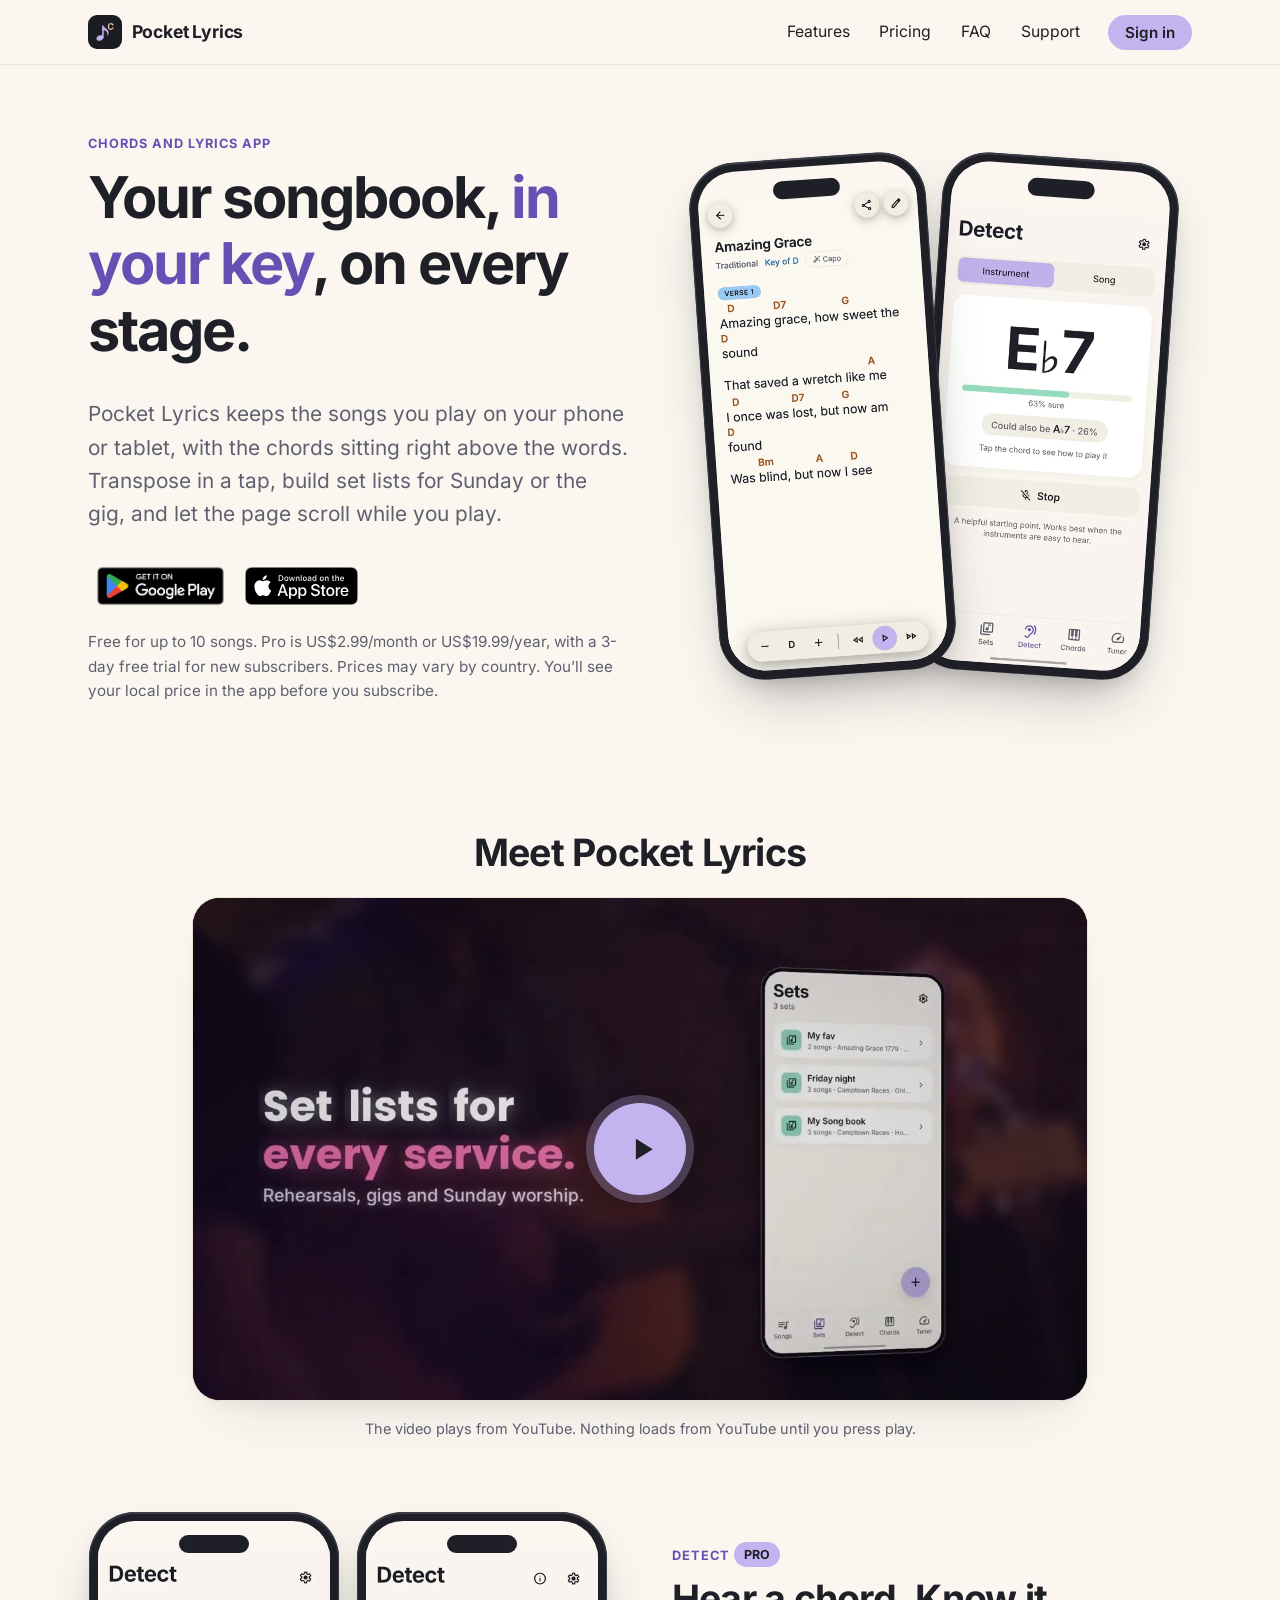
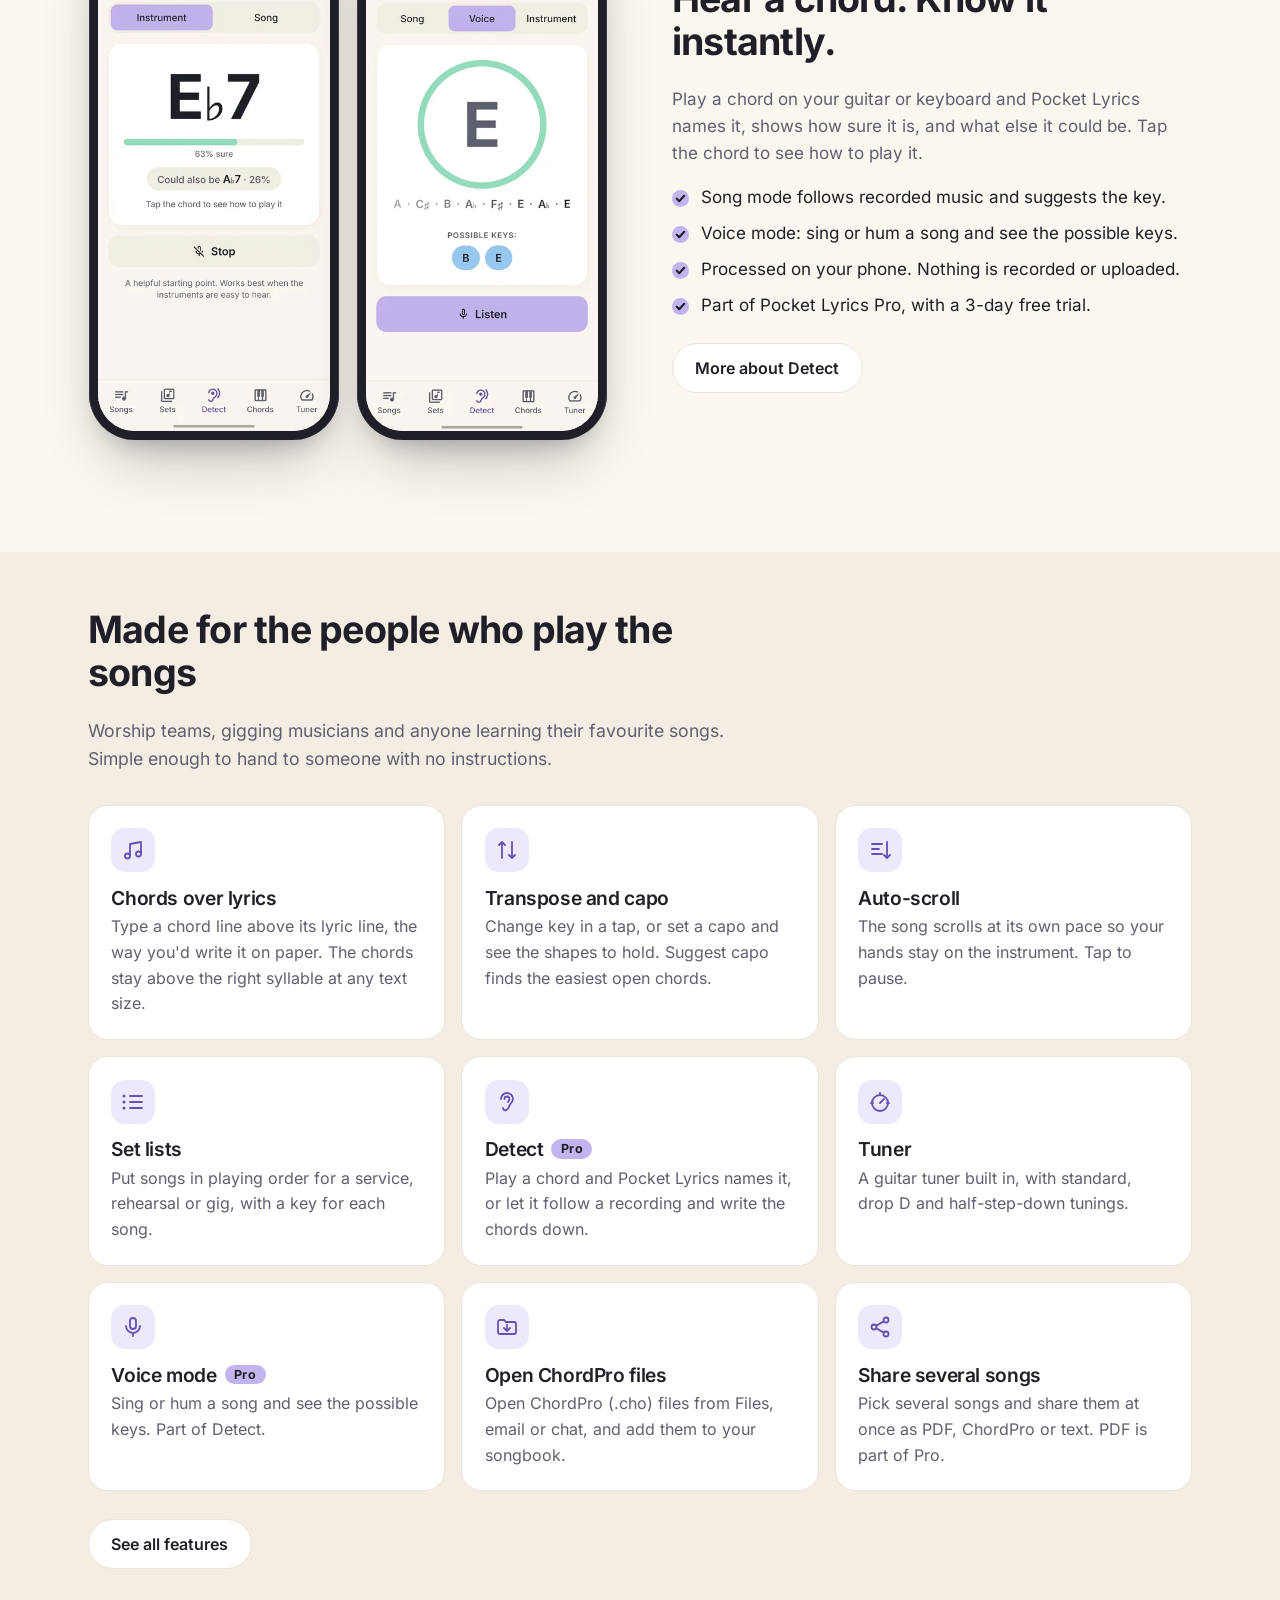
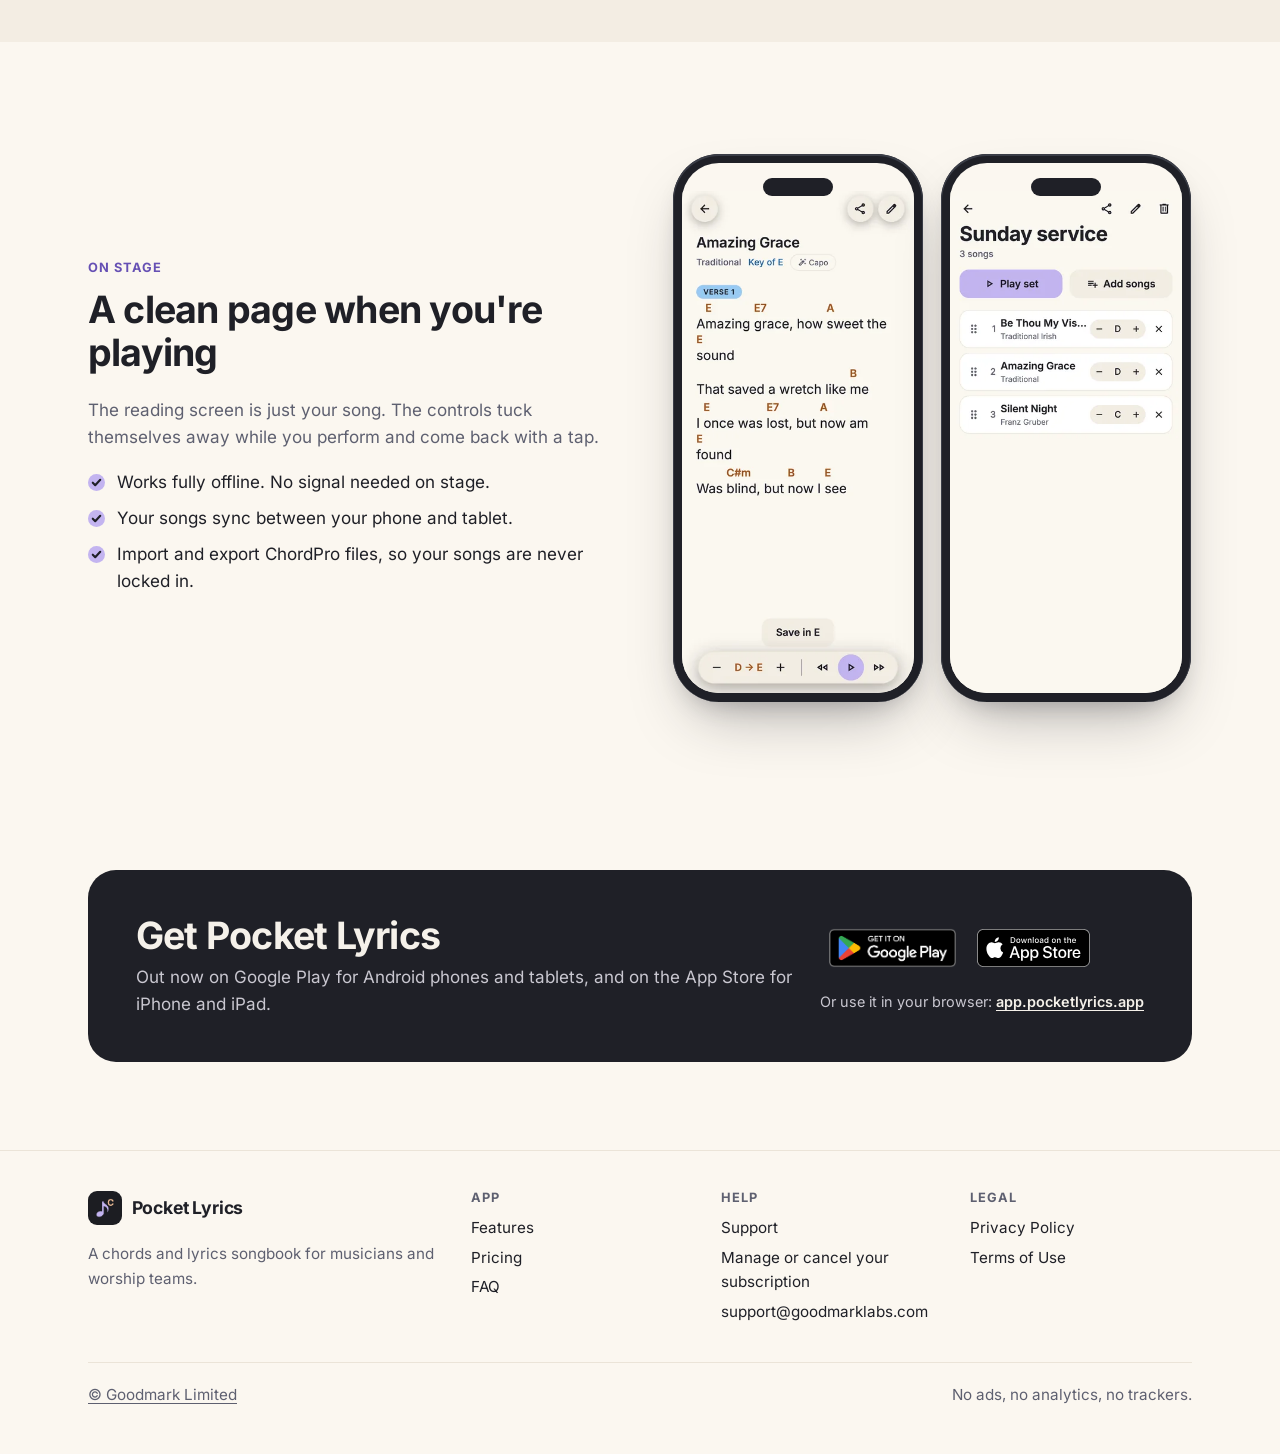
<file: index.html>
<!doctype html>
<html lang="en-NZ">
<head>
  <meta charset="utf-8">
  <meta name="viewport" content="width=device-width, initial-scale=1">
  <title>Pocket Lyrics – chords and lyrics app for musicians and worship teams</title>
  <meta name="description" content="Know the key of any song. Pocket Lyrics listens and finds the key and chords, with chords above lyrics, transpose, auto-scroll, set lists and a tuner.">
  <link rel="canonical" href="https://pocketlyrics.app/">
  <meta name="color-scheme" content="light dark">
  <meta name="theme-color" content="#FBF7F0" media="(prefers-color-scheme: light)">
  <meta name="theme-color" content="#1B1916" media="(prefers-color-scheme: dark)">
  <meta property="og:type" content="website">
  <meta property="og:site_name" content="Pocket Lyrics">
  <meta property="og:title" content="Pocket Lyrics – chords and lyrics app for musicians and worship teams">
  <meta property="og:description" content="Know the key of any song: Pocket Lyrics listens and finds the key and chords. Plus chords above lyrics, transpose, capo, auto-scroll, set lists and a tuner. Free on Google Play and the App Store.">
  <meta property="og:url" content="https://pocketlyrics.app/">
  <meta property="og:image" content="https://pocketlyrics.app/assets/og-key.png">
  <meta property="og:image:width" content="1200">
  <meta property="og:image:height" content="630">
  <meta property="og:image:alt" content="Pocket Lyrics: Know the key of any song. The Amazing Grace song screen in front of the Detect screen showing Key of E♭m.">
  <meta name="apple-itunes-app" content="app-id=6832144730">
  <meta name="twitter:card" content="summary_large_image">
  <meta name="twitter:title" content="Pocket Lyrics – chords and lyrics app for musicians and worship teams">
  <meta name="twitter:description" content="Know the key of any song: Pocket Lyrics listens and finds the key and chords. Plus chords above lyrics, transpose, capo, auto-scroll, set lists and a tuner. Free on Google Play and the App Store.">
  <meta name="twitter:image" content="https://pocketlyrics.app/assets/og-key.png">
  <meta name="twitter:image:alt" content="Pocket Lyrics: Know the key of any song. The Amazing Grace song screen in front of the Detect screen showing Key of E♭m.">
  <link rel="icon" href="/favicon.ico" sizes="48x48">
  <link rel="icon" href="/assets/icons/icon-192.png" type="image/png" sizes="192x192">
  <link rel="apple-touch-icon" href="/assets/icons/icon-180.png">
  <link rel="manifest" href="/manifest.webmanifest">
  <link rel="preload" href="/assets/fonts/Inter-400Regular.woff2" as="font" type="font/woff2" crossorigin>
  <link rel="preload" href="/assets/fonts/Inter-700Bold.woff2" as="font" type="font/woff2" crossorigin>
  <link rel="stylesheet" href="/assets/site.css?v=20261127">
  <script src="/assets/video.js?v=20261125" defer></script>
  <script type="application/ld+json">{"@context":"https://schema.org","@type":"SoftwareApplication","name":"Pocket Lyrics","url":"https://pocketlyrics.app/","description":"A chords and lyrics songbook app for musicians and worship teams: chords over lyrics, transpose, capo, auto-scroll, set lists, chord detection, a chord library and a guitar tuner.","applicationCategory":"MultimediaApplication","applicationSubCategory":"Music","operatingSystem":"iOS, Android","image":"https://pocketlyrics.app/assets/icons/icon-512.png","screenshot":["https://pocketlyrics.app/assets/img/song-780.jpg","https://pocketlyrics.app/assets/img/detect-eb7-780.jpg","https://pocketlyrics.app/assets/img/set-780.jpg"],"installUrl":["https://apps.apple.com/app/id6832144730","https://play.google.com/store/apps/details?id=com.goodmark.pocketlyrics"],"downloadUrl":["https://apps.apple.com/app/id6832144730","https://play.google.com/store/apps/details?id=com.goodmark.pocketlyrics"],"sameAs":["https://apps.apple.com/app/id6832144730","https://play.google.com/store/apps/details?id=com.goodmark.pocketlyrics"],"offers":[{"@type":"Offer","name":"Free download","price":"0","priceCurrency":"USD","description":"Free to download and use for up to 10 songs. Offers in-app purchases: Pocket Lyrics Pro subscriptions."},{"@type":"Offer","name":"Pocket Lyrics Pro (monthly, in-app purchase)","price":"2.99","priceCurrency":"USD"},{"@type":"Offer","name":"Pocket Lyrics Pro (yearly, in-app purchase)","price":"19.99","priceCurrency":"USD"}],"publisher":{"@type":"Organization","name":"Goodmark Limited","url":"https://goodmarklabs.com"}}</script>
  <script type="application/ld+json">{"@context":"https://schema.org","@type":"WebSite","name":"Pocket Lyrics","url":"https://pocketlyrics.app/"}</script>
</head>
<body>
  <a class="skip-link" href="#main">Skip to content</a>
  <header class="site-header">
    <div class="wrap">
      <a class="brand" href="/"><img src="/assets/icons/icon-192.png" alt="" width="34" height="34">Pocket Lyrics</a>
      <nav class="site-nav" aria-label="Main"><ul><li><a href="/features/">Features</a></li><li><a href="/pricing/">Pricing</a></li><li><a href="/faq/">FAQ</a></li><li><a href="/support/">Support</a></li></ul></nav>
      <a class="nav-signin" href="https://app.pocketlyrics.app">Sign in</a>
      <details class="menu"><summary aria-label="Menu">Menu</summary><nav aria-label="Main (small screens)"><ul><li><a href="/" aria-current="page">Home</a></li><li><a href="/features/">Features</a></li><li><a href="/pricing/">Pricing</a></li><li><a href="/faq/">FAQ</a></li><li><a href="/support/">Support</a></li></ul></nav></details>
    </div>
  </header>
  <main id="main">
    <section class="hero">
      <div class="wrap hero-grid">
        <div class="hero-head">
          <span class="eyebrow">Chords and lyrics app</span>
          <h1>Your songbook, <span>in your key</span>, on every stage.</h1>
        </div>
        <p class="lede">Pocket Lyrics keeps the songs you play on your phone or tablet, with the chords sitting right above the words. Transpose in a tap, build set lists for Sunday or the gig, and let the page scroll while you play.</p>
        <div class="store-row hero-badges"><a class="store-badge" href="https://play.google.com/store/apps/details?id=com.goodmark.pocketlyrics"><img src="/assets/badges/google-play.png" alt="Get it on Google Play" width="646" height="250"></a><a class="store-badge" href="https://apps.apple.com/app/id6832144730"><img class="badge-apple" src="/assets/badges/app-store.svg" alt="Download on the App Store" width="120" height="40"></a></div>
        <p class="hero-note">Free for up to 10 songs. Pro is US$2.99/month or US$19.99/year, with a 3-day free trial for new subscribers. Prices may vary by country. You’ll see your local price in the app before you subscribe.</p>
        <div class="hero-phones">
          <div class="phone"><picture><source type="image/webp" srcset="/assets/img/song-390.webp 390w, /assets/img/song-780.webp 780w" sizes="(min-width: 52rem) 250px, 270px"><img src="/assets/img/song-780.jpg" width="390" height="844" alt="Pocket Lyrics showing Amazing Grace with the chords above the lyrics" loading="eager" fetchpriority="high" decoding="async"></picture></div>
          <div class="phone"><picture><source type="image/webp" srcset="/assets/img/detect-eb7-390.webp 390w, /assets/img/detect-eb7-780.webp 780w" sizes="(min-width: 52rem) 250px, 270px"><img src="/assets/img/detect-eb7-780.jpg" width="390" height="810" alt="Detect naming the chord Eb7, 63% sure, could also be Ab7" loading="eager" fetchpriority="high" decoding="async"></picture></div>
        </div>
      </div>
    </section>

    <section class="section section-video" aria-labelledby="video-h">
      <div class="wrap">
        <h2 id="video-h">Meet Pocket Lyrics</h2>
        <div class="video">
          <a class="video-poster" href="https://www.youtube.com/watch?v=nCpOQ9txWtM" data-video-id="nCpOQ9txWtM" data-video-title="Pocket Lyrics full tour" aria-label="Play the Pocket Lyrics tour video (plays from YouTube)">
            <picture><source type="image/webp" srcset="/assets/img/video-poster-640.webp 640w, /assets/img/video-poster-1280.webp 1280w" sizes="(min-width: 60rem) 56rem, 100vw"><img src="/assets/img/video-poster-1280.jpg" width="1280" height="720" alt="" loading="lazy" decoding="async"></picture>
            <span class="video-play" aria-hidden="true"><svg viewBox="0 0 24 24"><path d="M8 5.5v13l10.5-6.5z"/></svg></span>
          </a>
        </div>
        <p class="video-note">The video plays from YouTube. Nothing loads from YouTube until you press play.</p>
      </div>
    </section>

    <section class="section section-detect" aria-labelledby="detect-h">
      <div class="wrap">
        <div class="showcase flip">
          <div class="text">
            <span class="eyebrow">Detect <span class="pill">Pro</span></span>
            <h2 id="detect-h">Hear a chord. Know it instantly.</h2>
            <p>Play a chord on your guitar or keyboard and Pocket Lyrics names it, shows how sure it is, and what else it could be. Tap the chord to see how to play it.</p>
            <ul class="ticks">
              <li>Song mode follows recorded music and suggests the key.</li>
              <li>Voice mode: sing or hum a song and see the possible keys.</li>
              <li>Processed on your phone. Nothing is recorded or uploaded.</li>
              <li>Part of Pocket Lyrics Pro, with a 3-day free trial.</li>
            </ul>
            <p style="margin-top:1.5rem"><a class="btn btn-ghost" href="/features/#detect">More about Detect</a></p>
          </div>
          <div class="shots shots-pair">
            <div class="phone"><picture><source type="image/webp" srcset="/assets/img/detect-eb7-390.webp 390w, /assets/img/detect-eb7-780.webp 780w" sizes="(min-width: 52rem) 250px, 44vw"><img src="/assets/img/detect-eb7-780.jpg" width="390" height="810" alt="Detect in instrument mode naming the chord Eb7, 63% sure" loading="lazy" decoding="async"></picture></div>
            <div class="phone"><picture><source type="image/webp" srcset="/assets/img/voice-390.webp 390w, /assets/img/voice-780.webp 780w" sizes="(min-width: 52rem) 250px, 44vw"><img src="/assets/img/voice-780.jpg" width="390" height="810" alt="Detect in Voice mode showing the sung note E and the possible keys B and E" loading="lazy" decoding="async"></picture></div>
          </div>
        </div>
      </div>
    </section>

    <section class="section section-alt" aria-labelledby="why-h">
      <div class="wrap">
        <div class="section-head">
          <h2 id="why-h">Made for the people who play the songs</h2>
          <p>Worship teams, gigging musicians and anyone learning their favourite songs. Simple enough to hand to someone with no instructions.</p>
        </div>
        <ul class="grid-cards">
          <li class="card"><span class="icon"><svg aria-hidden="true" viewBox="0 0 24 24" fill="none" stroke="currentColor" stroke-width="1.8" stroke-linecap="round" stroke-linejoin="round"><path d="M9 18V6l11-2v12"/><circle cx="6.5" cy="18" r="2.5"/><circle cx="17.5" cy="16" r="2.5"/></svg></span><h3>Chords over lyrics</h3><p>Type a chord line above its lyric line, the way you'd write it on paper. The chords stay above the right syllable at any text size.</p></li>
          <li class="card"><span class="icon"><svg aria-hidden="true" viewBox="0 0 24 24" fill="none" stroke="currentColor" stroke-width="1.8" stroke-linecap="round" stroke-linejoin="round"><path d="M7 4v16M4 7l3-3 3 3"/><path d="M17 20V4M14 17l3 3 3-3"/></svg></span><h3>Transpose and capo</h3><p>Change key in a tap, or set a capo and see the shapes to hold. Suggest capo finds the easiest open chords.</p></li>
          <li class="card"><span class="icon"><svg aria-hidden="true" viewBox="0 0 24 24" fill="none" stroke="currentColor" stroke-width="1.8" stroke-linecap="round" stroke-linejoin="round"><path d="M4 6h10M4 11h7M4 16h10"/><path d="M19 4v16M16 17l3 3 3-3"/></svg></span><h3>Auto-scroll</h3><p>The song scrolls at its own pace so your hands stay on the instrument. Tap to pause.</p></li>
          <li class="card"><span class="icon"><svg aria-hidden="true" viewBox="0 0 24 24" fill="none" stroke="currentColor" stroke-width="1.8" stroke-linecap="round" stroke-linejoin="round"><path d="M9 6h12M9 12h12M9 18h12"/><path d="M3 6h.01M3 12h.01M3 18h.01" stroke-width="3"/></svg></span><h3>Set lists</h3><p>Put songs in playing order for a service, rehearsal or gig, with a key for each song.</p></li>
          <li class="card"><span class="icon"><svg aria-hidden="true" viewBox="0 0 24 24" fill="none" stroke="currentColor" stroke-width="1.8" stroke-linecap="round" stroke-linejoin="round"><path d="M6 9a6 6 0 1 1 12 0c0 3-2 4-3 5.5S14 18 12 19.5 8 20 8 18"/><path d="M9.5 9a2.5 2.5 0 0 1 5 0c0 1.5-1.5 2-1.5 3"/></svg></span><h3>Detect <span class="pill">Pro</span></h3><p>Play a chord and Pocket Lyrics names it, or let it follow a recording and write the chords down.</p></li>
          <li class="card"><span class="icon"><svg aria-hidden="true" viewBox="0 0 24 24" fill="none" stroke="currentColor" stroke-width="1.8" stroke-linecap="round" stroke-linejoin="round"><circle cx="12" cy="13" r="8"/><path d="M12 13l4-4"/><path d="M12 3v2M3 13h2M19 13h2"/></svg></span><h3>Tuner</h3><p>A guitar tuner built in, with standard, drop D and half-step-down tunings.</p></li>
          <li class="card"><span class="icon"><svg aria-hidden="true" viewBox="0 0 24 24" fill="none" stroke="currentColor" stroke-width="1.8" stroke-linecap="round" stroke-linejoin="round"><rect x="9" y="3" width="6" height="11" rx="3"/><path d="M5 11a7 7 0 0 0 14 0M12 18v3"/></svg></span><h3>Voice mode <span class="pill">Pro</span></h3><p>Sing or hum a song and see the possible keys. Part of Detect.</p></li>
          <li class="card"><span class="icon"><svg aria-hidden="true" viewBox="0 0 24 24" fill="none" stroke="currentColor" stroke-width="1.8" stroke-linecap="round" stroke-linejoin="round"><path d="M3 7a2 2 0 0 1 2-2h4l2 2h8a2 2 0 0 1 2 2v8a2 2 0 0 1-2 2H5a2 2 0 0 1-2-2z"/><path d="M12 10v6M9 13l3 3 3-3"/></svg></span><h3>Open ChordPro files</h3><p>Open ChordPro (.cho) files from Files, email or chat, and add them to your songbook.</p></li>
          <li class="card"><span class="icon"><svg aria-hidden="true" viewBox="0 0 24 24" fill="none" stroke="currentColor" stroke-width="1.8" stroke-linecap="round" stroke-linejoin="round"><circle cx="18" cy="5" r="2.5"/><circle cx="6" cy="12" r="2.5"/><circle cx="18" cy="19" r="2.5"/><path d="M8.2 10.8l7.6-4.4M8.2 13.2l7.6 4.4"/></svg></span><h3>Share several songs</h3><p>Pick several songs and share them at once as PDF, ChordPro or text. PDF is part of Pro.</p></li>
        </ul>
        <p style="margin-top:1.75rem"><a class="btn btn-ghost" href="/features/">See all features</a></p>
      </div>
    </section>

    <section class="section" aria-labelledby="stage-h">
      <div class="wrap">
        <div class="showcase">
          <div class="text">
            <span class="eyebrow">On stage</span>
            <h2 id="stage-h">A clean page when you're playing</h2>
            <p>The reading screen is just your song. The controls tuck themselves away while you perform and come back with a tap.</p>
            <ul class="ticks">
              <li>Works fully offline. No signal needed on stage.</li>
              <li>Your songs sync between your phone and tablet.</li>
              <li>Import and export ChordPro files, so your songs are never locked in.</li>
            </ul>
          </div>
          <div class="shots">
            <div class="phone"><picture><source type="image/webp" srcset="/assets/img/transpose-390.webp 390w, /assets/img/transpose-780.webp 780w" sizes="(min-width: 52rem) 250px, 270px"><img src="/assets/img/transpose-780.jpg" width="390" height="844" alt="Amazing Grace transposed from D to E, with the Save in E button" loading="lazy" decoding="async"></picture></div>
            <div class="phone"><picture><source type="image/webp" srcset="/assets/img/set-390.webp 390w, /assets/img/set-780.webp 780w" sizes="(min-width: 52rem) 250px, 270px"><img src="/assets/img/set-780.jpg" width="390" height="844" alt="A set list called Sunday service with three songs and a key for each" loading="lazy" decoding="async"></picture></div>
          </div>
        </div>
      </div>
    </section>

    <section class="section" aria-labelledby="get-h">
      <div class="wrap">
        <div class="cta">
          <div>
            <h2 id="get-h">Get Pocket Lyrics</h2>
            <p>Out now on Google Play for Android phones and tablets, and on the App Store for iPhone and iPad.</p>
          </div>
          <div class="get-links"><div class="store-row "><a class="store-badge" href="https://play.google.com/store/apps/details?id=com.goodmark.pocketlyrics"><img src="/assets/badges/google-play.png" alt="Get it on Google Play" width="646" height="250"></a><a class="store-badge" href="https://apps.apple.com/app/id6832144730"><img class="badge-apple" src="/assets/badges/app-store.svg" alt="Download on the App Store" width="120" height="40"></a></div><p class="web-app">Or use it in your browser: <a href="https://app.pocketlyrics.app">app.pocketlyrics.app</a></p></div>
        </div>
      </div>
    </section>
  </main>
  <footer class="site-footer">
    <div class="wrap">
      <div class="footer-grid">
        <div class="footer-brand">
          <a class="brand" href="/"><img src="/assets/icons/icon-192.png" alt="" width="34" height="34">Pocket Lyrics</a>
          <p>A chords and lyrics songbook for musicians and worship teams.</p>
        </div>
        <div>
          <h2>App</h2>
          <ul>
            <li><a href="/features/">Features</a></li>
            <li><a href="/pricing/">Pricing</a></li>
            <li><a href="/faq/">FAQ</a></li>
          </ul>
        </div>
        <div>
          <h2>Help</h2>
          <ul>
            <li><a href="/support/">Support</a></li>
            <li><a href="/manage-subscription/">Manage or cancel your subscription</a></li>
            <li><a href="mailto:support@goodmarklabs.com">support@goodmarklabs.com</a></li>
          </ul>
        </div>
        <div>
          <h2>Legal</h2>
          <ul>
            <li><a href="/privacy/">Privacy Policy</a></li>
            <li><a href="/terms/">Terms of Use</a></li>
          </ul>
        </div>
      </div>
      <div class="footer-bottom">
        <p><a href="https://goodmarklabs.com">&copy; Goodmark Limited</a></p>
        <p>No ads, no analytics, no trackers.</p>
      </div>
    </div>
  </footer>
</body>
</html>
</file>
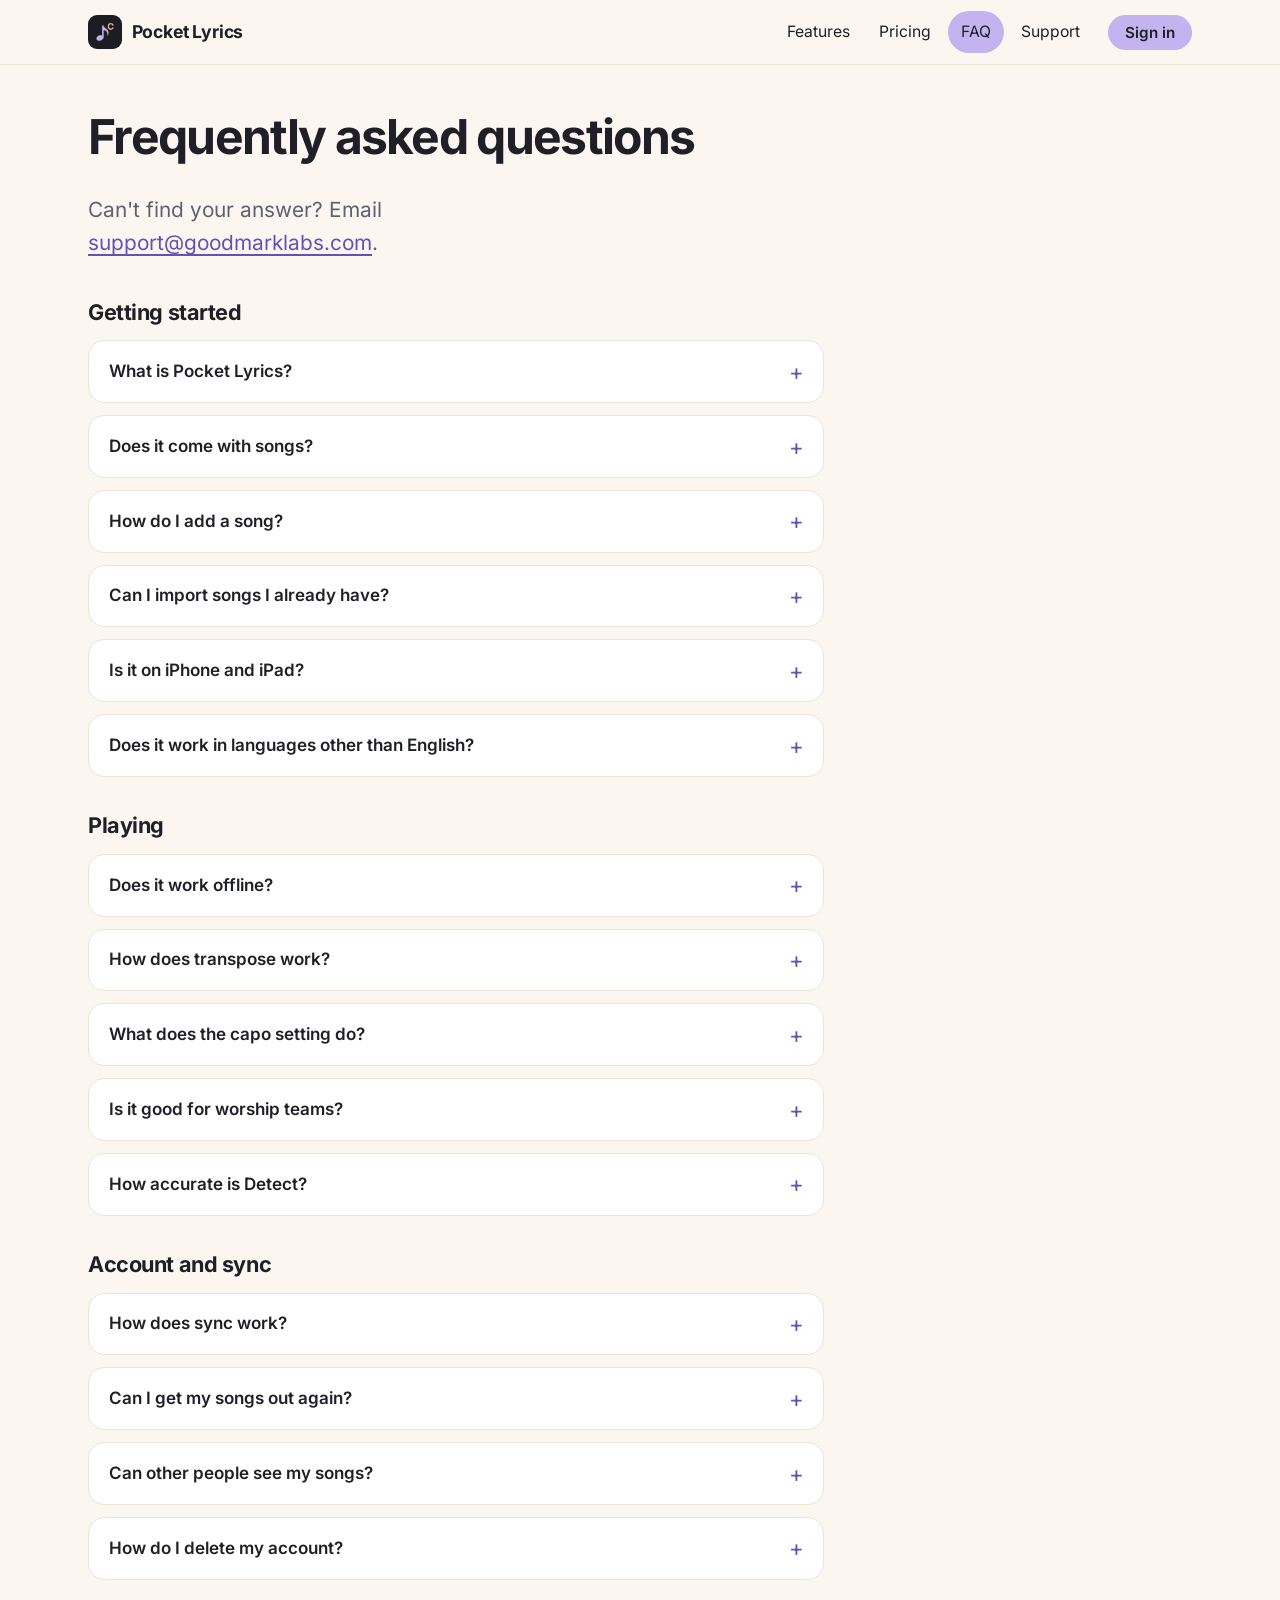
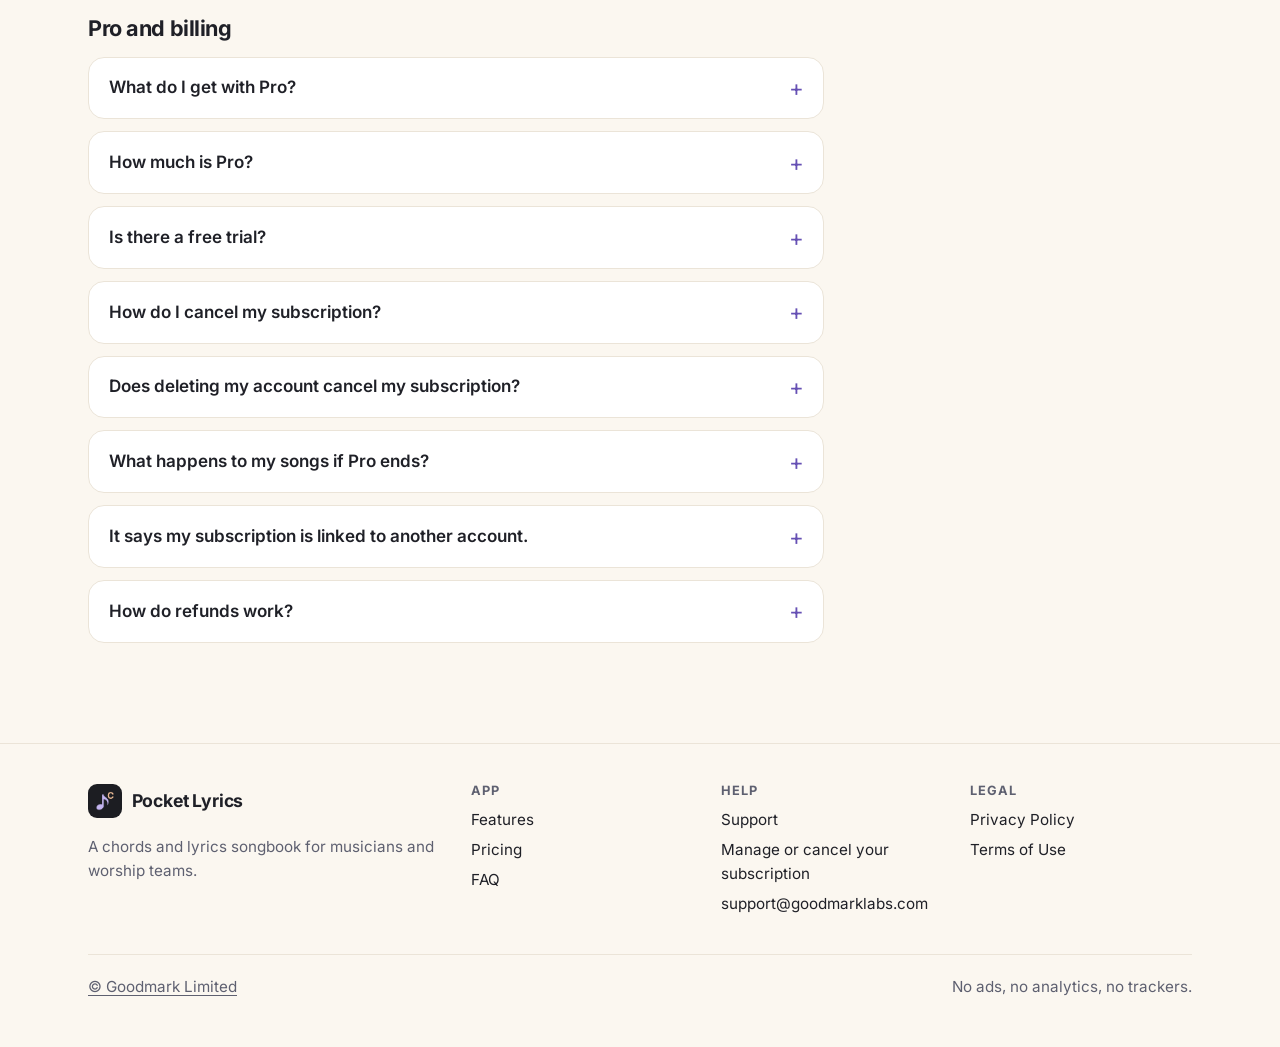
<file: faq/index.html>
<!doctype html>
<html lang="en-NZ">
<head>
  <meta charset="utf-8">
  <meta name="viewport" content="width=device-width, initial-scale=1">
  <title>FAQ – chords and lyrics app questions | Pocket Lyrics</title>
  <meta name="description" content="Answers about Pocket Lyrics: adding and importing songs, transpose chords and capo, set lists for worship teams, offline use, sync, Pro pricing, the free trial and cancelling.">
  <link rel="canonical" href="https://pocketlyrics.app/faq/">
  <meta name="color-scheme" content="light dark">
  <meta name="theme-color" content="#FBF7F0" media="(prefers-color-scheme: light)">
  <meta name="theme-color" content="#1B1916" media="(prefers-color-scheme: dark)">
  <meta property="og:type" content="website">
  <meta property="og:site_name" content="Pocket Lyrics">
  <meta property="og:title" content="FAQ – chords and lyrics app questions | Pocket Lyrics">
  <meta property="og:description" content="Answers about Pocket Lyrics: adding and importing songs, transpose chords and capo, set lists for worship teams, offline use, sync, Pro pricing, the free trial and cancelling.">
  <meta property="og:url" content="https://pocketlyrics.app/faq/">
  <meta property="og:image" content="https://pocketlyrics.app/assets/og-key.png">
  <meta property="og:image:width" content="1200">
  <meta property="og:image:height" content="630">
  <meta property="og:image:alt" content="Pocket Lyrics: Know the key of any song. The Amazing Grace song screen in front of the Detect screen showing Key of E♭m.">
  <meta name="apple-itunes-app" content="app-id=6832144730">
  <meta name="twitter:card" content="summary_large_image">
  <meta name="twitter:title" content="FAQ – chords and lyrics app questions | Pocket Lyrics">
  <meta name="twitter:description" content="Answers about Pocket Lyrics: adding and importing songs, transpose chords and capo, set lists for worship teams, offline use, sync, Pro pricing, the free trial and cancelling.">
  <meta name="twitter:image" content="https://pocketlyrics.app/assets/og-key.png">
  <meta name="twitter:image:alt" content="Pocket Lyrics: Know the key of any song. The Amazing Grace song screen in front of the Detect screen showing Key of E♭m.">
  <link rel="icon" href="/favicon.ico" sizes="48x48">
  <link rel="icon" href="/assets/icons/icon-192.png" type="image/png" sizes="192x192">
  <link rel="apple-touch-icon" href="/assets/icons/icon-180.png">
  <link rel="manifest" href="/manifest.webmanifest">
  <link rel="preload" href="/assets/fonts/Inter-400Regular.woff2" as="font" type="font/woff2" crossorigin>
  <link rel="preload" href="/assets/fonts/Inter-700Bold.woff2" as="font" type="font/woff2" crossorigin>
  <link rel="stylesheet" href="/assets/site.css?v=20261127">
  <script type="application/ld+json">{"@context":"https://schema.org","@type":"FAQPage","mainEntity":[{"@type":"Question","name":"What is Pocket Lyrics?","acceptedAnswer":{"@type":"Answer","text":"A chords and lyrics songbook for your phone and tablet. You add the songs you play, with the chords above the words, and read them on stage. It also has set lists, transpose and capo, auto-scroll, chord detection, a chords library and a tuner."}},{"@type":"Question","name":"Does it come with songs?","acceptedAnswer":{"@type":"Answer","text":"No. Pocket Lyrics never downloads lyrics or chords from the internet. You type or paste in your own songs, or import files you already have."}},{"@type":"Question","name":"How do I add a song?","acceptedAnswer":{"@type":"Answer","text":"Tap + on the Songs tab, then type or paste your song with each chord line directly above its lyric line, like a chord sheet. Pocket Lyrics keeps the chords lined up with the words."}},{"@type":"Question","name":"Can I import songs I already have?","acceptedAnswer":{"@type":"Answer","text":"Yes. Pocket Lyrics imports ChordPro (.cho) files and plain text files with chords written above the lyrics. Go to Settings > Import & export."}},{"@type":"Question","name":"Is it on iPhone and iPad?","acceptedAnswer":{"@type":"Answer","text":"Yes. Pocket Lyrics is on the App Store for iPhone and iPad, and on Google Play for Android."}},{"@type":"Question","name":"Does it work in languages other than English?","acceptedAnswer":{"@type":"Answer","text":"Yes. Songs can be in any language and script, and chords are placed so they never split a character."}},{"@type":"Question","name":"Does it work offline?","acceptedAnswer":{"@type":"Answer","text":"Yes. Each device keeps a copy of your songbook, so you can open songs, read charts and edit with no connection. Anything you change is synced when you are back online. The tuner and chord detection also run entirely on the device."}},{"@type":"Question","name":"How does transpose work?","acceptedAnswer":{"@type":"Answer","text":"Use − and + on the reading screen to move the song to a new key. Pocket Lyrics remembers the new key for that song, so it opens in that key next time. It only changes what you see, so your saved chords stay as they are."}},{"@type":"Question","name":"What does the capo setting do?","acceptedAnswer":{"@type":"Answer","text":"Set a capo and the chords show the shapes to hold, while the song still sounds in its key. Suggest capo finds the easiest open-chord shapes for the song."}},{"@type":"Question","name":"Is it good for worship teams?","acceptedAnswer":{"@type":"Answer","text":"Yes. Build a set list for each service in playing order, choose a key for each song without changing the song itself, and share the set as a PDF (Pro) or ChordPro file with the band."}},{"@type":"Question","name":"How accurate is Detect?","acceptedAnswer":{"@type":"Answer","text":"Detect is a helpful starting point, not a replacement for your ears. It works best when the instruments are easy to hear and can be wrong with busy music or in a noisy room. Sound is processed on your phone and never recorded or uploaded."}},{"@type":"Question","name":"How does sync work?","acceptedAnswer":{"@type":"Answer","text":"Your songs and sets are saved to your account, so signing in on another phone or tablet brings them across. Changes you make on one device appear on the others when they next connect."}},{"@type":"Question","name":"Can I get my songs out again?","acceptedAnswer":{"@type":"Answer","text":"At any time. Settings > Import & export > Export all songs gives you a ChordPro file containing your whole library, which you can open in any text editor or import into another app."}},{"@type":"Question","name":"Can other people see my songs?","acceptedAnswer":{"@type":"Answer","text":"No. Your songs and sets are private to your account. There are no ads, analytics or trackers. The Privacy Policy has the full picture."}},{"@type":"Question","name":"How do I delete my account?","acceptedAnswer":{"@type":"Answer","text":"In the app: Settings > Delete account. This permanently removes your account, songs and sets. If you cannot open the app, email support@goodmarklabs.com from your account’s email address. Full instructions are on the delete account page."}},{"@type":"Question","name":"What do I get with Pro?","acceptedAnswer":{"@type":"Answer","text":"Unlimited songs, Detect (including Voice mode), chord charts (the Chords library and chord diagrams in your songs) and PDF export. Everything else, including set lists, transpose, capo, auto-scroll and the tuner, is free. See Pricing."}},{"@type":"Question","name":"How much is Pro?","acceptedAnswer":{"@type":"Answer","text":"US$2.99 a month or US$19.99 a year, with a 3-day free trial for new subscribers. Prices may vary by country. You’ll see your local price in the app before you subscribe."}},{"@type":"Question","name":"Is there a free trial?","acceptedAnswer":{"@type":"Answer","text":"Yes. New subscribers get a 3-day free trial. If you don’t cancel before it ends, the subscription starts and the store charges you. The store decides who qualifies, normally once per store account."}},{"@type":"Question","name":"How do I cancel my subscription?","acceptedAnswer":{"@type":"Answer","text":"In Google Play or your Apple ID settings, or from the app at Settings > Manage subscription. Cancelling stops future charges, and Pro stays until the end of the period you’ve paid for. Step-by-step: Manage or cancel your subscription."}},{"@type":"Question","name":"Does deleting my account cancel my subscription?","acceptedAnswer":{"@type":"Answer","text":"No. The subscription belongs to your App Store or Google Play account, so cancel it there first, or you will keep being charged."}},{"@type":"Question","name":"What happens to my songs if Pro ends?","acceptedAnswer":{"@type":"Answer","text":"Nothing is deleted or hidden. You can still read, play and export every song. While you have more than 10 songs you can’t add new ones, and the Pro tools lock until you subscribe again."}},{"@type":"Question","name":"It says my subscription is linked to another account.","acceptedAnswer":{"@type":"Answer","text":"Pro stays with the Pocket Lyrics account you subscribed on. Sign in with that account, or email support@goodmarklabs.com from the account you are using now and we will move it for you."}},{"@type":"Question","name":"How do refunds work?","acceptedAnswer":{"@type":"Answer","text":"Payments go through Google Play or the App Store, so refunds are handled by them under their own policies."}}]}</script>
</head>
<body>
  <a class="skip-link" href="#main">Skip to content</a>
  <header class="site-header">
    <div class="wrap">
      <a class="brand" href="/"><img src="/assets/icons/icon-192.png" alt="" width="34" height="34">Pocket Lyrics</a>
      <nav class="site-nav" aria-label="Main"><ul><li><a href="/features/">Features</a></li><li><a href="/pricing/">Pricing</a></li><li><a href="/faq/" aria-current="page">FAQ</a></li><li><a href="/support/">Support</a></li></ul></nav>
      <a class="nav-signin" href="https://app.pocketlyrics.app">Sign in</a>
      <details class="menu"><summary aria-label="Menu">Menu</summary><nav aria-label="Main (small screens)"><ul><li><a href="/">Home</a></li><li><a href="/features/">Features</a></li><li><a href="/pricing/">Pricing</a></li><li><a href="/faq/" aria-current="page">FAQ</a></li><li><a href="/support/">Support</a></li></ul></nav></details>
    </div>
  </header>
  <main id="main">
    <div class="page-head">
      <div class="wrap">
        <h1>Frequently asked questions</h1>
        <p class="lede">Can't find your answer? Email <a href="mailto:support@goodmarklabs.com">support@goodmarklabs.com</a>.</p>
      </div>
    </div>
    <section class="section" style="padding-top:1rem" aria-label="Questions">
      <div class="wrap">
        <div class="faq">
          <h2>Getting started</h2>
          <details><summary>What is Pocket Lyrics?</summary><div><p>A chords and lyrics songbook for your phone and tablet. You add the songs you play, with the chords above the words, and read them on stage. It also has set lists, transpose and capo, auto-scroll, chord detection, a chords library and a tuner.</p></div></details>
          <details><summary>Does it come with songs?</summary><div><p>No. Pocket Lyrics never downloads lyrics or chords from the internet. You type or paste in your own songs, or import files you already have.</p></div></details>
          <details><summary>How do I add a song?</summary><div><p>Tap + on the Songs tab, then type or paste your song with each chord line directly above its lyric line, like a chord sheet. Pocket Lyrics keeps the chords lined up with the words.</p></div></details>
          <details><summary>Can I import songs I already have?</summary><div><p>Yes. Pocket Lyrics imports ChordPro (.cho) files and plain text files with chords written above the lyrics. Go to Settings &gt; Import &amp; export.</p></div></details>
          <details><summary>Is it on iPhone and iPad?</summary><div><p>Yes. Pocket Lyrics is on the <a href="https://apps.apple.com/app/id6832144730">App Store</a> for iPhone and iPad, and on <a href="https://play.google.com/store/apps/details?id=com.goodmark.pocketlyrics">Google Play</a> for Android.</p></div></details>
          <details><summary>Does it work in languages other than English?</summary><div><p>Yes. Songs can be in any language and script, and chords are placed so they never split a character.</p></div></details>
          <h2>Playing</h2>
          <details><summary>Does it work offline?</summary><div><p>Yes. Each device keeps a copy of your songbook, so you can open songs, read charts and edit with no connection. Anything you change is synced when you are back online. The tuner and chord detection also run entirely on the device.</p></div></details>
          <details><summary>How does transpose work?</summary><div><p>Use − and + on the reading screen to move the song to a new key. Pocket Lyrics remembers the new key for that song, so it opens in that key next time. It only changes what you see, so your saved chords stay as they are.</p></div></details>
          <details><summary>What does the capo setting do?</summary><div><p>Set a capo and the chords show the shapes to hold, while the song still sounds in its key. <em>Suggest capo</em> finds the easiest open-chord shapes for the song.</p></div></details>
          <details><summary>Is it good for worship teams?</summary><div><p>Yes. Build a set list for each service in playing order, choose a key for each song without changing the song itself, and share the set as a PDF (Pro) or ChordPro file with the band.</p></div></details>
          <details><summary>How accurate is Detect?</summary><div><p>Detect is a helpful starting point, not a replacement for your ears. It works best when the instruments are easy to hear and can be wrong with busy music or in a noisy room. Sound is processed on your phone and never recorded or uploaded.</p></div></details>
          <h2>Account and sync</h2>
          <details><summary>How does sync work?</summary><div><p>Your songs and sets are saved to your account, so signing in on another phone or tablet brings them across. Changes you make on one device appear on the others when they next connect.</p></div></details>
          <details><summary>Can I get my songs out again?</summary><div><p>At any time. Settings &gt; Import &amp; export &gt; Export all songs gives you a ChordPro file containing your whole library, which you can open in any text editor or import into another app.</p></div></details>
          <details><summary>Can other people see my songs?</summary><div><p>No. Your songs and sets are private to your account. There are no ads, analytics or trackers. The <a href="/privacy/">Privacy Policy</a> has the full picture.</p></div></details>
          <details><summary>How do I delete my account?</summary><div><p>In the app: Settings &gt; Delete account. This permanently removes your account, songs and sets. If you cannot open the app, email <a href="mailto:support@goodmarklabs.com">support@goodmarklabs.com</a> from your account’s email address. Full instructions are on the <a href="https://goodmarklabs.com/pocket-lyrics/delete-account/">delete account page</a>.</p></div></details>
          <h2>Pro and billing</h2>
          <details><summary>What do I get with Pro?</summary><div><p>Unlimited songs, Detect (including Voice mode), chord charts (the Chords library and chord diagrams in your songs) and PDF export. Everything else, including set lists, transpose, capo, auto-scroll and the tuner, is free. See <a href="/pricing/">Pricing</a>.</p></div></details>
          <details><summary>How much is Pro?</summary><div><p>US$2.99 a month or US$19.99 a year, with a 3-day free trial for new subscribers. Prices may vary by country. You’ll see your local price in the app before you subscribe.</p></div></details>
          <details><summary>Is there a free trial?</summary><div><p>Yes. New subscribers get a 3-day free trial. If you don’t cancel before it ends, the subscription starts and the store charges you. The store decides who qualifies, normally once per store account.</p></div></details>
          <details><summary>How do I cancel my subscription?</summary><div><p>In Google Play or your Apple ID settings, or from the app at Settings &gt; Manage subscription. Cancelling stops future charges, and Pro stays until the end of the period you’ve paid for. Step-by-step: <a href="/manage-subscription/">Manage or cancel your subscription</a>.</p></div></details>
          <details><summary>Does deleting my account cancel my subscription?</summary><div><p>No. The subscription belongs to your App Store or Google Play account, so cancel it there first, or you will keep being charged.</p></div></details>
          <details><summary>What happens to my songs if Pro ends?</summary><div><p>Nothing is deleted or hidden. You can still read, play and export every song. While you have more than 10 songs you can’t add new ones, and the Pro tools lock until you subscribe again.</p></div></details>
          <details><summary>It says my subscription is linked to another account.</summary><div><p>Pro stays with the Pocket Lyrics account you subscribed on. Sign in with that account, or email <a href="mailto:support@goodmarklabs.com?subject=Pro%20linked%20to%20another%20account">support@goodmarklabs.com</a> from the account you are using now and we will move it for you.</p></div></details>
          <details><summary>How do refunds work?</summary><div><p>Payments go through Google Play or the App Store, so refunds are handled by them under their own policies.</p></div></details>
        </div>
      </div>
    </section>
  </main>
  <footer class="site-footer">
    <div class="wrap">
      <div class="footer-grid">
        <div class="footer-brand">
          <a class="brand" href="/"><img src="/assets/icons/icon-192.png" alt="" width="34" height="34">Pocket Lyrics</a>
          <p>A chords and lyrics songbook for musicians and worship teams.</p>
        </div>
        <div>
          <h2>App</h2>
          <ul>
            <li><a href="/features/">Features</a></li>
            <li><a href="/pricing/">Pricing</a></li>
            <li><a href="/faq/">FAQ</a></li>
          </ul>
        </div>
        <div>
          <h2>Help</h2>
          <ul>
            <li><a href="/support/">Support</a></li>
            <li><a href="/manage-subscription/">Manage or cancel your subscription</a></li>
            <li><a href="mailto:support@goodmarklabs.com">support@goodmarklabs.com</a></li>
          </ul>
        </div>
        <div>
          <h2>Legal</h2>
          <ul>
            <li><a href="/privacy/">Privacy Policy</a></li>
            <li><a href="/terms/">Terms of Use</a></li>
          </ul>
        </div>
      </div>
      <div class="footer-bottom">
        <p><a href="https://goodmarklabs.com">&copy; Goodmark Limited</a></p>
        <p>No ads, no analytics, no trackers.</p>
      </div>
    </div>
  </footer>
</body>
</html>
</file>
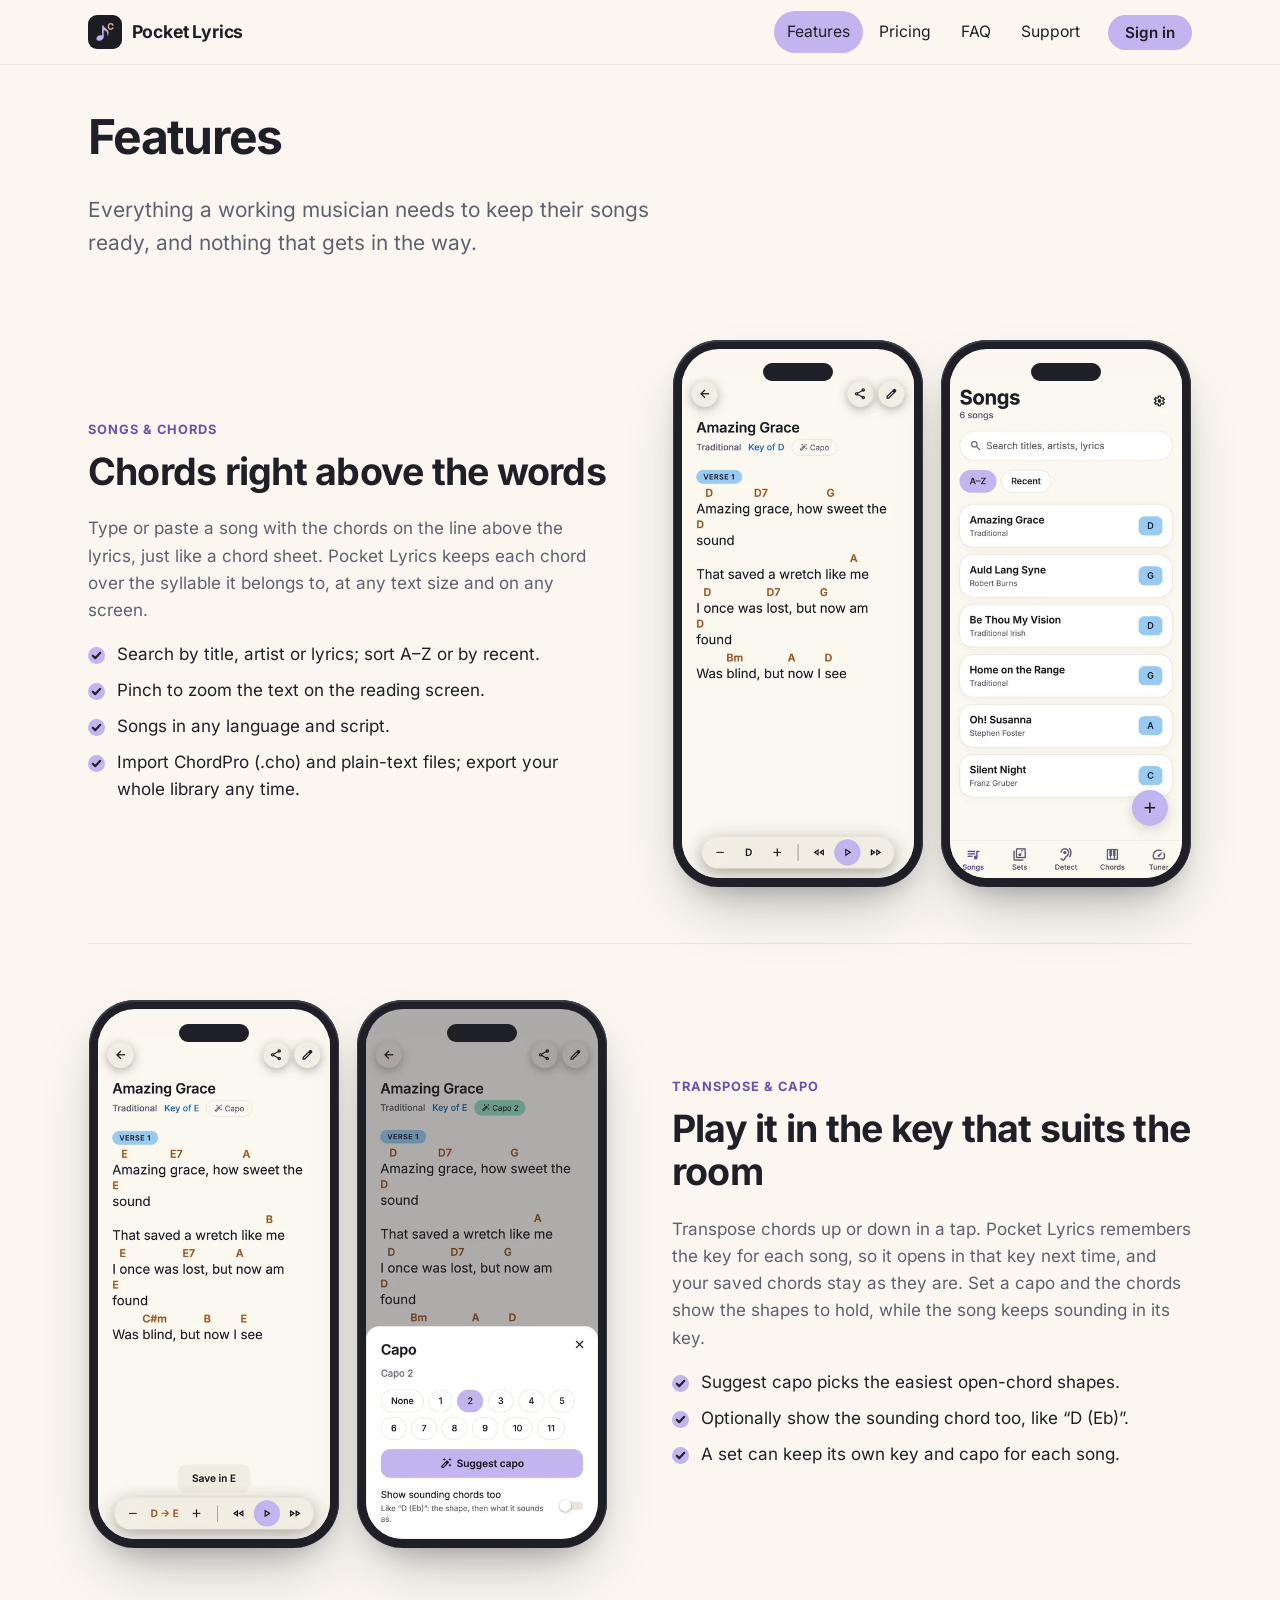
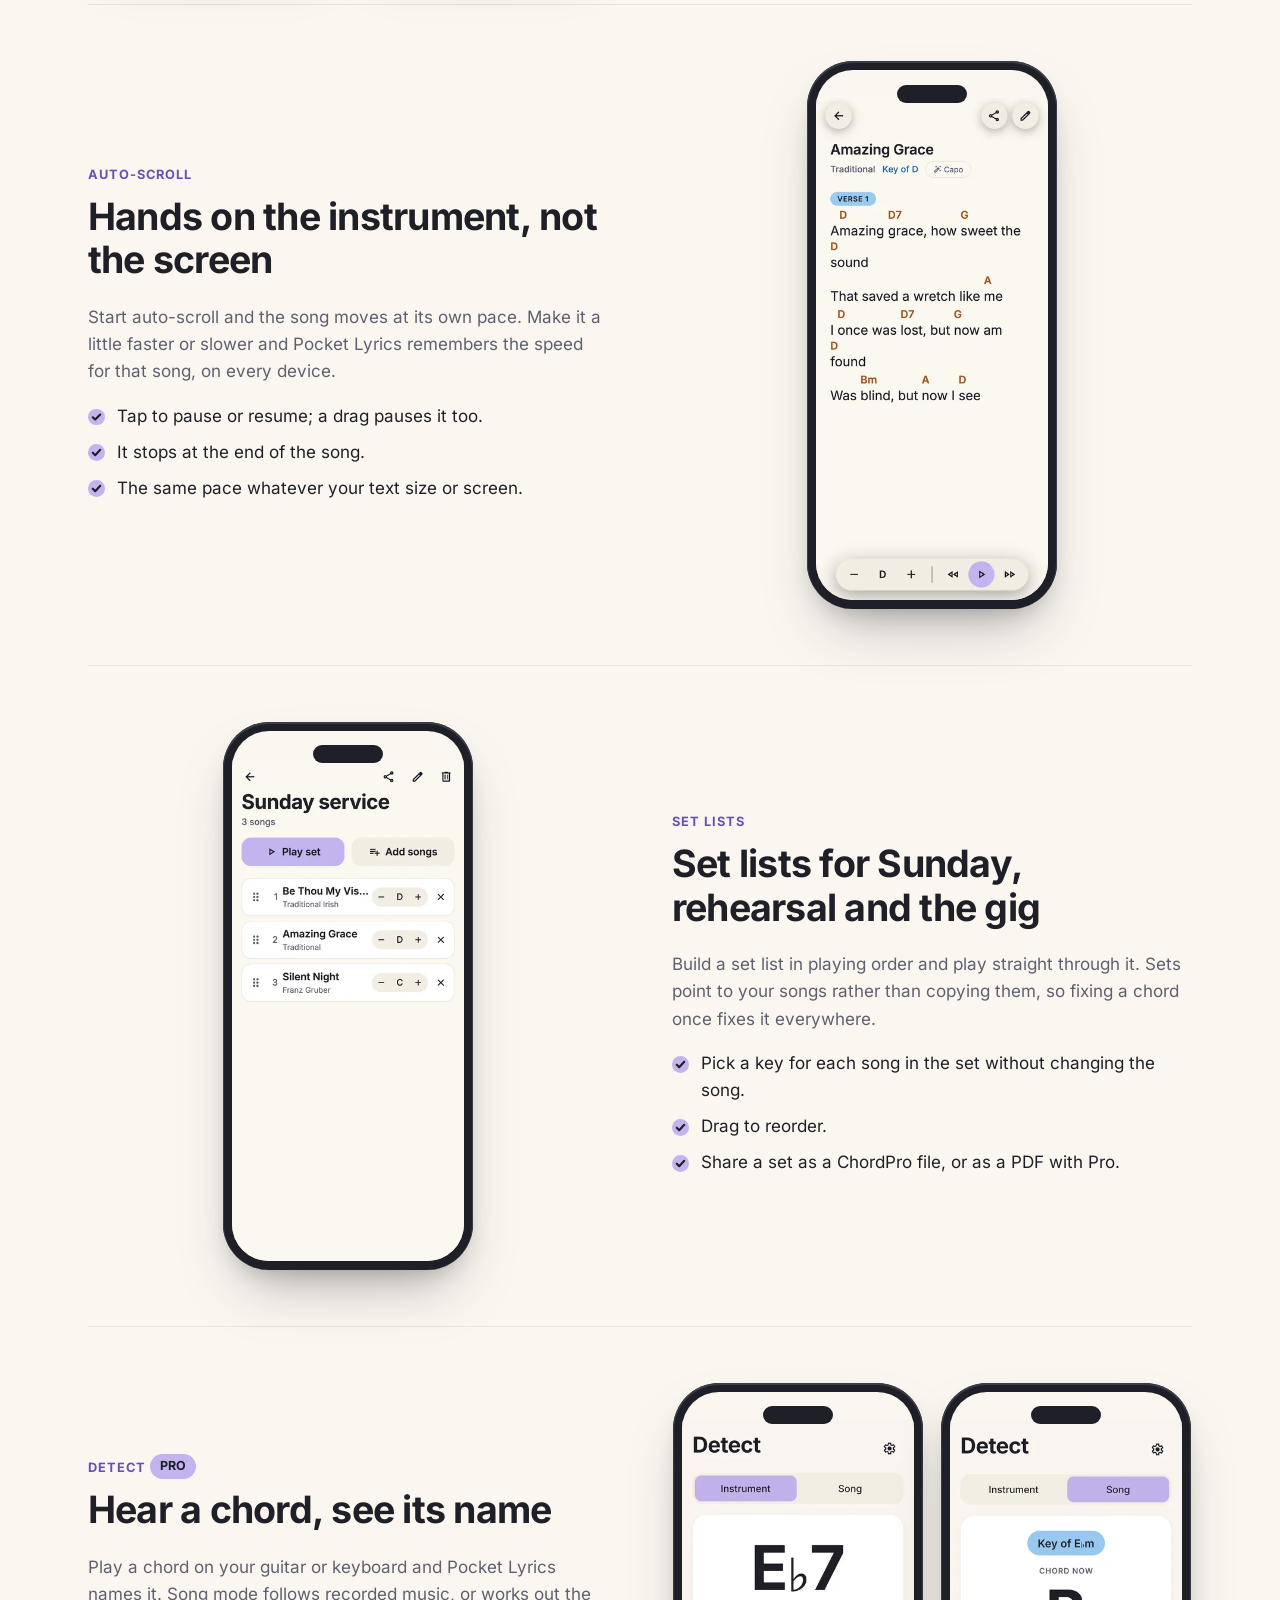
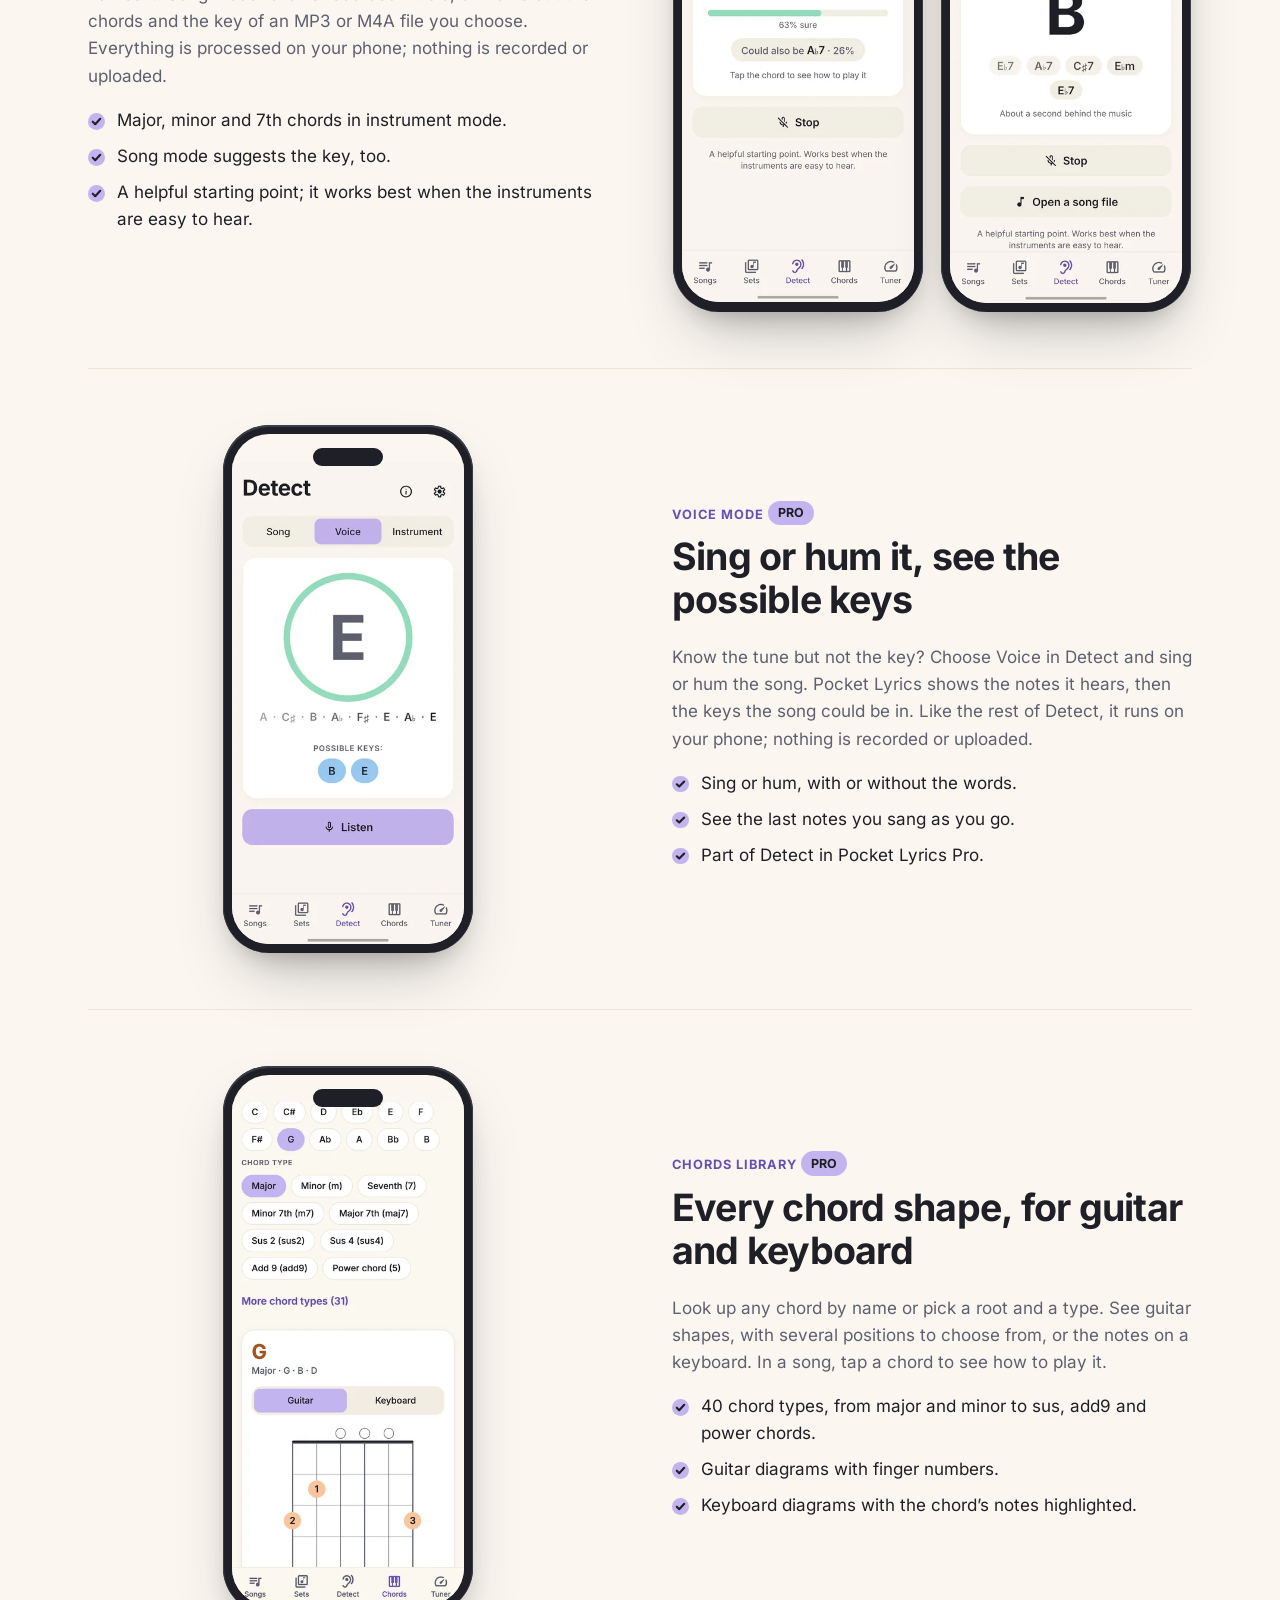
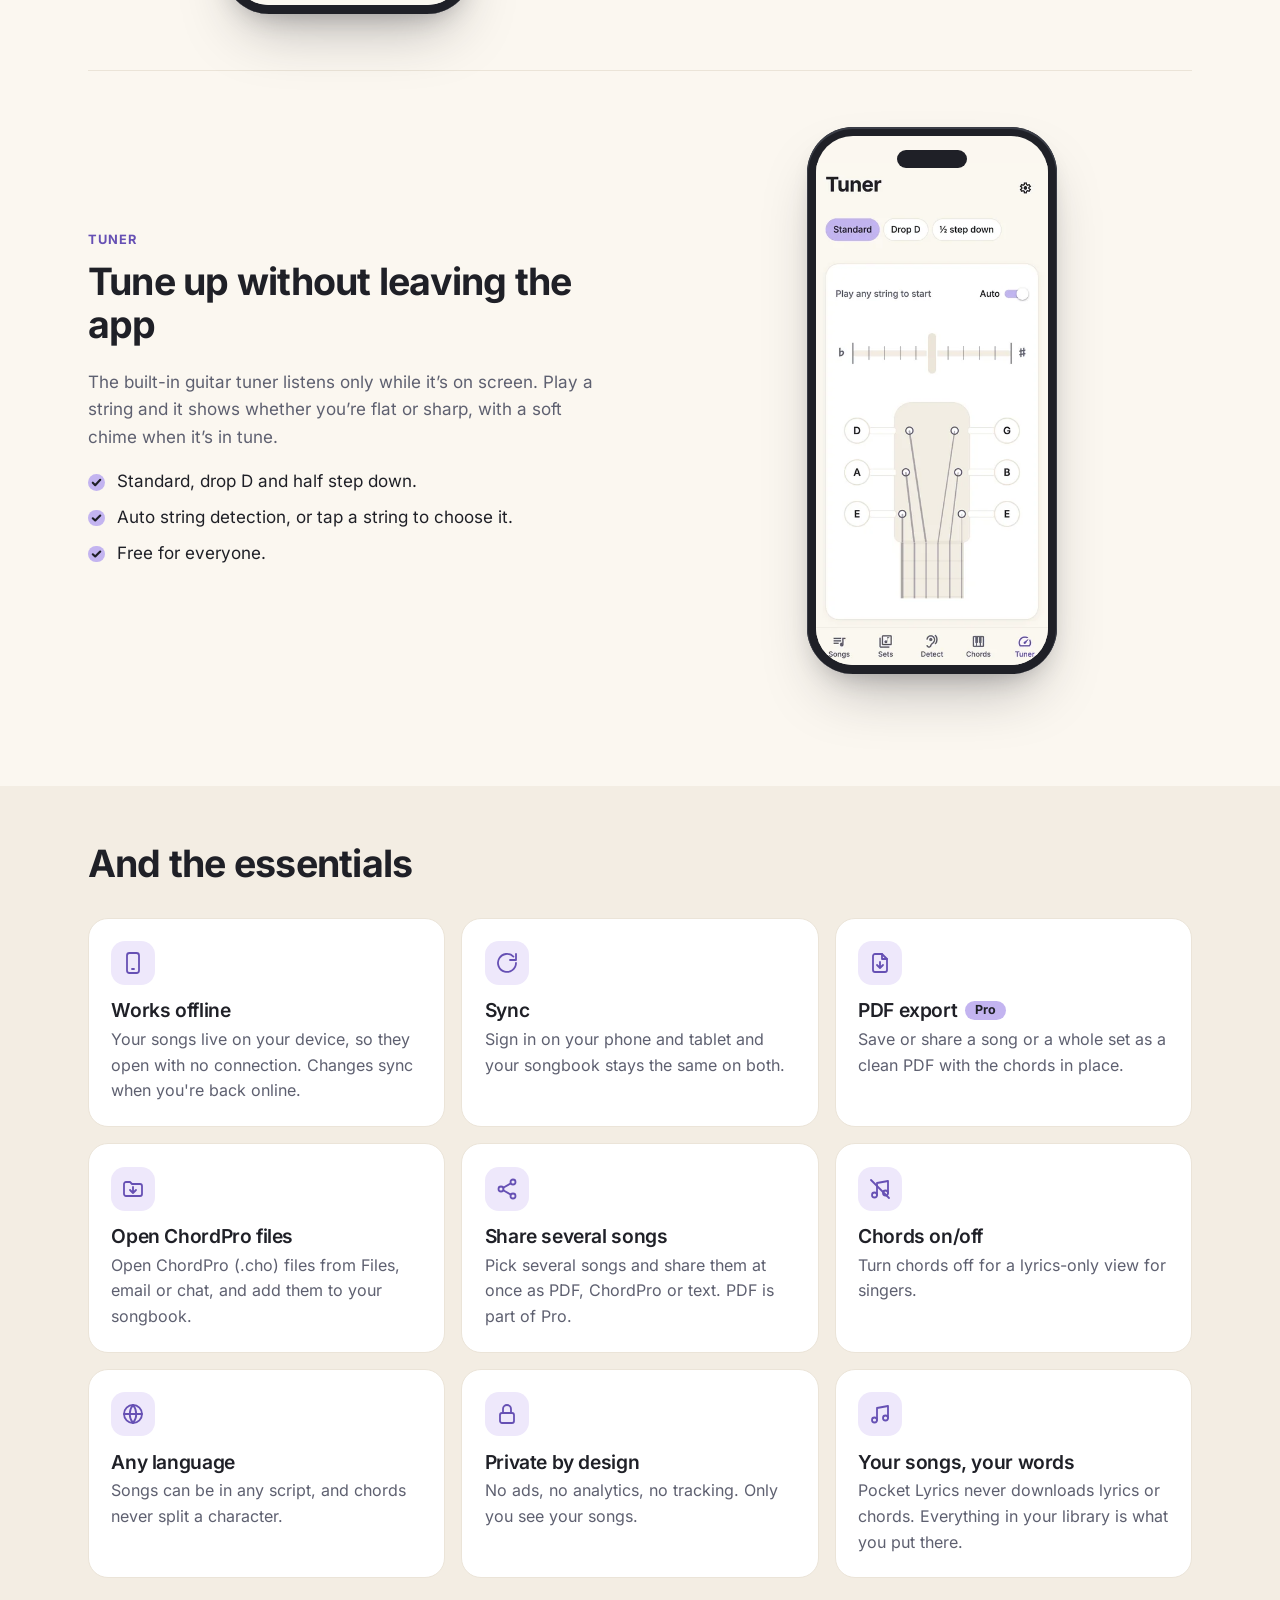
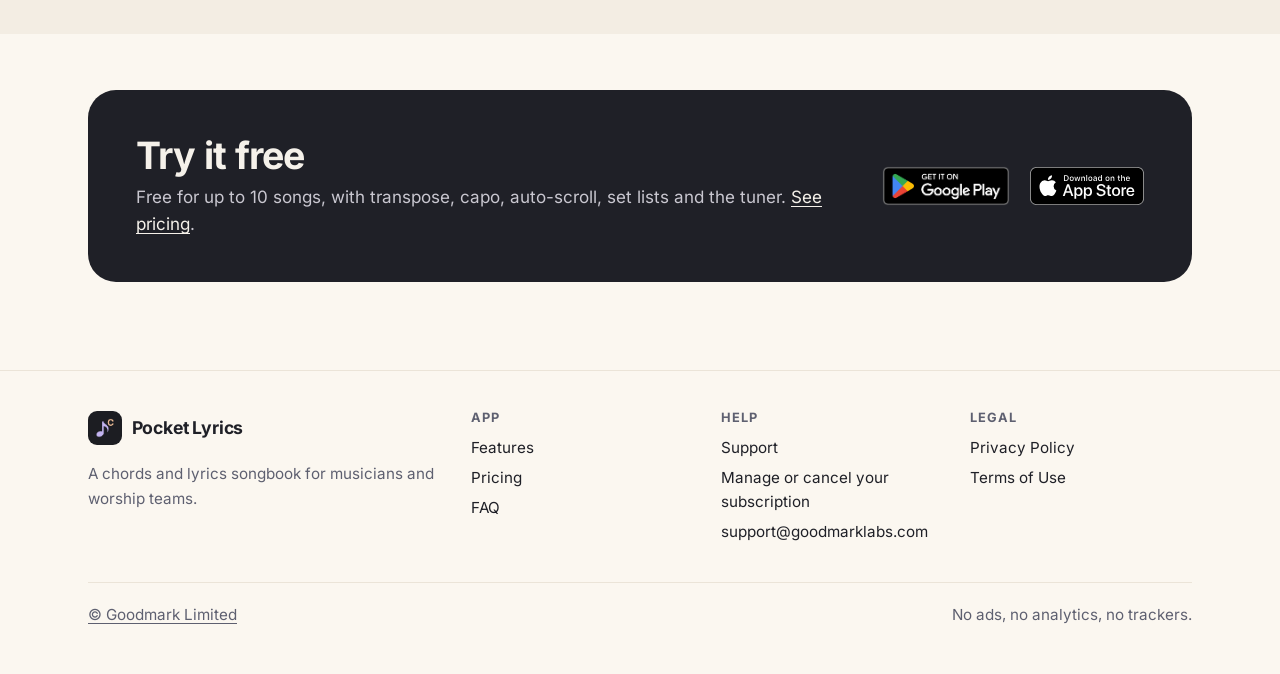
<file: features/index.html>
<!doctype html>
<html lang="en-NZ">
<head>
  <meta charset="utf-8">
  <meta name="viewport" content="width=device-width, initial-scale=1">
  <title>Features – transpose chords, set lists, auto-scroll and tuner | Pocket Lyrics</title>
  <meta name="description" content="Chords over lyrics, transpose chords and capo, auto-scroll, set lists for worship teams and gigs, chord detection, a chords library for guitar and keyboard, and a built-in tuner.">
  <link rel="canonical" href="https://pocketlyrics.app/features/">
  <meta name="color-scheme" content="light dark">
  <meta name="theme-color" content="#FBF7F0" media="(prefers-color-scheme: light)">
  <meta name="theme-color" content="#1B1916" media="(prefers-color-scheme: dark)">
  <meta property="og:type" content="website">
  <meta property="og:site_name" content="Pocket Lyrics">
  <meta property="og:title" content="Features – transpose chords, set lists, auto-scroll and tuner | Pocket Lyrics">
  <meta property="og:description" content="Chords over lyrics, transpose chords and capo, auto-scroll, set lists for worship teams and gigs, chord detection, a chords library for guitar and keyboard, and a built-in tuner.">
  <meta property="og:url" content="https://pocketlyrics.app/features/">
  <meta property="og:image" content="https://pocketlyrics.app/assets/og-key.png">
  <meta property="og:image:width" content="1200">
  <meta property="og:image:height" content="630">
  <meta property="og:image:alt" content="Pocket Lyrics: Know the key of any song. The Amazing Grace song screen in front of the Detect screen showing Key of E♭m.">
  <meta name="apple-itunes-app" content="app-id=6832144730">
  <meta name="twitter:card" content="summary_large_image">
  <meta name="twitter:title" content="Features – transpose chords, set lists, auto-scroll and tuner | Pocket Lyrics">
  <meta name="twitter:description" content="Chords over lyrics, transpose chords and capo, auto-scroll, set lists for worship teams and gigs, chord detection, a chords library for guitar and keyboard, and a built-in tuner.">
  <meta name="twitter:image" content="https://pocketlyrics.app/assets/og-key.png">
  <meta name="twitter:image:alt" content="Pocket Lyrics: Know the key of any song. The Amazing Grace song screen in front of the Detect screen showing Key of E♭m.">
  <link rel="icon" href="/favicon.ico" sizes="48x48">
  <link rel="icon" href="/assets/icons/icon-192.png" type="image/png" sizes="192x192">
  <link rel="apple-touch-icon" href="/assets/icons/icon-180.png">
  <link rel="manifest" href="/manifest.webmanifest">
  <link rel="preload" href="/assets/fonts/Inter-400Regular.woff2" as="font" type="font/woff2" crossorigin>
  <link rel="preload" href="/assets/fonts/Inter-700Bold.woff2" as="font" type="font/woff2" crossorigin>
  <link rel="stylesheet" href="/assets/site.css?v=20261127">
  <script type="application/ld+json">{"@context":"https://schema.org","@type":"SoftwareApplication","name":"Pocket Lyrics","url":"https://pocketlyrics.app/","description":"A chords and lyrics songbook app for musicians and worship teams: chords over lyrics, transpose, capo, auto-scroll, set lists, chord detection, a chord library and a guitar tuner.","applicationCategory":"MultimediaApplication","applicationSubCategory":"Music","operatingSystem":"iOS, Android","image":"https://pocketlyrics.app/assets/icons/icon-512.png","screenshot":["https://pocketlyrics.app/assets/img/song-780.jpg","https://pocketlyrics.app/assets/img/detect-eb7-780.jpg","https://pocketlyrics.app/assets/img/set-780.jpg"],"installUrl":["https://apps.apple.com/app/id6832144730","https://play.google.com/store/apps/details?id=com.goodmark.pocketlyrics"],"downloadUrl":["https://apps.apple.com/app/id6832144730","https://play.google.com/store/apps/details?id=com.goodmark.pocketlyrics"],"sameAs":["https://apps.apple.com/app/id6832144730","https://play.google.com/store/apps/details?id=com.goodmark.pocketlyrics"],"offers":[{"@type":"Offer","name":"Free download","price":"0","priceCurrency":"USD","description":"Free to download and use for up to 10 songs. Offers in-app purchases: Pocket Lyrics Pro subscriptions."},{"@type":"Offer","name":"Pocket Lyrics Pro (monthly, in-app purchase)","price":"2.99","priceCurrency":"USD"},{"@type":"Offer","name":"Pocket Lyrics Pro (yearly, in-app purchase)","price":"19.99","priceCurrency":"USD"}],"publisher":{"@type":"Organization","name":"Goodmark Limited","url":"https://goodmarklabs.com"}}</script>
</head>
<body>
  <a class="skip-link" href="#main">Skip to content</a>
  <header class="site-header">
    <div class="wrap">
      <a class="brand" href="/"><img src="/assets/icons/icon-192.png" alt="" width="34" height="34">Pocket Lyrics</a>
      <nav class="site-nav" aria-label="Main"><ul><li><a href="/features/" aria-current="page">Features</a></li><li><a href="/pricing/">Pricing</a></li><li><a href="/faq/">FAQ</a></li><li><a href="/support/">Support</a></li></ul></nav>
      <a class="nav-signin" href="https://app.pocketlyrics.app">Sign in</a>
      <details class="menu"><summary aria-label="Menu">Menu</summary><nav aria-label="Main (small screens)"><ul><li><a href="/">Home</a></li><li><a href="/features/" aria-current="page">Features</a></li><li><a href="/pricing/">Pricing</a></li><li><a href="/faq/">FAQ</a></li><li><a href="/support/">Support</a></li></ul></nav></details>
    </div>
  </header>
  <main id="main">
    <div class="page-head">
      <div class="wrap">
        <h1>Features</h1>
        <p class="lede">Everything a working musician needs to keep their songs ready, and nothing that gets in the way.</p>
      </div>
    </div>
    <section class="section" style="padding-top:0" aria-label="Features">
      <div class="wrap">
        <div class="showcase" id="songs">
          <div class="text">
            <span class="eyebrow">Songs &amp; chords</span>
            <h2>Chords right above the words</h2>
            <p>Type or paste a song with the chords on the line above the lyrics, just like a chord sheet. Pocket Lyrics keeps each chord over the syllable it belongs to, at any text size and on any screen.</p>
            <ul class="ticks"><li>Search by title, artist or lyrics; sort A–Z or by recent.</li><li>Pinch to zoom the text on the reading screen.</li><li>Songs in any language and script.</li><li>Import ChordPro (.cho) and plain-text files; export your whole library any time.</li></ul>
          </div>
          <div class="shots"><div class="phone"><picture><source type="image/webp" srcset="/assets/img/song-390.webp 390w, /assets/img/song-780.webp 780w" sizes="(min-width: 52rem) 250px, 270px"><img src="/assets/img/song-780.jpg" width="390" height="844" alt="Amazing Grace in Pocket Lyrics with chords above the lyrics" loading="lazy" decoding="async"></picture></div><div class="phone"><picture><source type="image/webp" srcset="/assets/img/songs-390.webp 390w, /assets/img/songs-780.webp 780w" sizes="(min-width: 52rem) 250px, 270px"><img src="/assets/img/songs-780.jpg" width="390" height="844" alt="The Pocket Lyrics song list with search and each song’s key" loading="lazy" decoding="async"></picture></div></div>
        </div>
        <div class="showcase flip" id="transpose">
          <div class="text">
            <span class="eyebrow">Transpose &amp; capo</span>
            <h2>Play it in the key that suits the room</h2>
            <p>Transpose chords up or down in a tap. Pocket Lyrics remembers the key for each song, so it opens in that key next time, and your saved chords stay as they are. Set a capo and the chords show the shapes to hold, while the song keeps sounding in its key.</p>
            <ul class="ticks"><li>Suggest capo picks the easiest open-chord shapes.</li><li>Optionally show the sounding chord too, like “D (Eb)”.</li><li>A set can keep its own key and capo for each song.</li></ul>
          </div>
          <div class="shots"><div class="phone"><picture><source type="image/webp" srcset="/assets/img/transpose-390.webp 390w, /assets/img/transpose-780.webp 780w" sizes="(min-width: 52rem) 250px, 270px"><img src="/assets/img/transpose-780.jpg" width="390" height="844" alt="Amazing Grace transposed from D to E" loading="lazy" decoding="async"></picture></div><div class="phone phone-dimmed"><picture><source type="image/webp" srcset="/assets/img/capo-390.webp 390w, /assets/img/capo-780.webp 780w" sizes="(min-width: 52rem) 250px, 270px"><img src="/assets/img/capo-780.jpg" width="390" height="844" alt="The capo sheet with capo 2 chosen and the Suggest capo button" loading="lazy" decoding="async"></picture></div></div>
        </div>
        <div class="showcase" id="auto-scroll">
          <div class="text">
            <span class="eyebrow">Auto-scroll</span>
            <h2>Hands on the instrument, not the screen</h2>
            <p>Start auto-scroll and the song moves at its own pace. Make it a little faster or slower and Pocket Lyrics remembers the speed for that song, on every device.</p>
            <ul class="ticks"><li>Tap to pause or resume; a drag pauses it too.</li><li>It stops at the end of the song.</li><li>The same pace whatever your text size or screen.</li></ul>
          </div>
          <div class="shots"><div class="phone"><picture><source type="image/webp" srcset="/assets/img/song-390.webp 390w, /assets/img/song-780.webp 780w" sizes="(min-width: 52rem) 250px, 270px"><img src="/assets/img/song-780.jpg" width="390" height="844" alt="The reading screen with the auto-scroll controls at the bottom" loading="lazy" decoding="async"></picture></div></div>
        </div>
        <div class="showcase flip" id="sets">
          <div class="text">
            <span class="eyebrow">Set lists</span>
            <h2>Set lists for Sunday, rehearsal and the gig</h2>
            <p>Build a set list in playing order and play straight through it. Sets point to your songs rather than copying them, so fixing a chord once fixes it everywhere.</p>
            <ul class="ticks"><li>Pick a key for each song in the set without changing the song.</li><li>Drag to reorder.</li><li>Share a set as a ChordPro file, or as a PDF with Pro.</li></ul>
          </div>
          <div class="shots"><div class="phone"><picture><source type="image/webp" srcset="/assets/img/set-390.webp 390w, /assets/img/set-780.webp 780w" sizes="(min-width: 52rem) 250px, 270px"><img src="/assets/img/set-780.jpg" width="390" height="844" alt="A set called Sunday service with three songs and their keys" loading="lazy" decoding="async"></picture></div></div>
        </div>
        <div class="showcase" id="detect">
          <div class="text">
            <span class="eyebrow">Detect <span class="pill">Pro</span></span>
            <h2>Hear a chord, see its name</h2>
            <p>Play a chord on your guitar or keyboard and Pocket Lyrics names it. Song mode follows recorded music, or works out the chords and the key of an MP3 or M4A file you choose. Everything is processed on your phone; nothing is recorded or uploaded.</p>
            <ul class="ticks"><li>Major, minor and 7th chords in instrument mode.</li><li>Song mode suggests the key, too.</li><li>A helpful starting point; it works best when the instruments are easy to hear.</li></ul>
          </div>
          <div class="shots"><div class="phone"><picture><source type="image/webp" srcset="/assets/img/detect-eb7-390.webp 390w, /assets/img/detect-eb7-780.webp 780w" sizes="(min-width: 52rem) 250px, 270px"><img src="/assets/img/detect-eb7-780.jpg" width="390" height="810" alt="Detect in instrument mode naming the chord Eb7, 63% sure, could also be Ab7" loading="lazy" decoding="async"></picture></div><div class="phone"><picture><source type="image/webp" srcset="/assets/img/detect-song-390.webp 390w, /assets/img/detect-song-780.webp 780w" sizes="(min-width: 52rem) 250px, 270px"><img src="/assets/img/detect-song-780.jpg" width="390" height="812" alt="Detect in song mode: Key of Ebm, chord now B, with the chords heard before it" loading="lazy" decoding="async"></picture></div></div>
        </div>
        <div class="showcase flip" id="voice">
          <div class="text">
            <span class="eyebrow">Voice mode <span class="pill">Pro</span></span>
            <h2>Sing or hum it, see the possible keys</h2>
            <p>Know the tune but not the key? Choose Voice in Detect and sing or hum the song. Pocket Lyrics shows the notes it hears, then the keys the song could be in. Like the rest of Detect, it runs on your phone; nothing is recorded or uploaded.</p>
            <ul class="ticks"><li>Sing or hum, with or without the words.</li><li>See the last notes you sang as you go.</li><li>Part of Detect in Pocket Lyrics Pro.</li></ul>
          </div>
          <div class="shots"><div class="phone"><picture><source type="image/webp" srcset="/assets/img/voice-390.webp 390w, /assets/img/voice-780.webp 780w" sizes="(min-width: 52rem) 250px, 270px"><img src="/assets/img/voice-780.jpg" width="390" height="810" alt="Detect in Voice mode showing the sung note E and the possible keys B and E" loading="lazy" decoding="async"></picture></div></div>
        </div>
        <div class="showcase flip" id="chords">
          <div class="text">
            <span class="eyebrow">Chords library <span class="pill">Pro</span></span>
            <h2>Every chord shape, for guitar and keyboard</h2>
            <p>Look up any chord by name or pick a root and a type. See guitar shapes, with several positions to choose from, or the notes on a keyboard. In a song, tap a chord to see how to play it.</p>
            <ul class="ticks"><li>40 chord types, from major and minor to sus, add9 and power chords.</li><li>Guitar diagrams with finger numbers.</li><li>Keyboard diagrams with the chord’s notes highlighted.</li></ul>
          </div>
          <div class="shots"><div class="phone"><picture><source type="image/webp" srcset="/assets/img/chords-390.webp 390w, /assets/img/chords-780.webp 780w" sizes="(min-width: 52rem) 250px, 270px"><img src="/assets/img/chords-780.jpg" width="390" height="844" alt="The Chords tab showing a G major guitar diagram" loading="lazy" decoding="async"></picture></div></div>
        </div>
        <div class="showcase" id="tuner">
          <div class="text">
            <span class="eyebrow">Tuner</span>
            <h2>Tune up without leaving the app</h2>
            <p>The built-in guitar tuner listens only while it’s on screen. Play a string and it shows whether you’re flat or sharp, with a soft chime when it’s in tune.</p>
            <ul class="ticks"><li>Standard, drop D and half step down.</li><li>Auto string detection, or tap a string to choose it.</li><li>Free for everyone.</li></ul>
          </div>
          <div class="shots"><div class="phone"><picture><source type="image/webp" srcset="/assets/img/tuner-390.webp 390w, /assets/img/tuner-780.webp 780w" sizes="(min-width: 52rem) 250px, 270px"><img src="/assets/img/tuner-780.jpg" width="390" height="844" alt="The Tuner tab with the guitar headstock and the flat-to-sharp gauge" loading="lazy" decoding="async"></picture></div></div>
        </div>
      </div>
    </section>
    <section class="section section-alt" aria-labelledby="more-h">
      <div class="wrap">
        <div class="section-head"><h2 id="more-h">And the essentials</h2></div>
        <ul class="grid-cards">
          <li class="card"><span class="icon"><svg aria-hidden="true" viewBox="0 0 24 24" fill="none" stroke="currentColor" stroke-width="1.8" stroke-linecap="round" stroke-linejoin="round"><rect x="6" y="2" width="12" height="20" rx="2.5"/><path d="M11 18h2"/></svg></span><h3>Works offline</h3><p>Your songs live on your device, so they open with no connection. Changes sync when you're back online.</p></li>
          <li class="card"><span class="icon"><svg aria-hidden="true" viewBox="0 0 24 24" fill="none" stroke="currentColor" stroke-width="1.8" stroke-linecap="round" stroke-linejoin="round"><path d="M21 12a9 9 0 1 1-2.6-6.4"/><path d="M21 3v6h-6"/></svg></span><h3>Sync</h3><p>Sign in on your phone and tablet and your songbook stays the same on both.</p></li>
          <li class="card"><span class="icon"><svg aria-hidden="true" viewBox="0 0 24 24" fill="none" stroke="currentColor" stroke-width="1.8" stroke-linecap="round" stroke-linejoin="round"><path d="M14 3H7a2 2 0 0 0-2 2v14a2 2 0 0 0 2 2h10a2 2 0 0 0 2-2V8z"/><path d="M14 3v5h5"/><path d="M12 11v6M9 14l3 3 3-3"/></svg></span><h3>PDF export <span class="pill">Pro</span></h3><p>Save or share a song or a whole set as a clean PDF with the chords in place.</p></li>
          <li class="card"><span class="icon"><svg aria-hidden="true" viewBox="0 0 24 24" fill="none" stroke="currentColor" stroke-width="1.8" stroke-linecap="round" stroke-linejoin="round"><path d="M3 7a2 2 0 0 1 2-2h4l2 2h8a2 2 0 0 1 2 2v8a2 2 0 0 1-2 2H5a2 2 0 0 1-2-2z"/><path d="M12 10v6M9 13l3 3 3-3"/></svg></span><h3>Open ChordPro files</h3><p>Open ChordPro (.cho) files from Files, email or chat, and add them to your songbook.</p></li>
          <li class="card"><span class="icon"><svg aria-hidden="true" viewBox="0 0 24 24" fill="none" stroke="currentColor" stroke-width="1.8" stroke-linecap="round" stroke-linejoin="round"><circle cx="18" cy="5" r="2.5"/><circle cx="6" cy="12" r="2.5"/><circle cx="18" cy="19" r="2.5"/><path d="M8.2 10.8l7.6-4.4M8.2 13.2l7.6 4.4"/></svg></span><h3>Share several songs</h3><p>Pick several songs and share them at once as PDF, ChordPro or text. PDF is part of Pro.</p></li>
          <li class="card"><span class="icon"><svg aria-hidden="true" viewBox="0 0 24 24" fill="none" stroke="currentColor" stroke-width="1.8" stroke-linecap="round" stroke-linejoin="round"><path d="M9 18V6l11-2v12"/><circle cx="6.5" cy="18" r="2.5"/><circle cx="17.5" cy="16" r="2.5"/><path d="M3 3l18 18"/></svg></span><h3>Chords on/off</h3><p>Turn chords off for a lyrics-only view for singers.</p></li>
          <li class="card"><span class="icon"><svg aria-hidden="true" viewBox="0 0 24 24" fill="none" stroke="currentColor" stroke-width="1.8" stroke-linecap="round" stroke-linejoin="round"><circle cx="12" cy="12" r="9"/><path d="M3 12h18M12 3a14 14 0 0 1 0 18M12 3a14 14 0 0 0 0 18"/></svg></span><h3>Any language</h3><p>Songs can be in any script, and chords never split a character.</p></li>
          <li class="card"><span class="icon"><svg aria-hidden="true" viewBox="0 0 24 24" fill="none" stroke="currentColor" stroke-width="1.8" stroke-linecap="round" stroke-linejoin="round"><rect x="5" y="11" width="14" height="10" rx="2"/><path d="M8 11V7a4 4 0 0 1 8 0v4"/></svg></span><h3>Private by design</h3><p>No ads, no analytics, no tracking. Only you see your songs.</p></li>
          <li class="card"><span class="icon"><svg aria-hidden="true" viewBox="0 0 24 24" fill="none" stroke="currentColor" stroke-width="1.8" stroke-linecap="round" stroke-linejoin="round"><path d="M9 18V6l11-2v12"/><circle cx="6.5" cy="18" r="2.5"/><circle cx="17.5" cy="16" r="2.5"/></svg></span><h3>Your songs, your words</h3><p>Pocket Lyrics never downloads lyrics or chords. Everything in your library is what you put there.</p></li>
        </ul>
      </div>
    </section>
    <section class="section" aria-labelledby="get-h">
      <div class="wrap">
        <div class="cta">
          <div><h2 id="get-h">Try it free</h2><p>Free for up to 10 songs, with transpose, capo, auto-scroll, set lists and the tuner. <a href="/pricing/" style="color:var(--cta-text)">See pricing</a>.</p></div>
          <div class="store-row "><a class="store-badge" href="https://play.google.com/store/apps/details?id=com.goodmark.pocketlyrics"><img src="/assets/badges/google-play.png" alt="Get it on Google Play" width="646" height="250"></a><a class="store-badge" href="https://apps.apple.com/app/id6832144730"><img class="badge-apple" src="/assets/badges/app-store.svg" alt="Download on the App Store" width="120" height="40"></a></div>
        </div>
      </div>
    </section>
  </main>
  <footer class="site-footer">
    <div class="wrap">
      <div class="footer-grid">
        <div class="footer-brand">
          <a class="brand" href="/"><img src="/assets/icons/icon-192.png" alt="" width="34" height="34">Pocket Lyrics</a>
          <p>A chords and lyrics songbook for musicians and worship teams.</p>
        </div>
        <div>
          <h2>App</h2>
          <ul>
            <li><a href="/features/">Features</a></li>
            <li><a href="/pricing/">Pricing</a></li>
            <li><a href="/faq/">FAQ</a></li>
          </ul>
        </div>
        <div>
          <h2>Help</h2>
          <ul>
            <li><a href="/support/">Support</a></li>
            <li><a href="/manage-subscription/">Manage or cancel your subscription</a></li>
            <li><a href="mailto:support@goodmarklabs.com">support@goodmarklabs.com</a></li>
          </ul>
        </div>
        <div>
          <h2>Legal</h2>
          <ul>
            <li><a href="/privacy/">Privacy Policy</a></li>
            <li><a href="/terms/">Terms of Use</a></li>
          </ul>
        </div>
      </div>
      <div class="footer-bottom">
        <p><a href="https://goodmarklabs.com">&copy; Goodmark Limited</a></p>
        <p>No ads, no analytics, no trackers.</p>
      </div>
    </div>
  </footer>
</body>
</html>
</file>
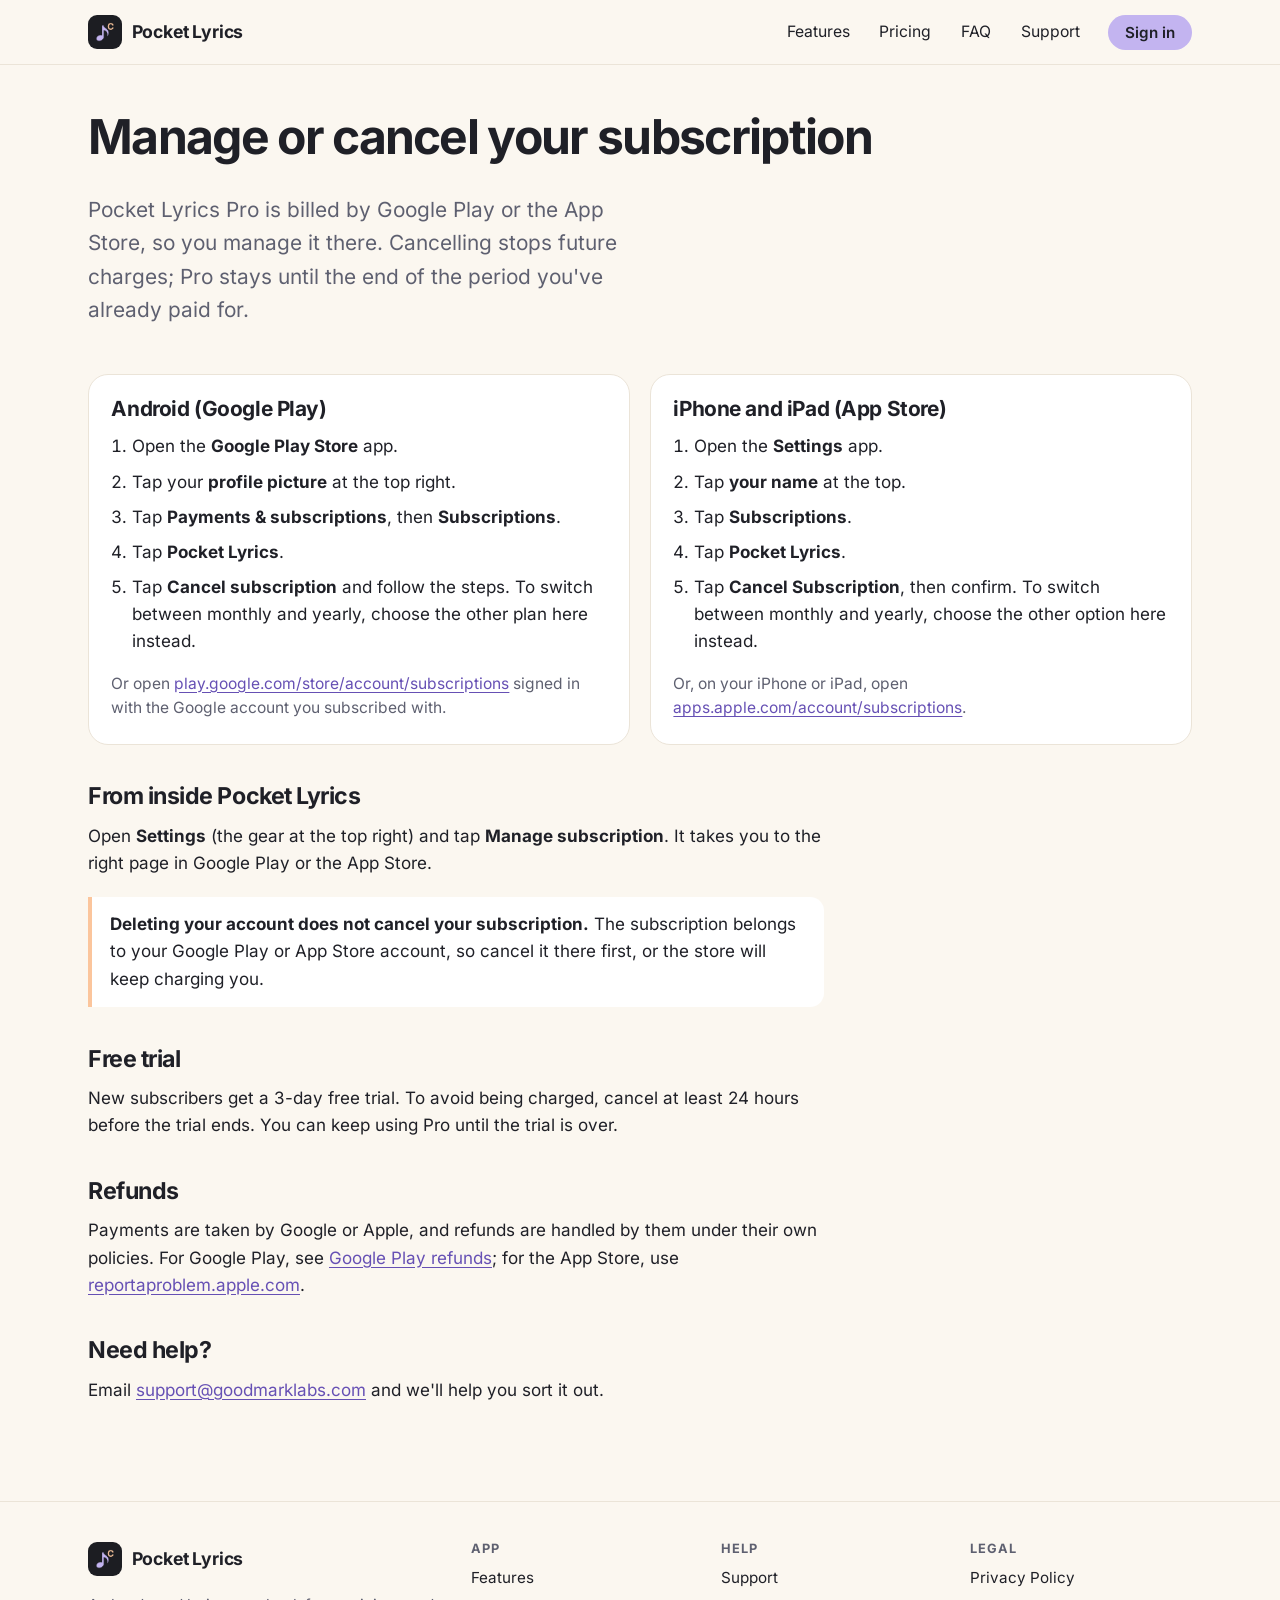
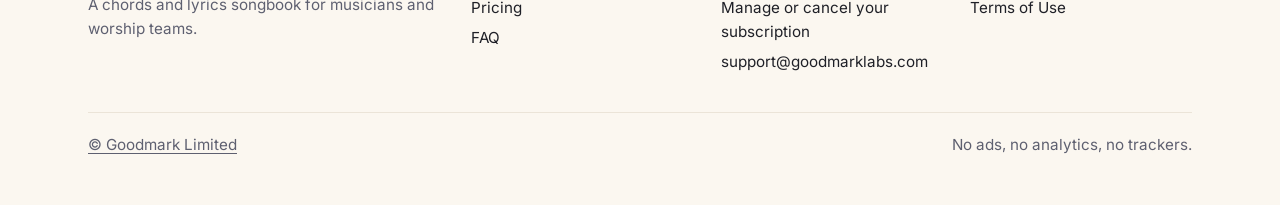
<file: manage-subscription/index.html>
<!doctype html>
<html lang="en-NZ">
<head>
  <meta charset="utf-8">
  <meta name="viewport" content="width=device-width, initial-scale=1">
  <title>Manage or cancel your subscription | Pocket Lyrics</title>
  <meta name="description" content="How to manage or cancel your Pocket Lyrics Pro subscription on Android (Google Play) and on iPhone or iPad (App Store), step by step.">
  <link rel="canonical" href="https://pocketlyrics.app/manage-subscription/">
  <meta name="color-scheme" content="light dark">
  <meta name="theme-color" content="#FBF7F0" media="(prefers-color-scheme: light)">
  <meta name="theme-color" content="#1B1916" media="(prefers-color-scheme: dark)">
  <meta property="og:type" content="website">
  <meta property="og:site_name" content="Pocket Lyrics">
  <meta property="og:title" content="Manage or cancel your subscription | Pocket Lyrics">
  <meta property="og:description" content="How to manage or cancel your Pocket Lyrics Pro subscription on Android (Google Play) and on iPhone or iPad (App Store), step by step.">
  <meta property="og:url" content="https://pocketlyrics.app/manage-subscription/">
  <meta property="og:image" content="https://pocketlyrics.app/assets/og-key.png">
  <meta property="og:image:width" content="1200">
  <meta property="og:image:height" content="630">
  <meta property="og:image:alt" content="Pocket Lyrics: Know the key of any song. The Amazing Grace song screen in front of the Detect screen showing Key of E♭m.">
  <meta name="apple-itunes-app" content="app-id=6832144730">
  <meta name="twitter:card" content="summary_large_image">
  <meta name="twitter:title" content="Manage or cancel your subscription | Pocket Lyrics">
  <meta name="twitter:description" content="How to manage or cancel your Pocket Lyrics Pro subscription on Android (Google Play) and on iPhone or iPad (App Store), step by step.">
  <meta name="twitter:image" content="https://pocketlyrics.app/assets/og-key.png">
  <meta name="twitter:image:alt" content="Pocket Lyrics: Know the key of any song. The Amazing Grace song screen in front of the Detect screen showing Key of E♭m.">
  <link rel="icon" href="/favicon.ico" sizes="48x48">
  <link rel="icon" href="/assets/icons/icon-192.png" type="image/png" sizes="192x192">
  <link rel="apple-touch-icon" href="/assets/icons/icon-180.png">
  <link rel="manifest" href="/manifest.webmanifest">
  <link rel="preload" href="/assets/fonts/Inter-400Regular.woff2" as="font" type="font/woff2" crossorigin>
  <link rel="preload" href="/assets/fonts/Inter-700Bold.woff2" as="font" type="font/woff2" crossorigin>
  <link rel="stylesheet" href="/assets/site.css?v=20261127">
</head>
<body>
  <a class="skip-link" href="#main">Skip to content</a>
  <header class="site-header">
    <div class="wrap">
      <a class="brand" href="/"><img src="/assets/icons/icon-192.png" alt="" width="34" height="34">Pocket Lyrics</a>
      <nav class="site-nav" aria-label="Main"><ul><li><a href="/features/">Features</a></li><li><a href="/pricing/">Pricing</a></li><li><a href="/faq/">FAQ</a></li><li><a href="/support/">Support</a></li></ul></nav>
      <a class="nav-signin" href="https://app.pocketlyrics.app">Sign in</a>
      <details class="menu"><summary aria-label="Menu">Menu</summary><nav aria-label="Main (small screens)"><ul><li><a href="/">Home</a></li><li><a href="/features/">Features</a></li><li><a href="/pricing/">Pricing</a></li><li><a href="/faq/">FAQ</a></li><li><a href="/support/">Support</a></li></ul></nav></details>
    </div>
  </header>
  <main id="main">
    <div class="page-head">
      <div class="wrap">
        <h1>Manage or cancel your subscription</h1>
        <p class="lede">Pocket Lyrics Pro is billed by Google Play or the App Store, so you manage it there. Cancelling stops future charges; Pro stays until the end of the period you've already paid for.</p>
      </div>
    </div>
    <div class="wrap" style="padding-bottom:3rem">
      <div class="steps">
        <section class="card" aria-labelledby="android-h">
          <h2 id="android-h">Android (Google Play)</h2>
          <ol>
            <li>Open the <strong>Google Play Store</strong> app.</li>
            <li>Tap your <strong>profile picture</strong> at the top right.</li>
            <li>Tap <strong>Payments &amp; subscriptions</strong>, then <strong>Subscriptions</strong>.</li>
            <li>Tap <strong>Pocket Lyrics</strong>.</li>
            <li>Tap <strong>Cancel subscription</strong> and follow the steps. To switch between monthly and yearly, choose the other plan here instead.</li>
          </ol>
          <p>Or open <a href="https://play.google.com/store/account/subscriptions">play.google.com/store/account/subscriptions</a> signed in with the Google account you subscribed with.</p>
        </section>
        <section class="card" aria-labelledby="ios-h">
          <h2 id="ios-h">iPhone and iPad (App Store)</h2>
          <ol>
            <li>Open the <strong>Settings</strong> app.</li>
            <li>Tap <strong>your name</strong> at the top.</li>
            <li>Tap <strong>Subscriptions</strong>.</li>
            <li>Tap <strong>Pocket Lyrics</strong>.</li>
            <li>Tap <strong>Cancel Subscription</strong>, then confirm. To switch between monthly and yearly, choose the other option here instead.</li>
          </ol>
          <p>Or, on your iPhone or iPad, open <a href="https://apps.apple.com/account/subscriptions">apps.apple.com/account/subscriptions</a>.</p>
        </section>
      </div>
      <div class="doc">
        <h2>From inside Pocket Lyrics</h2>
        <p>Open <strong>Settings</strong> (the gear at the top right) and tap <strong>Manage subscription</strong>. It takes you to the right page in Google Play or the App Store.</p>
        <div class="note"><p><strong>Deleting your account does not cancel your subscription.</strong> The subscription belongs to your Google Play or App Store account, so cancel it there first, or the store will keep charging you.</p></div>
        <h2>Free trial</h2>
        <p>New subscribers get a 3-day free trial. To avoid being charged, cancel at least 24 hours before the trial ends. You can keep using Pro until the trial is over.</p>
        <h2>Refunds</h2>
        <p>Payments are taken by Google or Apple, and refunds are handled by them under their own policies. For Google Play, see <a href="https://support.google.com/googleplay/answer/2479637">Google Play refunds</a>; for the App Store, use <a href="https://reportaproblem.apple.com">reportaproblem.apple.com</a>.</p>
        <h2>Need help?</h2>
        <p>Email <a href="mailto:support@goodmarklabs.com">support@goodmarklabs.com</a> and we'll help you sort it out.</p>
      </div>
    </div>
  </main>
  <footer class="site-footer">
    <div class="wrap">
      <div class="footer-grid">
        <div class="footer-brand">
          <a class="brand" href="/"><img src="/assets/icons/icon-192.png" alt="" width="34" height="34">Pocket Lyrics</a>
          <p>A chords and lyrics songbook for musicians and worship teams.</p>
        </div>
        <div>
          <h2>App</h2>
          <ul>
            <li><a href="/features/">Features</a></li>
            <li><a href="/pricing/">Pricing</a></li>
            <li><a href="/faq/">FAQ</a></li>
          </ul>
        </div>
        <div>
          <h2>Help</h2>
          <ul>
            <li><a href="/support/">Support</a></li>
            <li><a href="/manage-subscription/">Manage or cancel your subscription</a></li>
            <li><a href="mailto:support@goodmarklabs.com">support@goodmarklabs.com</a></li>
          </ul>
        </div>
        <div>
          <h2>Legal</h2>
          <ul>
            <li><a href="/privacy/">Privacy Policy</a></li>
            <li><a href="/terms/">Terms of Use</a></li>
          </ul>
        </div>
      </div>
      <div class="footer-bottom">
        <p><a href="https://goodmarklabs.com">&copy; Goodmark Limited</a></p>
        <p>No ads, no analytics, no trackers.</p>
      </div>
    </div>
  </footer>
</body>
</html>
</file>
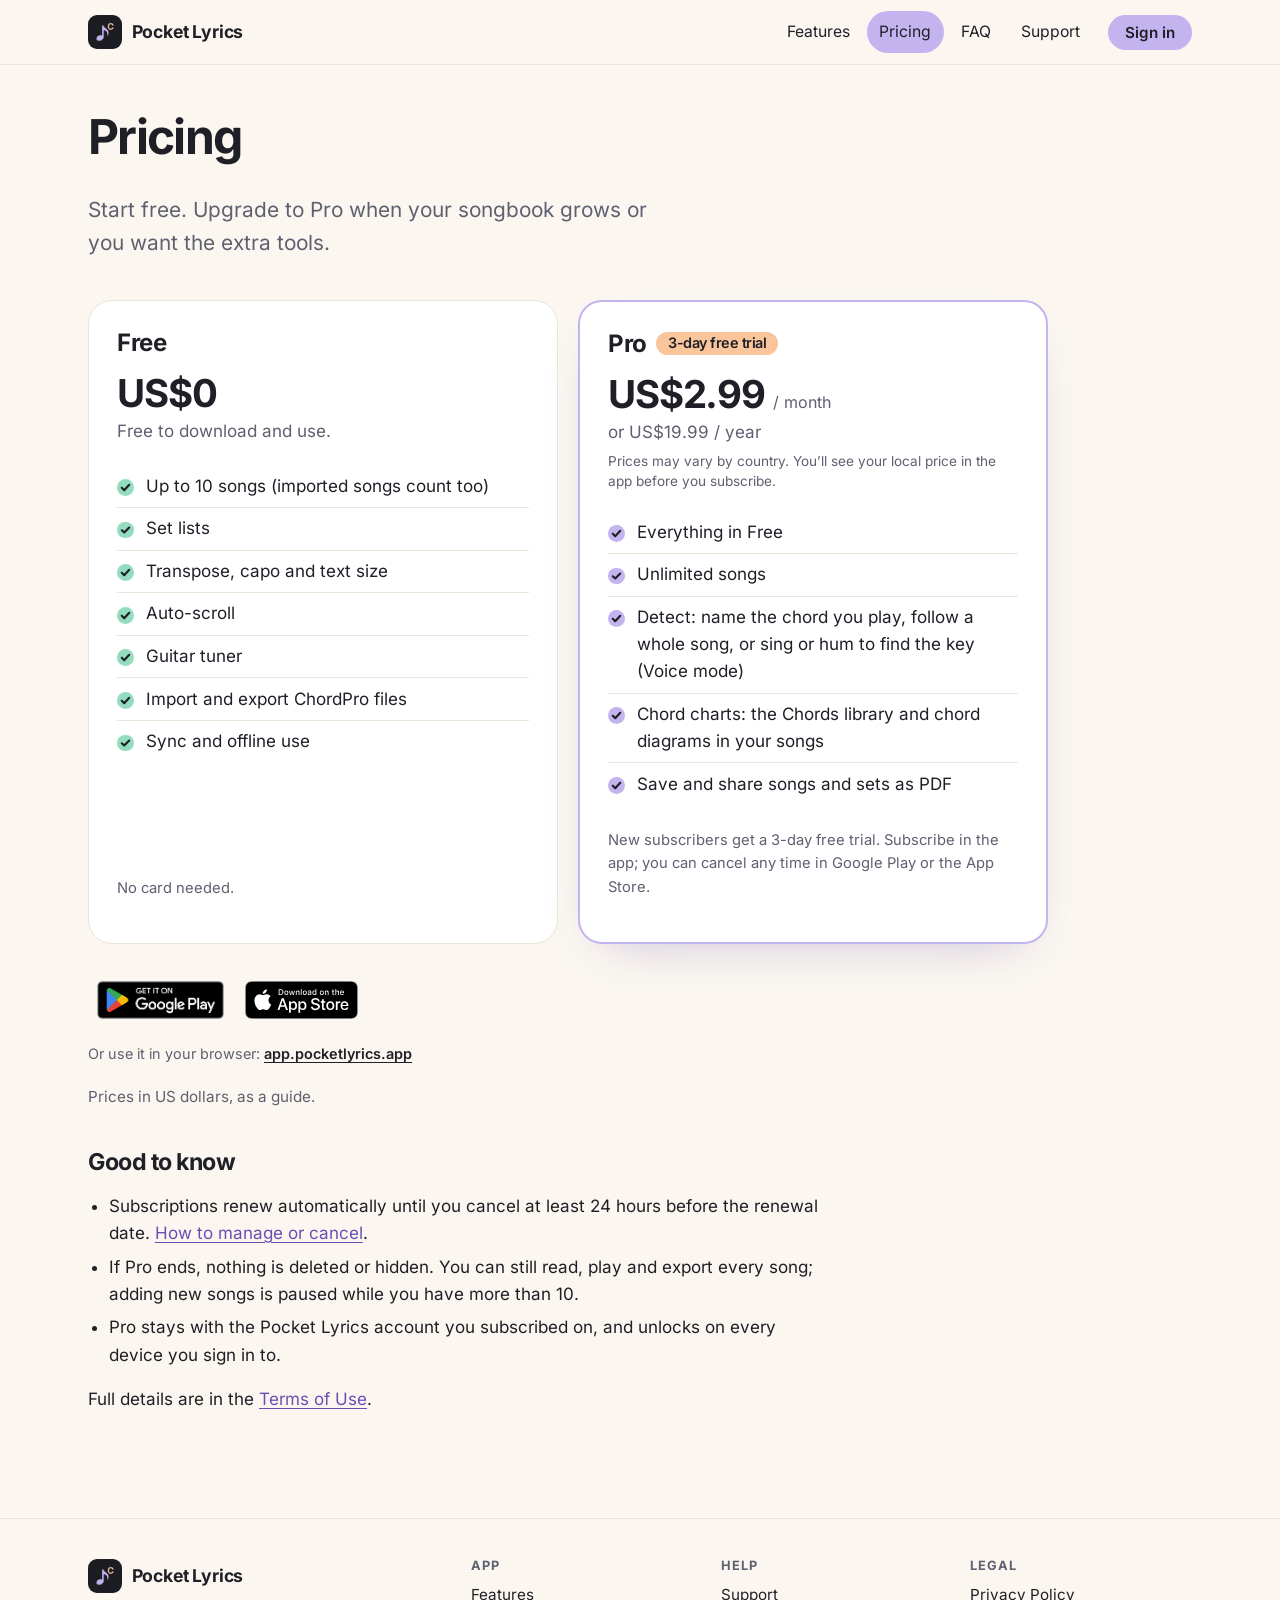
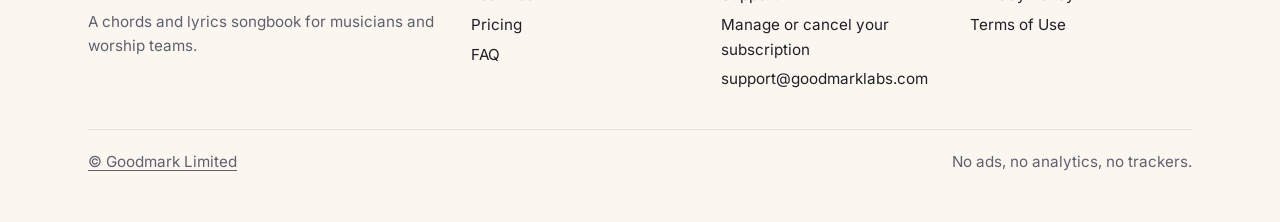
<file: pricing/index.html>
<!doctype html>
<html lang="en-NZ">
<head>
  <meta charset="utf-8">
  <meta name="viewport" content="width=device-width, initial-scale=1">
  <title>Pricing – free chords and lyrics app, Pro from US$2.99 | Pocket Lyrics</title>
  <meta name="description" content="Pocket Lyrics is free for up to 10 songs. Pro is US$2.99 a month or US$19.99 a year with a 3-day free trial for new subscribers: unlimited songs, chord detection, chord charts and PDF export.">
  <link rel="canonical" href="https://pocketlyrics.app/pricing/">
  <meta name="color-scheme" content="light dark">
  <meta name="theme-color" content="#FBF7F0" media="(prefers-color-scheme: light)">
  <meta name="theme-color" content="#1B1916" media="(prefers-color-scheme: dark)">
  <meta property="og:type" content="website">
  <meta property="og:site_name" content="Pocket Lyrics">
  <meta property="og:title" content="Pricing – free chords and lyrics app, Pro from US$2.99 | Pocket Lyrics">
  <meta property="og:description" content="Pocket Lyrics is free for up to 10 songs. Pro is US$2.99 a month or US$19.99 a year with a 3-day free trial for new subscribers: unlimited songs, chord detection, chord charts and PDF export.">
  <meta property="og:url" content="https://pocketlyrics.app/pricing/">
  <meta property="og:image" content="https://pocketlyrics.app/assets/og-key.png">
  <meta property="og:image:width" content="1200">
  <meta property="og:image:height" content="630">
  <meta property="og:image:alt" content="Pocket Lyrics: Know the key of any song. The Amazing Grace song screen in front of the Detect screen showing Key of E♭m.">
  <meta name="apple-itunes-app" content="app-id=6832144730">
  <meta name="twitter:card" content="summary_large_image">
  <meta name="twitter:title" content="Pricing – free chords and lyrics app, Pro from US$2.99 | Pocket Lyrics">
  <meta name="twitter:description" content="Pocket Lyrics is free for up to 10 songs. Pro is US$2.99 a month or US$19.99 a year with a 3-day free trial for new subscribers: unlimited songs, chord detection, chord charts and PDF export.">
  <meta name="twitter:image" content="https://pocketlyrics.app/assets/og-key.png">
  <meta name="twitter:image:alt" content="Pocket Lyrics: Know the key of any song. The Amazing Grace song screen in front of the Detect screen showing Key of E♭m.">
  <link rel="icon" href="/favicon.ico" sizes="48x48">
  <link rel="icon" href="/assets/icons/icon-192.png" type="image/png" sizes="192x192">
  <link rel="apple-touch-icon" href="/assets/icons/icon-180.png">
  <link rel="manifest" href="/manifest.webmanifest">
  <link rel="preload" href="/assets/fonts/Inter-400Regular.woff2" as="font" type="font/woff2" crossorigin>
  <link rel="preload" href="/assets/fonts/Inter-700Bold.woff2" as="font" type="font/woff2" crossorigin>
  <link rel="stylesheet" href="/assets/site.css?v=20261127">
  <script type="application/ld+json">{"@context":"https://schema.org","@type":"SoftwareApplication","name":"Pocket Lyrics","url":"https://pocketlyrics.app/","description":"A chords and lyrics songbook app for musicians and worship teams: chords over lyrics, transpose, capo, auto-scroll, set lists, chord detection, a chord library and a guitar tuner.","applicationCategory":"MultimediaApplication","applicationSubCategory":"Music","operatingSystem":"iOS, Android","image":"https://pocketlyrics.app/assets/icons/icon-512.png","screenshot":["https://pocketlyrics.app/assets/img/song-780.jpg","https://pocketlyrics.app/assets/img/detect-eb7-780.jpg","https://pocketlyrics.app/assets/img/set-780.jpg"],"installUrl":["https://apps.apple.com/app/id6832144730","https://play.google.com/store/apps/details?id=com.goodmark.pocketlyrics"],"downloadUrl":["https://apps.apple.com/app/id6832144730","https://play.google.com/store/apps/details?id=com.goodmark.pocketlyrics"],"sameAs":["https://apps.apple.com/app/id6832144730","https://play.google.com/store/apps/details?id=com.goodmark.pocketlyrics"],"offers":[{"@type":"Offer","name":"Free download","price":"0","priceCurrency":"USD","description":"Free to download and use for up to 10 songs. Offers in-app purchases: Pocket Lyrics Pro subscriptions."},{"@type":"Offer","name":"Pocket Lyrics Pro (monthly, in-app purchase)","price":"2.99","priceCurrency":"USD"},{"@type":"Offer","name":"Pocket Lyrics Pro (yearly, in-app purchase)","price":"19.99","priceCurrency":"USD"}],"publisher":{"@type":"Organization","name":"Goodmark Limited","url":"https://goodmarklabs.com"}}</script>
</head>
<body>
  <a class="skip-link" href="#main">Skip to content</a>
  <header class="site-header">
    <div class="wrap">
      <a class="brand" href="/"><img src="/assets/icons/icon-192.png" alt="" width="34" height="34">Pocket Lyrics</a>
      <nav class="site-nav" aria-label="Main"><ul><li><a href="/features/">Features</a></li><li><a href="/pricing/" aria-current="page">Pricing</a></li><li><a href="/faq/">FAQ</a></li><li><a href="/support/">Support</a></li></ul></nav>
      <a class="nav-signin" href="https://app.pocketlyrics.app">Sign in</a>
      <details class="menu"><summary aria-label="Menu">Menu</summary><nav aria-label="Main (small screens)"><ul><li><a href="/">Home</a></li><li><a href="/features/">Features</a></li><li><a href="/pricing/" aria-current="page">Pricing</a></li><li><a href="/faq/">FAQ</a></li><li><a href="/support/">Support</a></li></ul></nav></details>
    </div>
  </header>
  <main id="main">
    <div class="page-head">
      <div class="wrap">
        <h1>Pricing</h1>
        <p class="lede">Start free. Upgrade to Pro when your songbook grows or you want the extra tools.</p>
      </div>
    </div>
    <section class="section" style="padding-top:1rem" aria-label="Plans">
      <div class="wrap">
        <div class="plans">
          <div class="plan">
            <h2>Free</h2>
            <p class="price">US$0</p>
            <p class="price-alt">Free to download and use.</p>
            <ul>
              <li>Up to 10 songs (imported songs count too)</li>
              <li>Set lists</li>
              <li>Transpose, capo and text size</li>
              <li>Auto-scroll</li>
              <li>Guitar tuner</li>
              <li>Import and export ChordPro files</li>
              <li>Sync and offline use</li>
            </ul>
            <p class="fine">No card needed.</p>
          </div>
          <div class="plan plan-pro">
            <h2>Pro <span class="trial">3-day free trial</span></h2>
            <p class="price">US$2.99 <small>/ month</small></p>
            <p class="price-alt">or US$19.99 / year</p>
            <p class="price-local">Prices may vary by country. You’ll see your local price in the app before you subscribe.</p>
            <ul>
              <li>Everything in Free</li>
              <li>Unlimited songs</li>
              <li>Detect: name the chord you play, follow a whole song, or sing or hum to find the key (Voice mode)</li>
              <li>Chord charts: the Chords library and chord diagrams in your songs</li>
              <li>Save and share songs and sets as PDF</li>
            </ul>
            <p class="fine">New subscribers get a 3-day free trial. Subscribe in the app; you can cancel any time in Google Play or the App Store.</p>
          </div>
        </div>
        <div class="get-links" style="margin-top:1.75rem"><div class="store-row"><a class="store-badge" href="https://play.google.com/store/apps/details?id=com.goodmark.pocketlyrics"><img src="/assets/badges/google-play.png" alt="Get it on Google Play" width="646" height="250"></a><a class="store-badge" href="https://apps.apple.com/app/id6832144730"><img class="badge-apple" src="/assets/badges/app-store.svg" alt="Download on the App Store" width="120" height="40"></a></div><p class="web-app">Or use it in your browser: <a href="https://app.pocketlyrics.app">app.pocketlyrics.app</a></p></div>
        <p class="price-note">Prices in US dollars, as a guide.</p>
        <div class="doc" style="margin-top:2.5rem">
          <h2>Good to know</h2>
          <ul>
            <li>Subscriptions renew automatically until you cancel at least 24 hours before the renewal date. <a href="/manage-subscription/">How to manage or cancel</a>.</li>
            <li>If Pro ends, nothing is deleted or hidden. You can still read, play and export every song; adding new songs is paused while you have more than 10.</li>
            <li>Pro stays with the Pocket Lyrics account you subscribed on, and unlocks on every device you sign in to.</li>
          </ul>
          <p>Full details are in the <a href="/terms/#paid">Terms of Use</a>.</p>
        </div>
      </div>
    </section>
  </main>
  <footer class="site-footer">
    <div class="wrap">
      <div class="footer-grid">
        <div class="footer-brand">
          <a class="brand" href="/"><img src="/assets/icons/icon-192.png" alt="" width="34" height="34">Pocket Lyrics</a>
          <p>A chords and lyrics songbook for musicians and worship teams.</p>
        </div>
        <div>
          <h2>App</h2>
          <ul>
            <li><a href="/features/">Features</a></li>
            <li><a href="/pricing/">Pricing</a></li>
            <li><a href="/faq/">FAQ</a></li>
          </ul>
        </div>
        <div>
          <h2>Help</h2>
          <ul>
            <li><a href="/support/">Support</a></li>
            <li><a href="/manage-subscription/">Manage or cancel your subscription</a></li>
            <li><a href="mailto:support@goodmarklabs.com">support@goodmarklabs.com</a></li>
          </ul>
        </div>
        <div>
          <h2>Legal</h2>
          <ul>
            <li><a href="/privacy/">Privacy Policy</a></li>
            <li><a href="/terms/">Terms of Use</a></li>
          </ul>
        </div>
      </div>
      <div class="footer-bottom">
        <p><a href="https://goodmarklabs.com">&copy; Goodmark Limited</a></p>
        <p>No ads, no analytics, no trackers.</p>
      </div>
    </div>
  </footer>
</body>
</html>
</file>
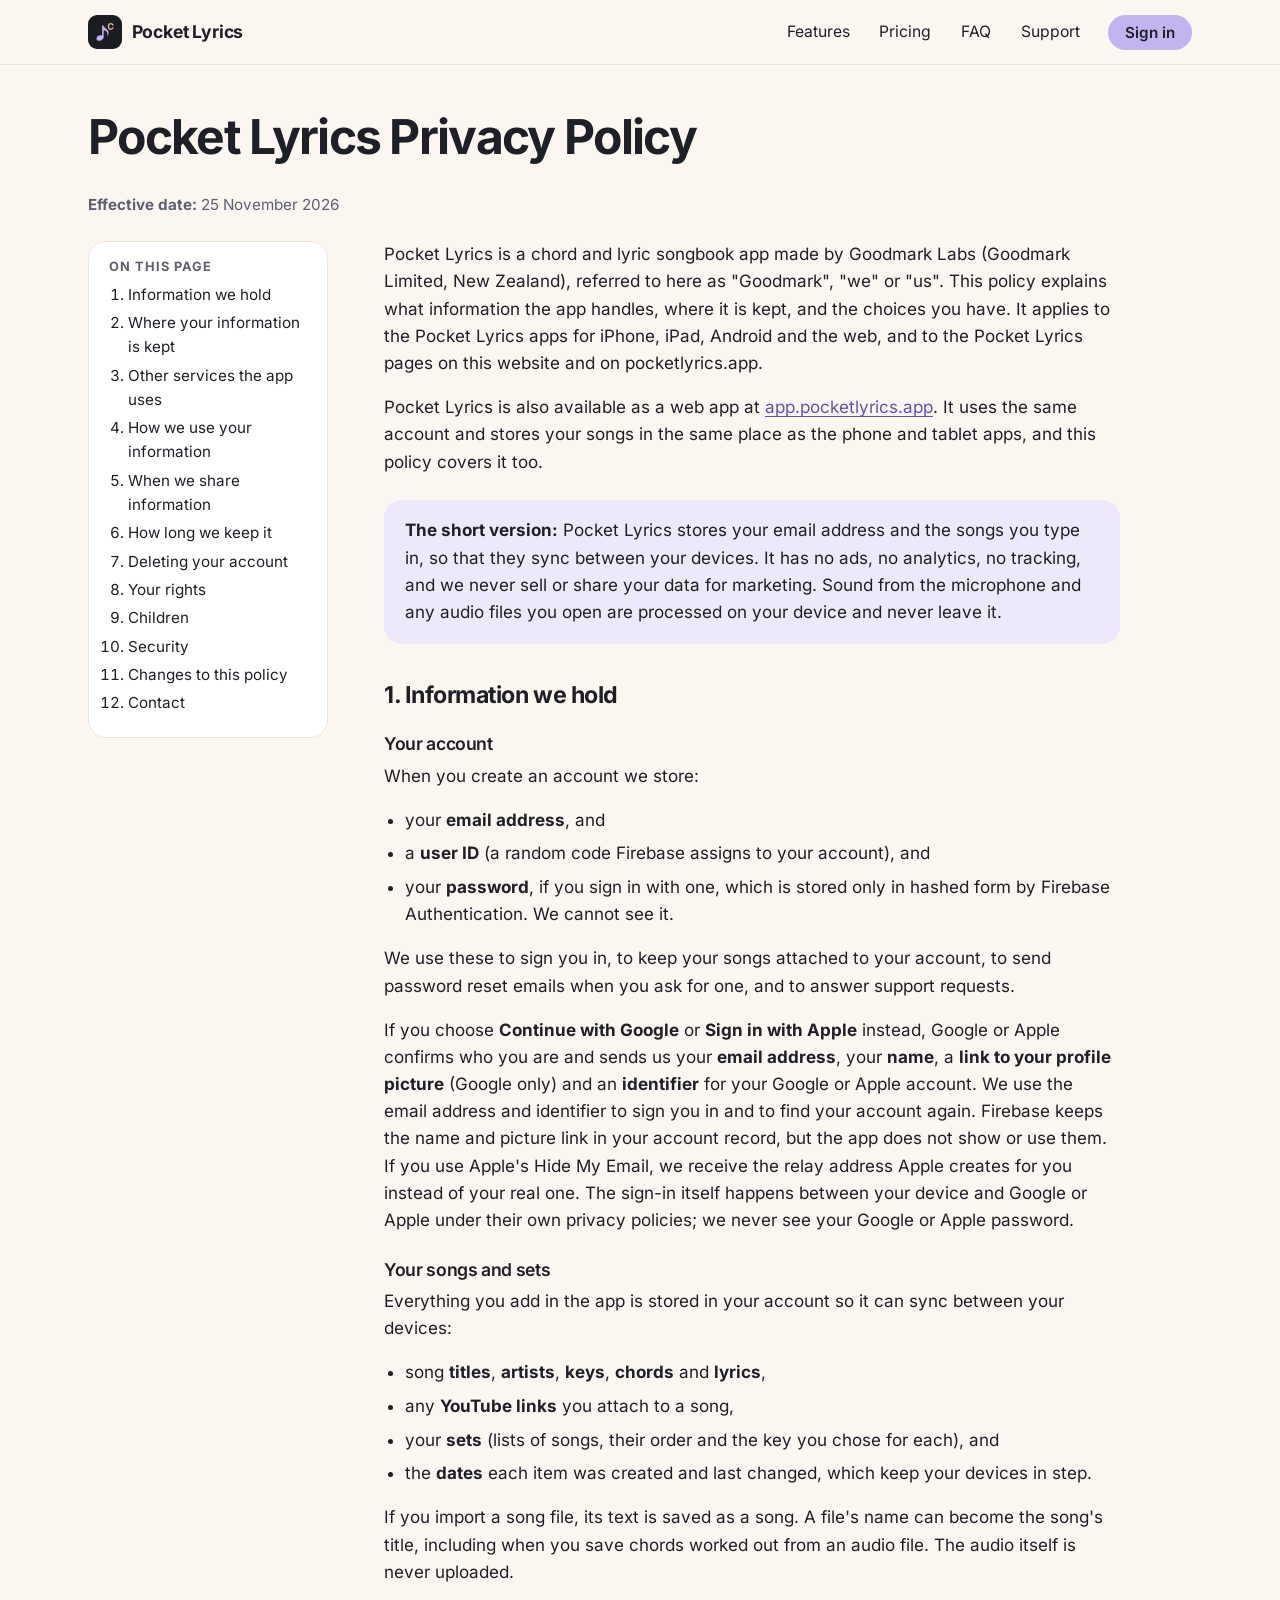
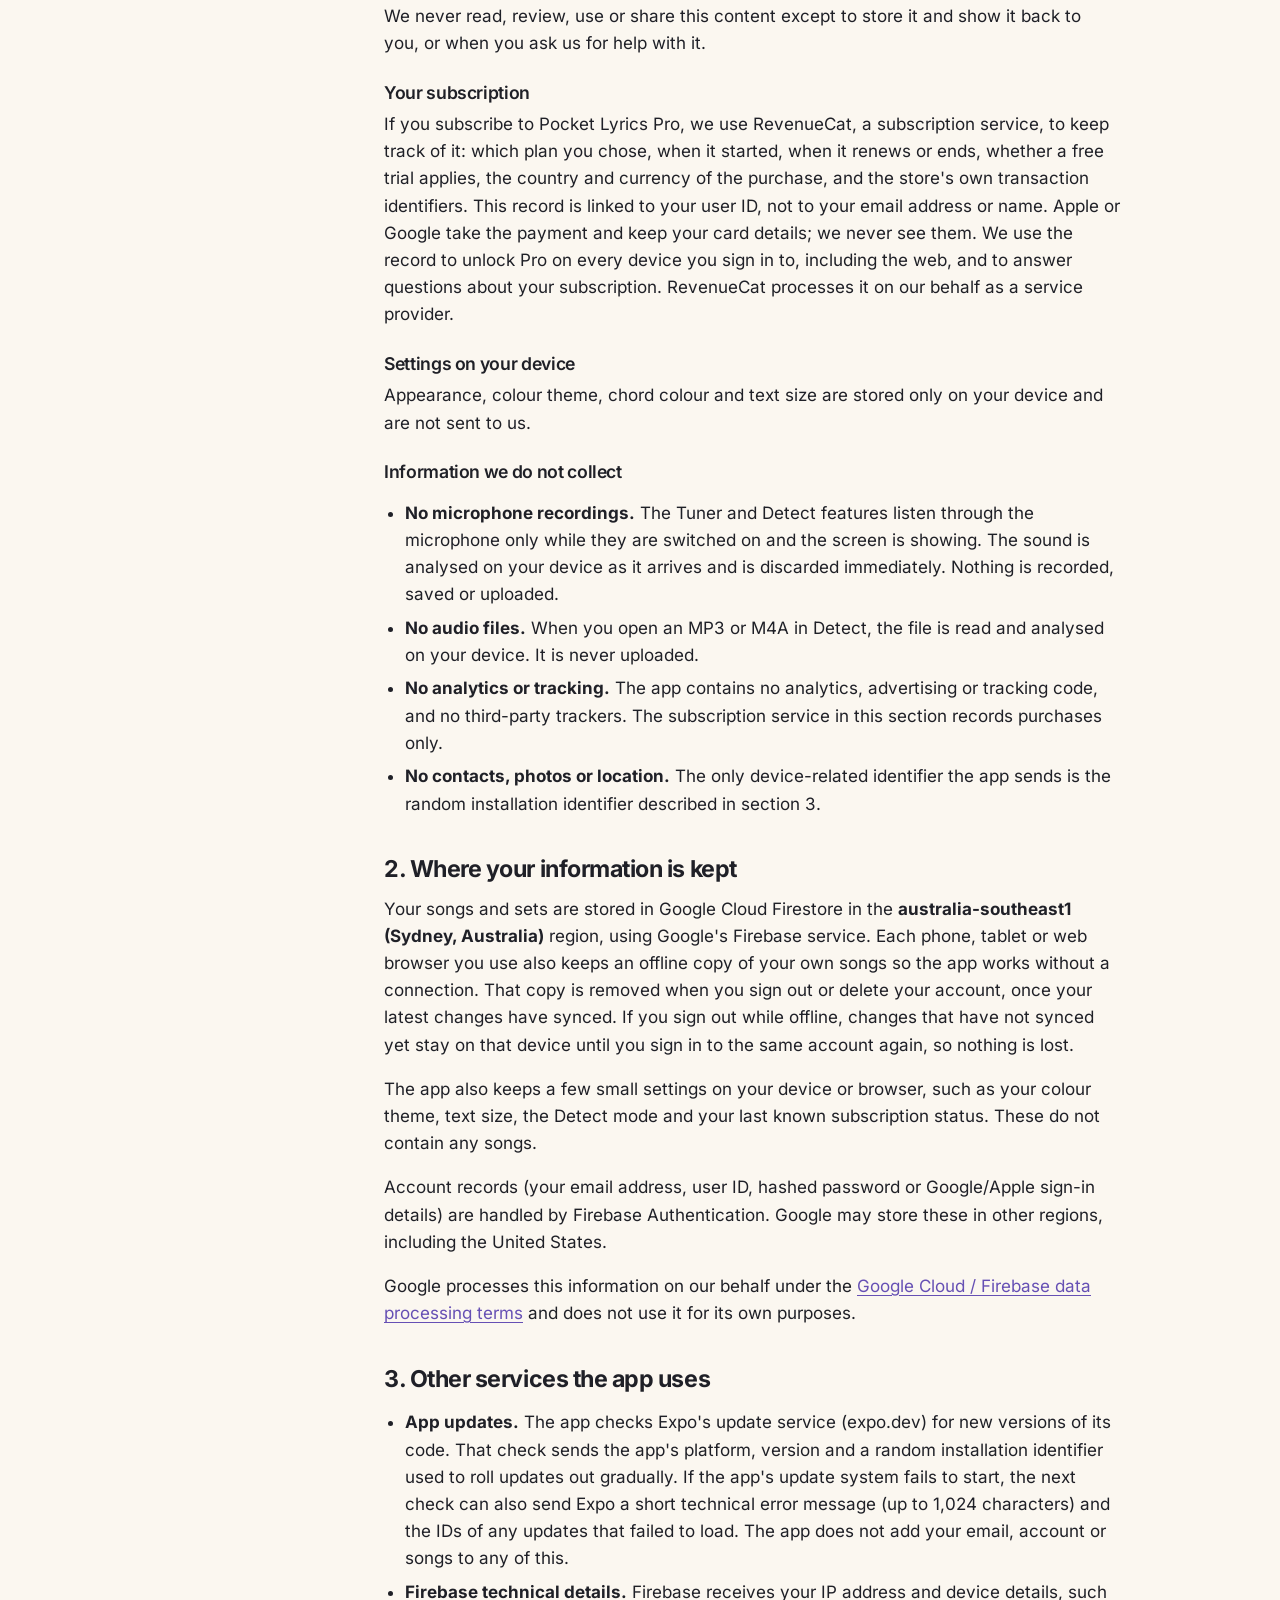
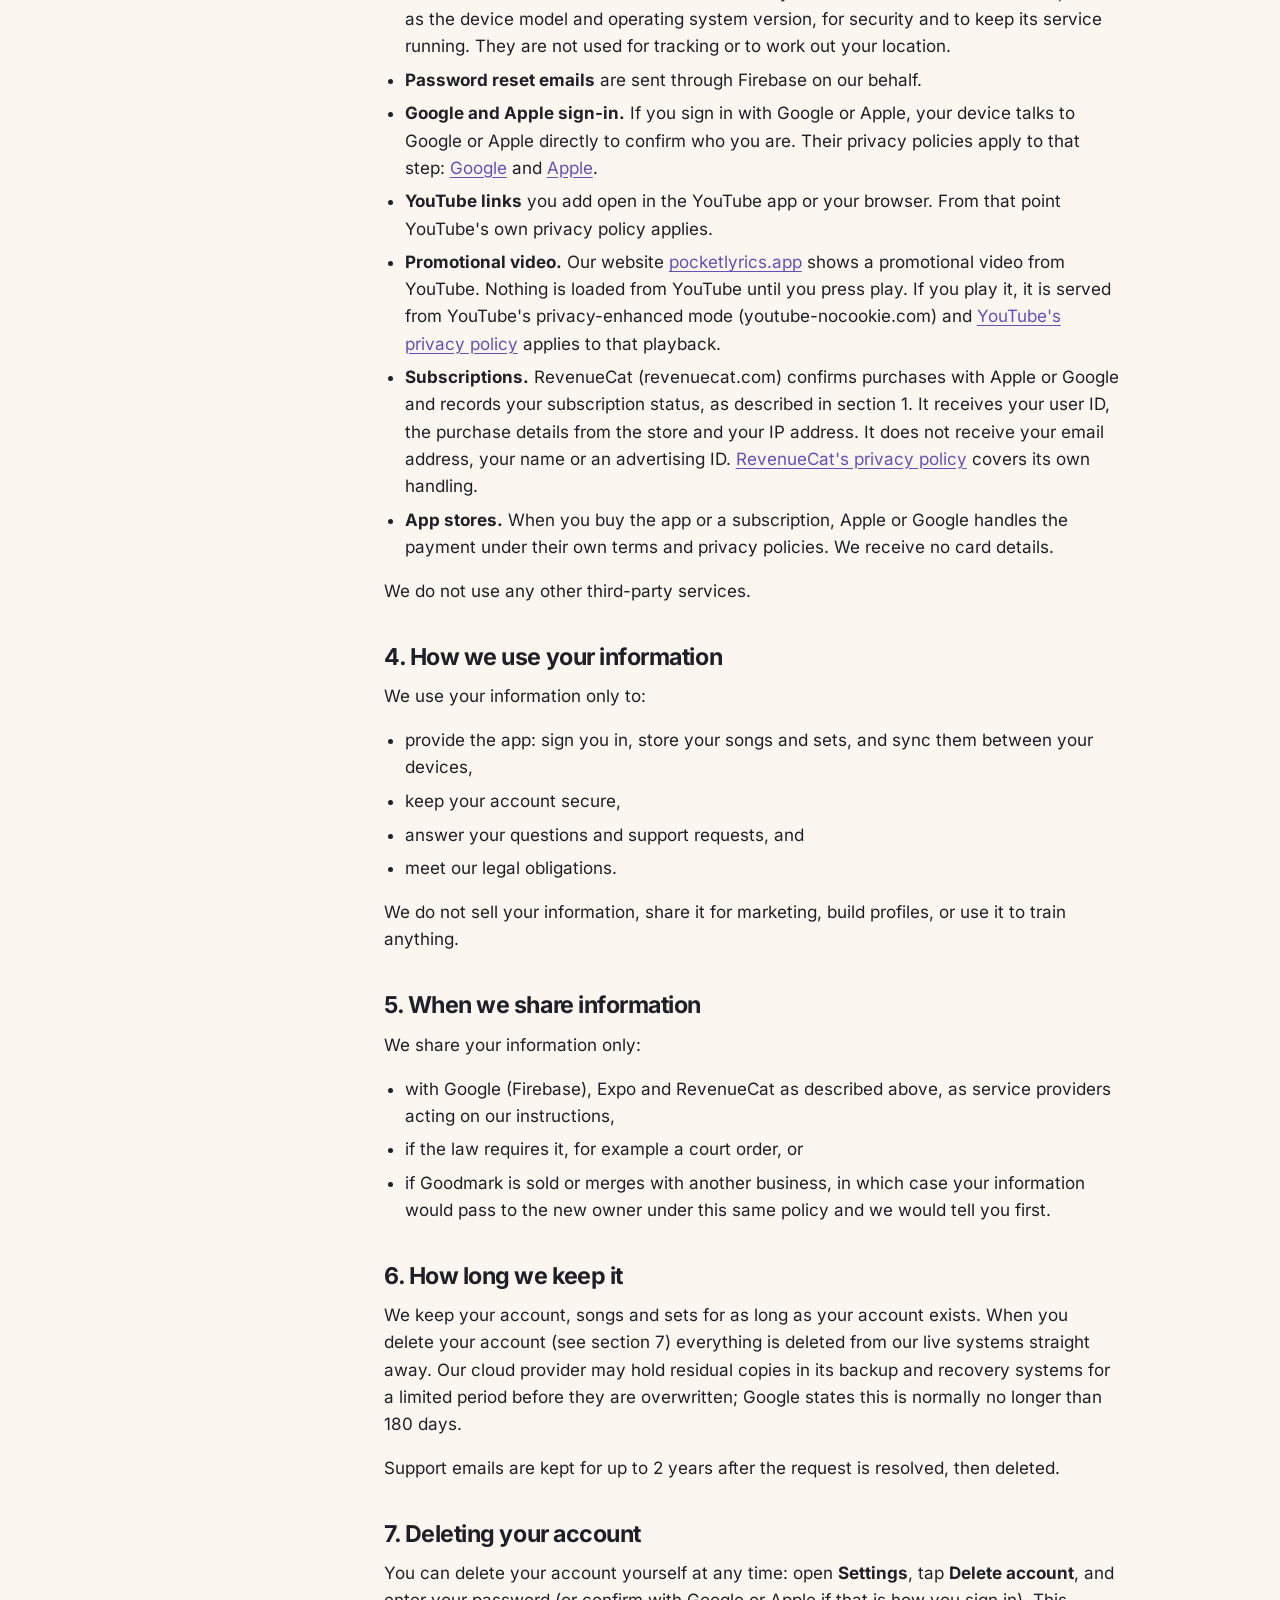
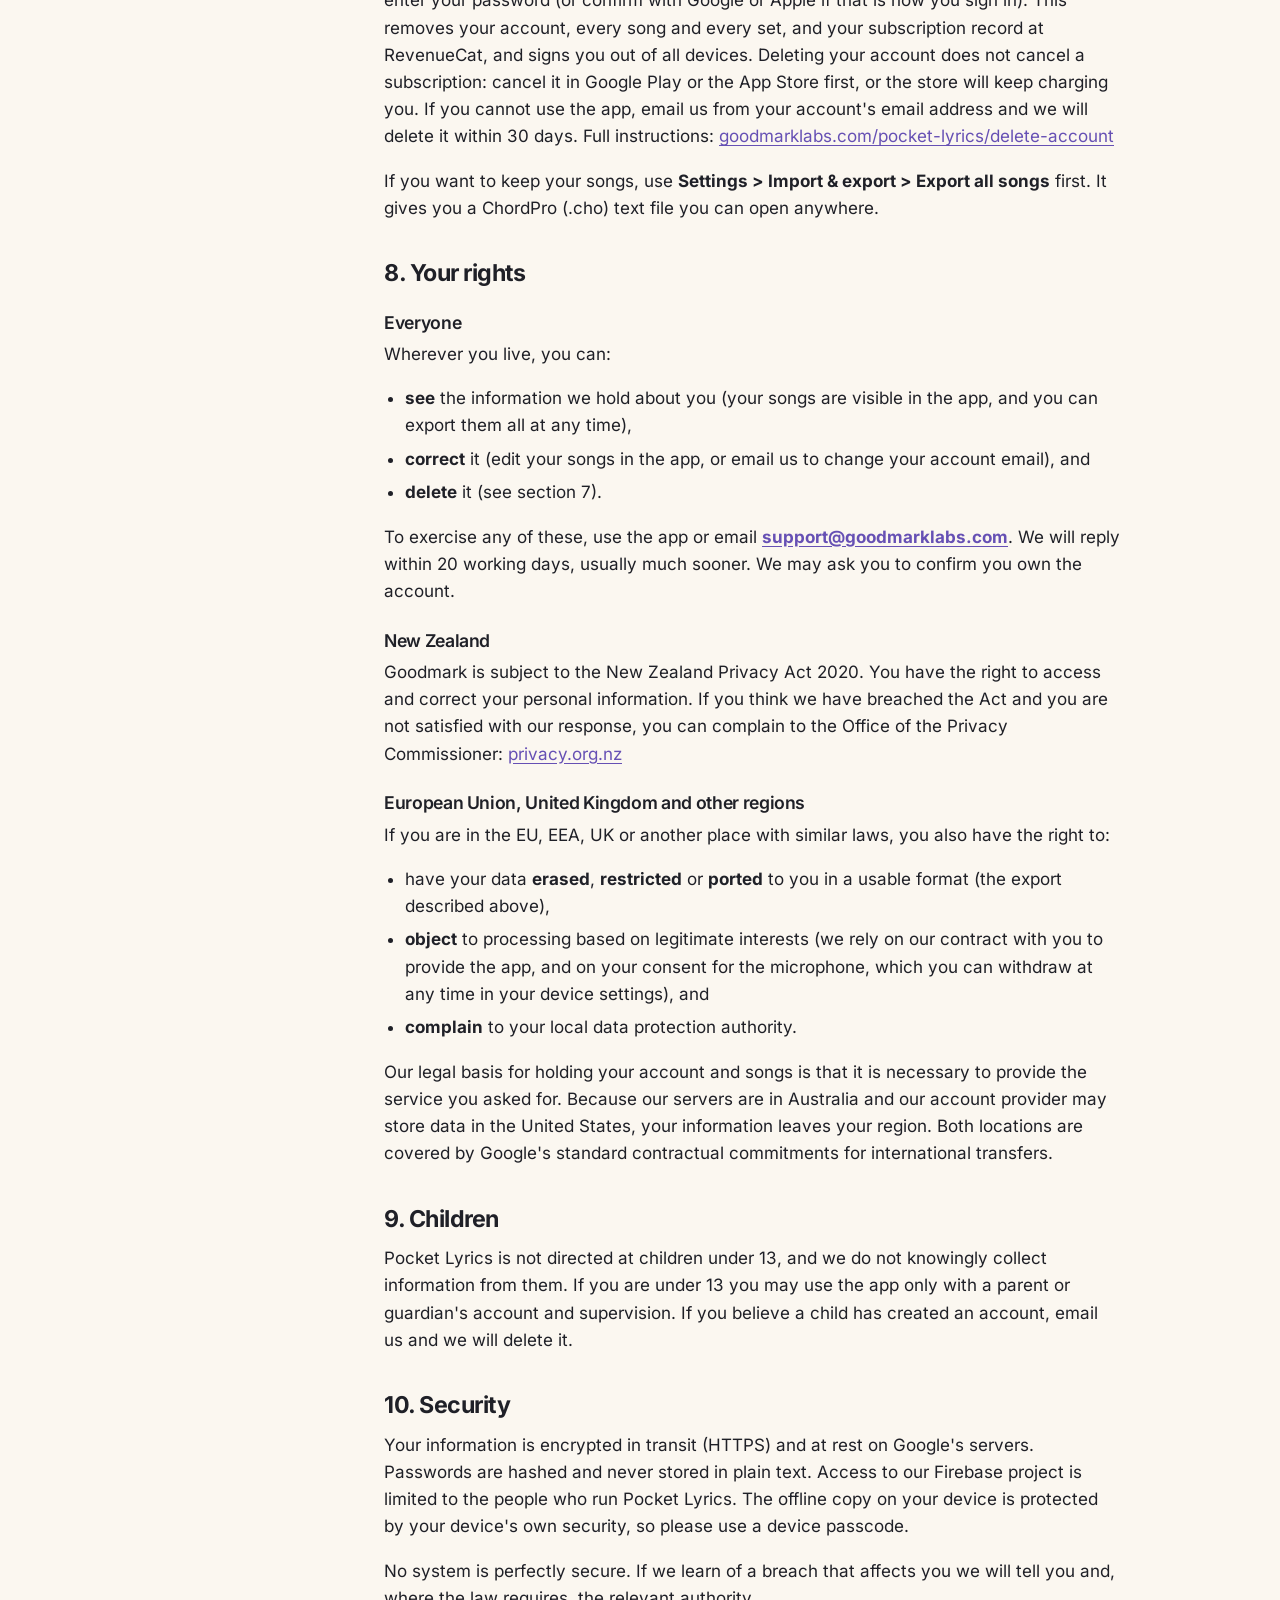
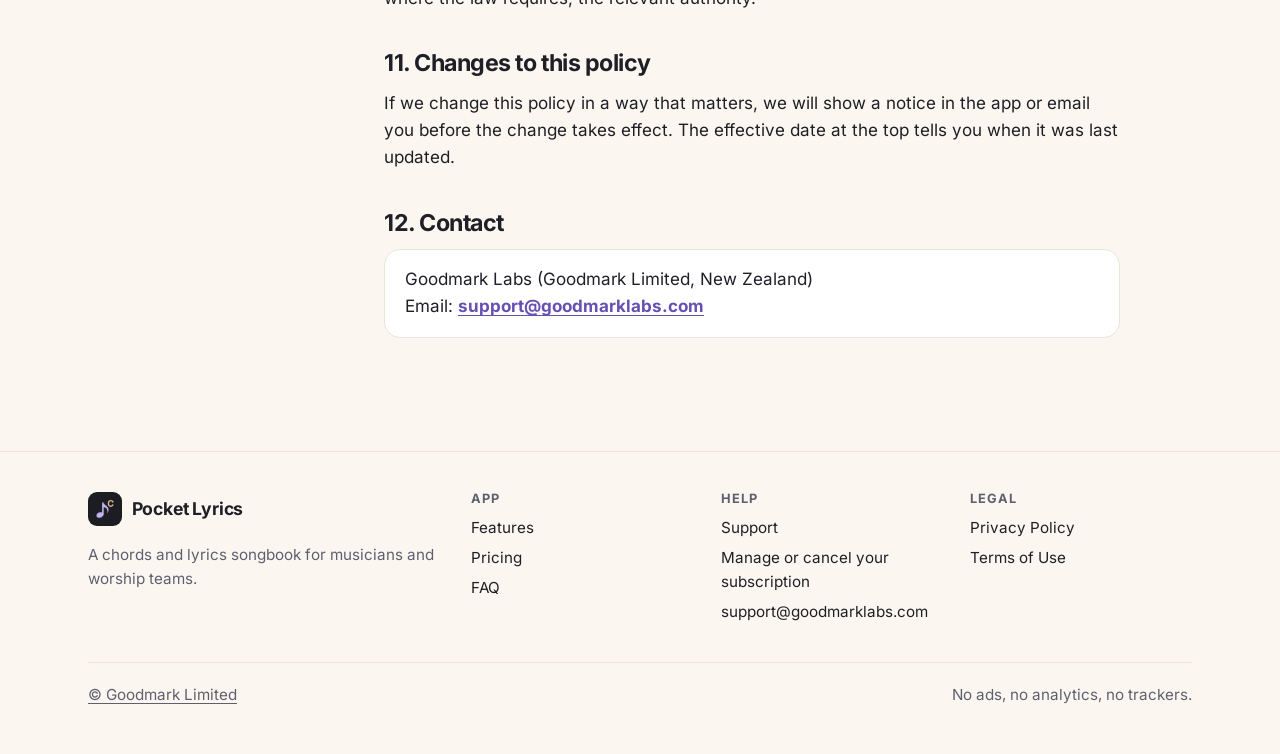
<file: privacy/index.html>
<!doctype html>
<html lang="en-NZ">
<head>
  <meta charset="utf-8">
  <meta name="viewport" content="width=device-width, initial-scale=1">
  <title>Privacy Policy | Pocket Lyrics</title>
  <meta name="description" content="How Pocket Lyrics handles your information: your email address and your songs, stored so they sync. No ads, no analytics, no tracking.">
  <link rel="canonical" href="https://pocketlyrics.app/privacy/">
  <meta name="color-scheme" content="light dark">
  <meta name="theme-color" content="#FBF7F0" media="(prefers-color-scheme: light)">
  <meta name="theme-color" content="#1B1916" media="(prefers-color-scheme: dark)">
  <meta property="og:type" content="website">
  <meta property="og:site_name" content="Pocket Lyrics">
  <meta property="og:title" content="Privacy Policy | Pocket Lyrics">
  <meta property="og:description" content="How Pocket Lyrics handles your information: your email address and your songs, stored so they sync. No ads, no analytics, no tracking.">
  <meta property="og:url" content="https://pocketlyrics.app/privacy/">
  <meta property="og:image" content="https://pocketlyrics.app/assets/og-key.png">
  <meta property="og:image:width" content="1200">
  <meta property="og:image:height" content="630">
  <meta property="og:image:alt" content="Pocket Lyrics: Know the key of any song. The Amazing Grace song screen in front of the Detect screen showing Key of E♭m.">
  <meta name="apple-itunes-app" content="app-id=6832144730">
  <meta name="twitter:card" content="summary_large_image">
  <meta name="twitter:title" content="Privacy Policy | Pocket Lyrics">
  <meta name="twitter:description" content="How Pocket Lyrics handles your information: your email address and your songs, stored so they sync. No ads, no analytics, no tracking.">
  <meta name="twitter:image" content="https://pocketlyrics.app/assets/og-key.png">
  <meta name="twitter:image:alt" content="Pocket Lyrics: Know the key of any song. The Amazing Grace song screen in front of the Detect screen showing Key of E♭m.">
  <link rel="icon" href="/favicon.ico" sizes="48x48">
  <link rel="icon" href="/assets/icons/icon-192.png" type="image/png" sizes="192x192">
  <link rel="apple-touch-icon" href="/assets/icons/icon-180.png">
  <link rel="manifest" href="/manifest.webmanifest">
  <link rel="preload" href="/assets/fonts/Inter-400Regular.woff2" as="font" type="font/woff2" crossorigin>
  <link rel="preload" href="/assets/fonts/Inter-700Bold.woff2" as="font" type="font/woff2" crossorigin>
  <link rel="stylesheet" href="/assets/site.css?v=20261127">
</head>
<body>
  <a class="skip-link" href="#main">Skip to content</a>
  <header class="site-header">
    <div class="wrap">
      <a class="brand" href="/"><img src="/assets/icons/icon-192.png" alt="" width="34" height="34">Pocket Lyrics</a>
      <nav class="site-nav" aria-label="Main"><ul><li><a href="/features/">Features</a></li><li><a href="/pricing/">Pricing</a></li><li><a href="/faq/">FAQ</a></li><li><a href="/support/">Support</a></li></ul></nav>
      <a class="nav-signin" href="https://app.pocketlyrics.app">Sign in</a>
      <details class="menu"><summary aria-label="Menu">Menu</summary><nav aria-label="Main (small screens)"><ul><li><a href="/">Home</a></li><li><a href="/features/">Features</a></li><li><a href="/pricing/">Pricing</a></li><li><a href="/faq/">FAQ</a></li><li><a href="/support/">Support</a></li></ul></nav></details>
    </div>
  </header>
  <main id="main">
    <div class="page-head">
      <div class="wrap">
        <h1>Pocket Lyrics Privacy Policy</h1>
        <p class="effective"><strong>Effective date:</strong> 25 November 2026</p>
      </div>
    </div>
    <div class="wrap doc-layout">
      <nav class="toc" aria-labelledby="toc-h">
        <h2 id="toc-h">On this page</h2>
        <ol>
          <li><a href="#information">Information we hold</a></li>
          <li><a href="#where">Where your information is kept</a></li>
          <li><a href="#services">Other services the app uses</a></li>
          <li><a href="#use">How we use your information</a></li>
          <li><a href="#sharing">When we share information</a></li>
          <li><a href="#retention">How long we keep it</a></li>
          <li><a href="#deleting">Deleting your account</a></li>
          <li><a href="#rights">Your rights</a></li>
          <li><a href="#children">Children</a></li>
          <li><a href="#security">Security</a></li>
          <li><a href="#changes">Changes to this policy</a></li>
          <li><a href="#contact">Contact</a></li>
        </ol>
      </nav>
      <article class="doc">
        <p>Pocket Lyrics is a chord and lyric songbook app made by Goodmark Labs (Goodmark Limited, New Zealand), referred to here as "Goodmark", "we" or "us". This policy explains what information the app handles, where it is kept, and the choices you have. It applies to the Pocket Lyrics apps for iPhone, iPad, Android and the web, and to the Pocket Lyrics pages on this website and on pocketlyrics.app.</p>
        <p>Pocket Lyrics is also available as a web app at <a href="https://app.pocketlyrics.app">app.pocketlyrics.app</a>. It uses the same account and stores your songs in the same place as the phone and tablet apps, and this policy covers it too.</p>

        <div class="summary">
          <p><strong>The short version:</strong> Pocket Lyrics stores your email address and the songs you type in, so that they sync between your devices. It has no ads, no analytics, no tracking, and we never sell or share your data for marketing. Sound from the microphone and any audio files you open are processed on your device and never leave it.</p>
        </div>

        <h2 id="information">1. Information we hold</h2>
        <h3>Your account</h3>
        <p>When you create an account we store:</p>
        <ul>
          <li>your <strong>email address</strong>, and</li>
          <li>a <strong>user ID</strong> (a random code Firebase assigns to your account), and</li>
          <li>your <strong>password</strong>, if you sign in with one, which is stored only in hashed form by Firebase Authentication. We cannot see it.</li>
        </ul>
        <p>We use these to sign you in, to keep your songs attached to your account, to send password reset emails when you ask for one, and to answer support requests.</p>
        <p>If you choose <strong>Continue with Google</strong> or <strong>Sign in with Apple</strong> instead, Google or Apple confirms who you are and sends us your <strong>email address</strong>, your <strong>name</strong>, a <strong>link to your profile picture</strong> (Google only) and an <strong>identifier</strong> for your Google or Apple account. We use the email address and identifier to sign you in and to find your account again. Firebase keeps the name and picture link in your account record, but the app does not show or use them. If you use Apple's Hide My Email, we receive the relay address Apple creates for you instead of your real one. The sign-in itself happens between your device and Google or Apple under their own privacy policies; we never see your Google or Apple password.</p>

        <h3>Your songs and sets</h3>
        <p>Everything you add in the app is stored in your account so it can sync between your devices:</p>
        <ul>
          <li>song <strong>titles</strong>, <strong>artists</strong>, <strong>keys</strong>, <strong>chords</strong> and <strong>lyrics</strong>,</li>
          <li>any <strong>YouTube links</strong> you attach to a song,</li>
          <li>your <strong>sets</strong> (lists of songs, their order and the key you chose for each), and</li>
          <li>the <strong>dates</strong> each item was created and last changed, which keep your devices in step.</li>
        </ul>
        <p>If you import a song file, its text is saved as a song. A file's name can become the song's title, including when you save chords worked out from an audio file. The audio itself is never uploaded.</p>
        <p>We never read, review, use or share this content except to store it and show it back to you, or when you ask us for help with it.</p>

        <h3>Your subscription</h3>
        <p>If you subscribe to Pocket Lyrics Pro, we use RevenueCat, a subscription service, to keep track of it: which plan you chose, when it started, when it renews or ends, whether a free trial applies, the country and currency of the purchase, and the store's own transaction identifiers. This record is linked to your user ID, not to your email address or name. Apple or Google take the payment and keep your card details; we never see them. We use the record to unlock Pro on every device you sign in to, including the web, and to answer questions about your subscription. RevenueCat processes it on our behalf as a service provider.</p>

        <h3>Settings on your device</h3>
        <p>Appearance, colour theme, chord colour and text size are stored only on your device and are not sent to us.</p>

        <h3>Information we do not collect</h3>
        <ul>
          <li><strong>No microphone recordings.</strong> The Tuner and Detect features listen through the microphone only while they are switched on and the screen is showing. The sound is analysed on your device as it arrives and is discarded immediately. Nothing is recorded, saved or uploaded.</li>
          <li><strong>No audio files.</strong> When you open an MP3 or M4A in Detect, the file is read and analysed on your device. It is never uploaded.</li>
          <li><strong>No analytics or tracking.</strong> The app contains no analytics, advertising or tracking code, and no third-party trackers. The subscription service in this section records purchases only.</li>
          <li><strong>No contacts, photos or location.</strong> The only device-related identifier the app sends is the random installation identifier described in section 3.</li>
        </ul>

        <h2 id="where">2. Where your information is kept</h2>
        <p>Your songs and sets are stored in Google Cloud Firestore in the <strong>australia-southeast1 (Sydney, Australia)</strong> region, using Google's Firebase service. Each phone, tablet or web browser you use also keeps an offline copy of your own songs so the app works without a connection. That copy is removed when you sign out or delete your account, once your latest changes have synced. If you sign out while offline, changes that have not synced yet stay on that device until you sign in to the same account again, so nothing is lost.</p>
        <p>The app also keeps a few small settings on your device or browser, such as your colour theme, text size, the Detect mode and your last known subscription status. These do not contain any songs.</p>
        <p>Account records (your email address, user ID, hashed password or Google/Apple sign-in details) are handled by Firebase Authentication. Google may store these in other regions, including the United States.</p>
        <p>Google processes this information on our behalf under the <a href="https://firebase.google.com/terms/data-processing-terms">Google Cloud / Firebase data processing terms</a> and does not use it for its own purposes.</p>

        <h2 id="services">3. Other services the app uses</h2>
        <ul>
          <li><strong>App updates.</strong> The app checks Expo's update service (expo.dev) for new versions of its code. That check sends the app's platform, version and a random installation identifier used to roll updates out gradually. If the app's update system fails to start, the next check can also send Expo a short technical error message (up to 1,024 characters) and the IDs of any updates that failed to load. The app does not add your email, account or songs to any of this.</li>
          <li><strong>Firebase technical details.</strong> Firebase receives your IP address and device details, such as the device model and operating system version, for security and to keep its service running. They are not used for tracking or to work out your location.</li>
          <li><strong>Password reset emails</strong> are sent through Firebase on our behalf.</li>
          <li><strong>Google and Apple sign-in.</strong> If you sign in with Google or Apple, your device talks to Google or Apple directly to confirm who you are. Their privacy policies apply to that step: <a href="https://policies.google.com/privacy">Google</a> and <a href="https://www.apple.com/legal/privacy/">Apple</a>.</li>
          <li><strong>YouTube links</strong> you add open in the YouTube app or your browser. From that point YouTube's own privacy policy applies.</li>
          <li><strong>Promotional video.</strong> Our website <a href="https://pocketlyrics.app">pocketlyrics.app</a> shows a promotional video from YouTube. Nothing is loaded from YouTube until you press play. If you play it, it is served from YouTube's privacy-enhanced mode (youtube-nocookie.com) and <a href="https://policies.google.com/privacy">YouTube's privacy policy</a> applies to that playback.</li>
          <li><strong>Subscriptions.</strong> RevenueCat (revenuecat.com) confirms purchases with Apple or Google and records your subscription status, as described in section 1. It receives your user ID, the purchase details from the store and your IP address. It does not receive your email address, your name or an advertising ID. <a href="https://www.revenuecat.com/privacy">RevenueCat's privacy policy</a> covers its own handling.</li>
          <li><strong>App stores.</strong> When you buy the app or a subscription, Apple or Google handles the payment under their own terms and privacy policies. We receive no card details.</li>
        </ul>
        <p>We do not use any other third-party services.</p>

        <h2 id="use">4. How we use your information</h2>
        <p>We use your information only to:</p>
        <ul>
          <li>provide the app: sign you in, store your songs and sets, and sync them between your devices,</li>
          <li>keep your account secure,</li>
          <li>answer your questions and support requests, and</li>
          <li>meet our legal obligations.</li>
        </ul>
        <p>We do not sell your information, share it for marketing, build profiles, or use it to train anything.</p>

        <h2 id="sharing">5. When we share information</h2>
        <p>We share your information only:</p>
        <ul>
          <li>with Google (Firebase), Expo and RevenueCat as described above, as service providers acting on our instructions,</li>
          <li>if the law requires it, for example a court order, or</li>
          <li>if Goodmark is sold or merges with another business, in which case your information would pass to the new owner under this same policy and we would tell you first.</li>
        </ul>

        <h2 id="retention">6. How long we keep it</h2>
        <p>We keep your account, songs and sets for as long as your account exists. When you delete your account (see section 7) everything is deleted from our live systems straight away. Our cloud provider may hold residual copies in its backup and recovery systems for a limited period before they are overwritten; Google states this is normally no longer than 180 days.</p>
        <p>Support emails are kept for up to 2 years after the request is resolved, then deleted.</p>

        <h2 id="deleting">7. Deleting your account</h2>
        <p>You can delete your account yourself at any time: open <strong>Settings</strong>, tap <strong>Delete account</strong>, and enter your password (or confirm with Google or Apple if that is how you sign in). This removes your account, every song and every set, and your subscription record at RevenueCat, and signs you out of all devices. Deleting your account does not cancel a subscription: cancel it in Google Play or the App Store first, or the store will keep charging you. If you cannot use the app, email us from your account's email address and we will delete it within 30 days. Full instructions: <a href="https://goodmarklabs.com/pocket-lyrics/delete-account/">goodmarklabs.com/pocket-lyrics/delete-account</a></p>
        <p>If you want to keep your songs, use <strong>Settings &gt; Import &amp; export &gt; Export all songs</strong> first. It gives you a ChordPro (.cho) text file you can open anywhere.</p>

        <h2 id="rights">8. Your rights</h2>
        <h3>Everyone</h3>
        <p>Wherever you live, you can:</p>
        <ul>
          <li><strong>see</strong> the information we hold about you (your songs are visible in the app, and you can export them all at any time),</li>
          <li><strong>correct</strong> it (edit your songs in the app, or email us to change your account email), and</li>
          <li><strong>delete</strong> it (see section 7).</li>
        </ul>
        <p>To exercise any of these, use the app or email <a href="mailto:support@goodmarklabs.com"><strong>support@goodmarklabs.com</strong></a>. We will reply within 20 working days, usually much sooner. We may ask you to confirm you own the account.</p>

        <h3>New Zealand</h3>
        <p>Goodmark is subject to the New Zealand Privacy Act 2020. You have the right to access and correct your personal information. If you think we have breached the Act and you are not satisfied with our response, you can complain to the Office of the Privacy Commissioner: <a href="https://www.privacy.org.nz">privacy.org.nz</a></p>

        <h3>European Union, United Kingdom and other regions</h3>
        <p>If you are in the EU, EEA, UK or another place with similar laws, you also have the right to:</p>
        <ul>
          <li>have your data <strong>erased</strong>, <strong>restricted</strong> or <strong>ported</strong> to you in a usable format (the export described above),</li>
          <li><strong>object</strong> to processing based on legitimate interests (we rely on our contract with you to provide the app, and on your consent for the microphone, which you can withdraw at any time in your device settings), and</li>
          <li><strong>complain</strong> to your local data protection authority.</li>
        </ul>
        <p>Our legal basis for holding your account and songs is that it is necessary to provide the service you asked for. Because our servers are in Australia and our account provider may store data in the United States, your information leaves your region. Both locations are covered by Google's standard contractual commitments for international transfers.</p>

        <h2 id="children">9. Children</h2>
        <p>Pocket Lyrics is not directed at children under 13, and we do not knowingly collect information from them. If you are under 13 you may use the app only with a parent or guardian's account and supervision. If you believe a child has created an account, email us and we will delete it.</p>

        <h2 id="security">10. Security</h2>
        <p>Your information is encrypted in transit (HTTPS) and at rest on Google's servers. Passwords are hashed and never stored in plain text. Access to our Firebase project is limited to the people who run Pocket Lyrics. The offline copy on your device is protected by your device's own security, so please use a device passcode.</p>
        <p>No system is perfectly secure. If we learn of a breach that affects you we will tell you and, where the law requires, the relevant authority.</p>

        <h2 id="changes">11. Changes to this policy</h2>
        <p>If we change this policy in a way that matters, we will show a notice in the app or email you before the change takes effect. The effective date at the top tells you when it was last updated.</p>

        <h2 id="contact">12. Contact</h2>
        <p class="contact-block">Goodmark Labs (Goodmark Limited, New Zealand)<br>Email: <a href="mailto:support@goodmarklabs.com"><strong>support@goodmarklabs.com</strong></a></p>
      </article>
    </div>
  </main>
  <footer class="site-footer">
    <div class="wrap">
      <div class="footer-grid">
        <div class="footer-brand">
          <a class="brand" href="/"><img src="/assets/icons/icon-192.png" alt="" width="34" height="34">Pocket Lyrics</a>
          <p>A chords and lyrics songbook for musicians and worship teams.</p>
        </div>
        <div>
          <h2>App</h2>
          <ul>
            <li><a href="/features/">Features</a></li>
            <li><a href="/pricing/">Pricing</a></li>
            <li><a href="/faq/">FAQ</a></li>
          </ul>
        </div>
        <div>
          <h2>Help</h2>
          <ul>
            <li><a href="/support/">Support</a></li>
            <li><a href="/manage-subscription/">Manage or cancel your subscription</a></li>
            <li><a href="mailto:support@goodmarklabs.com">support@goodmarklabs.com</a></li>
          </ul>
        </div>
        <div>
          <h2>Legal</h2>
          <ul>
            <li><a href="/privacy/">Privacy Policy</a></li>
            <li><a href="/terms/">Terms of Use</a></li>
          </ul>
        </div>
      </div>
      <div class="footer-bottom">
        <p><a href="https://goodmarklabs.com">&copy; Goodmark Limited</a></p>
        <p>No ads, no analytics, no trackers.</p>
      </div>
    </div>
  </footer>
</body>
</html>
</file>
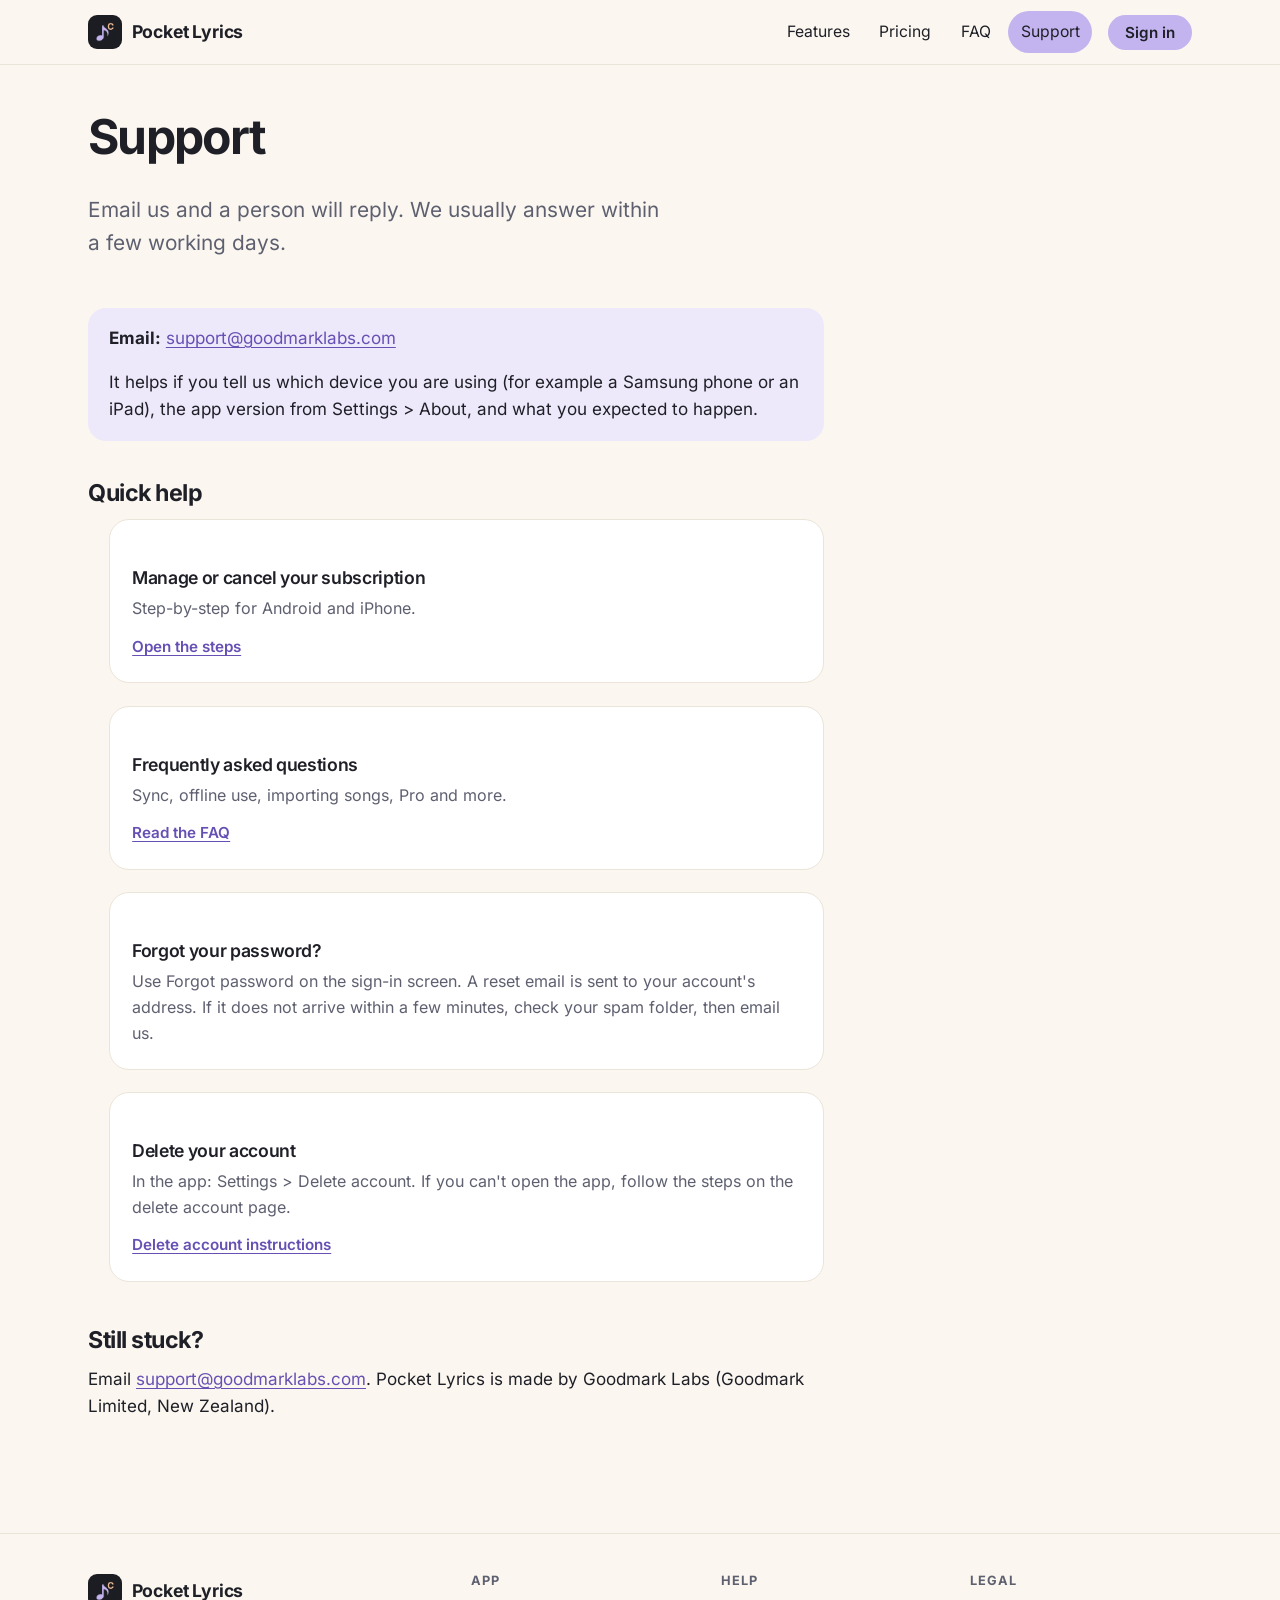
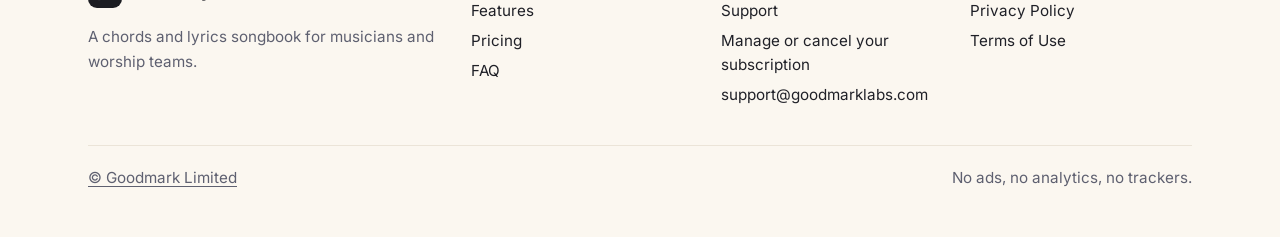
<file: support/index.html>
<!doctype html>
<html lang="en-NZ">
<head>
  <meta charset="utf-8">
  <meta name="viewport" content="width=device-width, initial-scale=1">
  <title>Support | Pocket Lyrics</title>
  <meta name="description" content="Get help with Pocket Lyrics: email support@goodmarklabs.com, manage or cancel your subscription, reset your password or delete your account.">
  <link rel="canonical" href="https://pocketlyrics.app/support/">
  <meta name="color-scheme" content="light dark">
  <meta name="theme-color" content="#FBF7F0" media="(prefers-color-scheme: light)">
  <meta name="theme-color" content="#1B1916" media="(prefers-color-scheme: dark)">
  <meta property="og:type" content="website">
  <meta property="og:site_name" content="Pocket Lyrics">
  <meta property="og:title" content="Support | Pocket Lyrics">
  <meta property="og:description" content="Get help with Pocket Lyrics: email support@goodmarklabs.com, manage or cancel your subscription, reset your password or delete your account.">
  <meta property="og:url" content="https://pocketlyrics.app/support/">
  <meta property="og:image" content="https://pocketlyrics.app/assets/og-key.png">
  <meta property="og:image:width" content="1200">
  <meta property="og:image:height" content="630">
  <meta property="og:image:alt" content="Pocket Lyrics: Know the key of any song. The Amazing Grace song screen in front of the Detect screen showing Key of E♭m.">
  <meta name="apple-itunes-app" content="app-id=6832144730">
  <meta name="twitter:card" content="summary_large_image">
  <meta name="twitter:title" content="Support | Pocket Lyrics">
  <meta name="twitter:description" content="Get help with Pocket Lyrics: email support@goodmarklabs.com, manage or cancel your subscription, reset your password or delete your account.">
  <meta name="twitter:image" content="https://pocketlyrics.app/assets/og-key.png">
  <meta name="twitter:image:alt" content="Pocket Lyrics: Know the key of any song. The Amazing Grace song screen in front of the Detect screen showing Key of E♭m.">
  <link rel="icon" href="/favicon.ico" sizes="48x48">
  <link rel="icon" href="/assets/icons/icon-192.png" type="image/png" sizes="192x192">
  <link rel="apple-touch-icon" href="/assets/icons/icon-180.png">
  <link rel="manifest" href="/manifest.webmanifest">
  <link rel="preload" href="/assets/fonts/Inter-400Regular.woff2" as="font" type="font/woff2" crossorigin>
  <link rel="preload" href="/assets/fonts/Inter-700Bold.woff2" as="font" type="font/woff2" crossorigin>
  <link rel="stylesheet" href="/assets/site.css?v=20261127">
</head>
<body>
  <a class="skip-link" href="#main">Skip to content</a>
  <header class="site-header">
    <div class="wrap">
      <a class="brand" href="/"><img src="/assets/icons/icon-192.png" alt="" width="34" height="34">Pocket Lyrics</a>
      <nav class="site-nav" aria-label="Main"><ul><li><a href="/features/">Features</a></li><li><a href="/pricing/">Pricing</a></li><li><a href="/faq/">FAQ</a></li><li><a href="/support/" aria-current="page">Support</a></li></ul></nav>
      <a class="nav-signin" href="https://app.pocketlyrics.app">Sign in</a>
      <details class="menu"><summary aria-label="Menu">Menu</summary><nav aria-label="Main (small screens)"><ul><li><a href="/">Home</a></li><li><a href="/features/">Features</a></li><li><a href="/pricing/">Pricing</a></li><li><a href="/faq/">FAQ</a></li><li><a href="/support/" aria-current="page">Support</a></li></ul></nav></details>
    </div>
  </header>
  <main id="main">
    <div class="page-head">
      <div class="wrap">
        <h1>Support</h1>
        <p class="lede">Email us and a person will reply. We usually answer within a few working days.</p>
      </div>
    </div>
    <div class="wrap doc-layout" style="grid-template-columns:minmax(0,46rem)">
      <article class="doc">
        <div class="summary">
          <p><strong>Email:</strong> <a href="mailto:support@goodmarklabs.com">support@goodmarklabs.com</a></p>
          <p style="margin:0.5rem 0 0">It helps if you tell us which device you are using (for example a Samsung phone or an iPad), the app version from Settings &gt; About, and what you expected to happen.</p>
        </div>
        <h2>Quick help</h2>
        <ul class="grid-cards" style="grid-template-columns:1fr">
          <li class="card"><h3>Manage or cancel your subscription</h3><p>Step-by-step for Android and iPhone.</p><a class="more" href="/manage-subscription/">Open the steps</a></li>
          <li class="card"><h3>Frequently asked questions</h3><p>Sync, offline use, importing songs, Pro and more.</p><a class="more" href="/faq/">Read the FAQ</a></li>
          <li class="card"><h3>Forgot your password?</h3><p>Use Forgot password on the sign-in screen. A reset email is sent to your account's address. If it does not arrive within a few minutes, check your spam folder, then email us.</p></li>
          <li class="card"><h3>Delete your account</h3><p>In the app: Settings &gt; Delete account. If you can't open the app, follow the steps on the delete account page.</p><a class="more" href="https://goodmarklabs.com/pocket-lyrics/delete-account/">Delete account instructions</a></li>
        </ul>
        <h2>Still stuck?</h2>
        <p>Email <a href="mailto:support@goodmarklabs.com">support@goodmarklabs.com</a>. Pocket Lyrics is made by Goodmark Labs (Goodmark Limited, New Zealand).</p>
      </article>
    </div>
  </main>
  <footer class="site-footer">
    <div class="wrap">
      <div class="footer-grid">
        <div class="footer-brand">
          <a class="brand" href="/"><img src="/assets/icons/icon-192.png" alt="" width="34" height="34">Pocket Lyrics</a>
          <p>A chords and lyrics songbook for musicians and worship teams.</p>
        </div>
        <div>
          <h2>App</h2>
          <ul>
            <li><a href="/features/">Features</a></li>
            <li><a href="/pricing/">Pricing</a></li>
            <li><a href="/faq/">FAQ</a></li>
          </ul>
        </div>
        <div>
          <h2>Help</h2>
          <ul>
            <li><a href="/support/">Support</a></li>
            <li><a href="/manage-subscription/">Manage or cancel your subscription</a></li>
            <li><a href="mailto:support@goodmarklabs.com">support@goodmarklabs.com</a></li>
          </ul>
        </div>
        <div>
          <h2>Legal</h2>
          <ul>
            <li><a href="/privacy/">Privacy Policy</a></li>
            <li><a href="/terms/">Terms of Use</a></li>
          </ul>
        </div>
      </div>
      <div class="footer-bottom">
        <p><a href="https://goodmarklabs.com">&copy; Goodmark Limited</a></p>
        <p>No ads, no analytics, no trackers.</p>
      </div>
    </div>
  </footer>
</body>
</html>
</file>
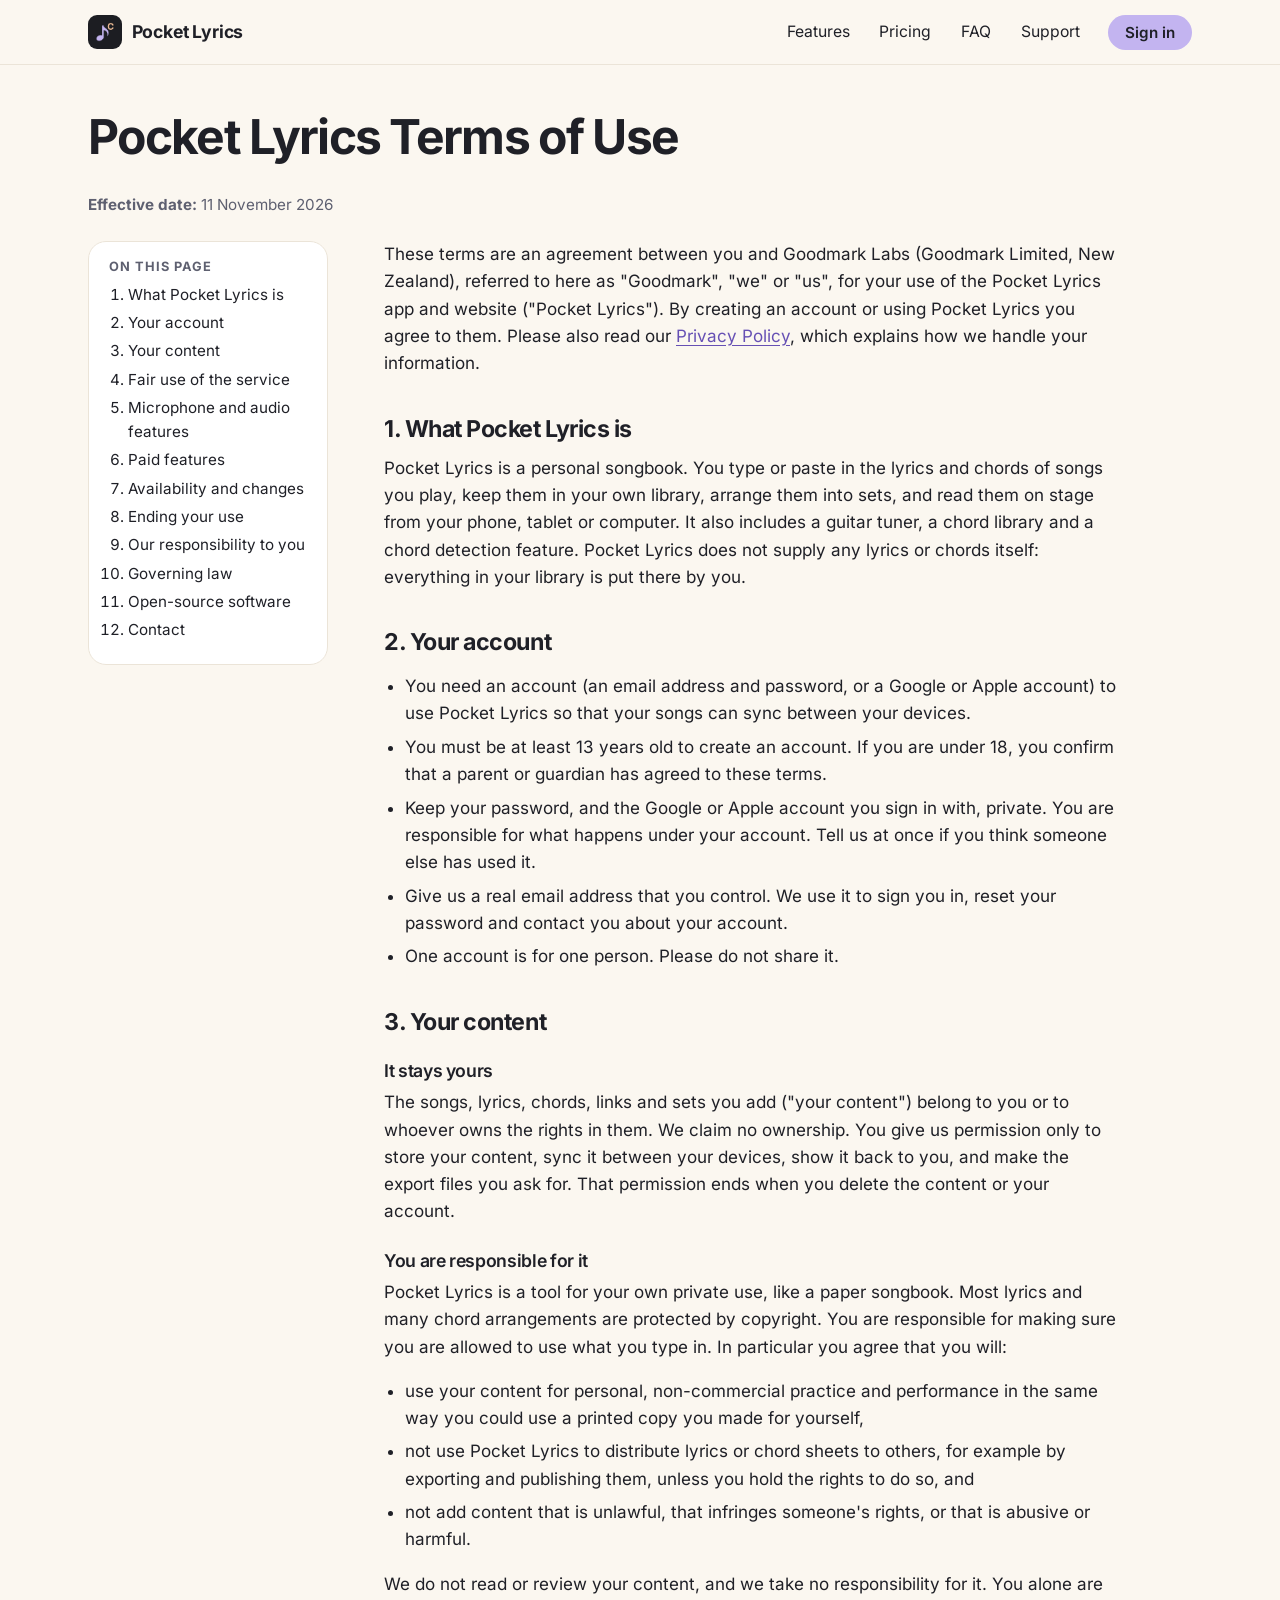
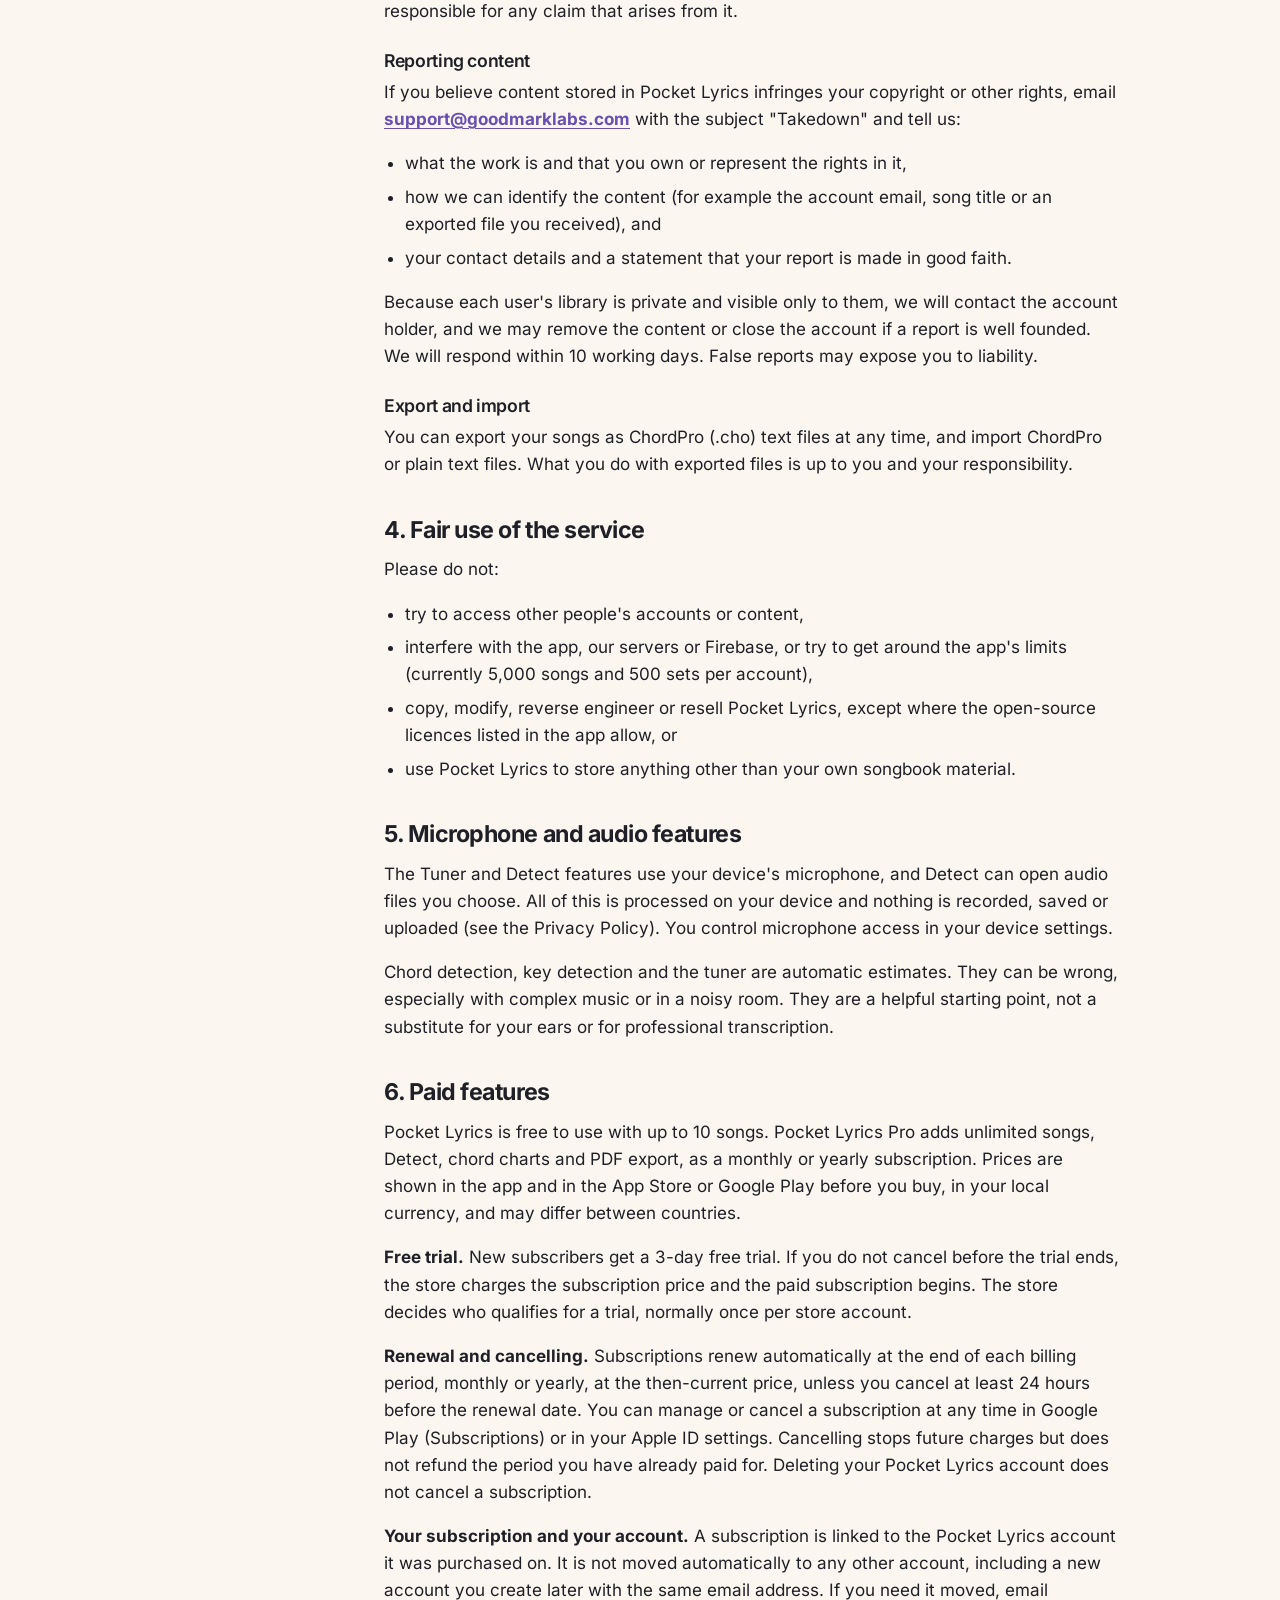
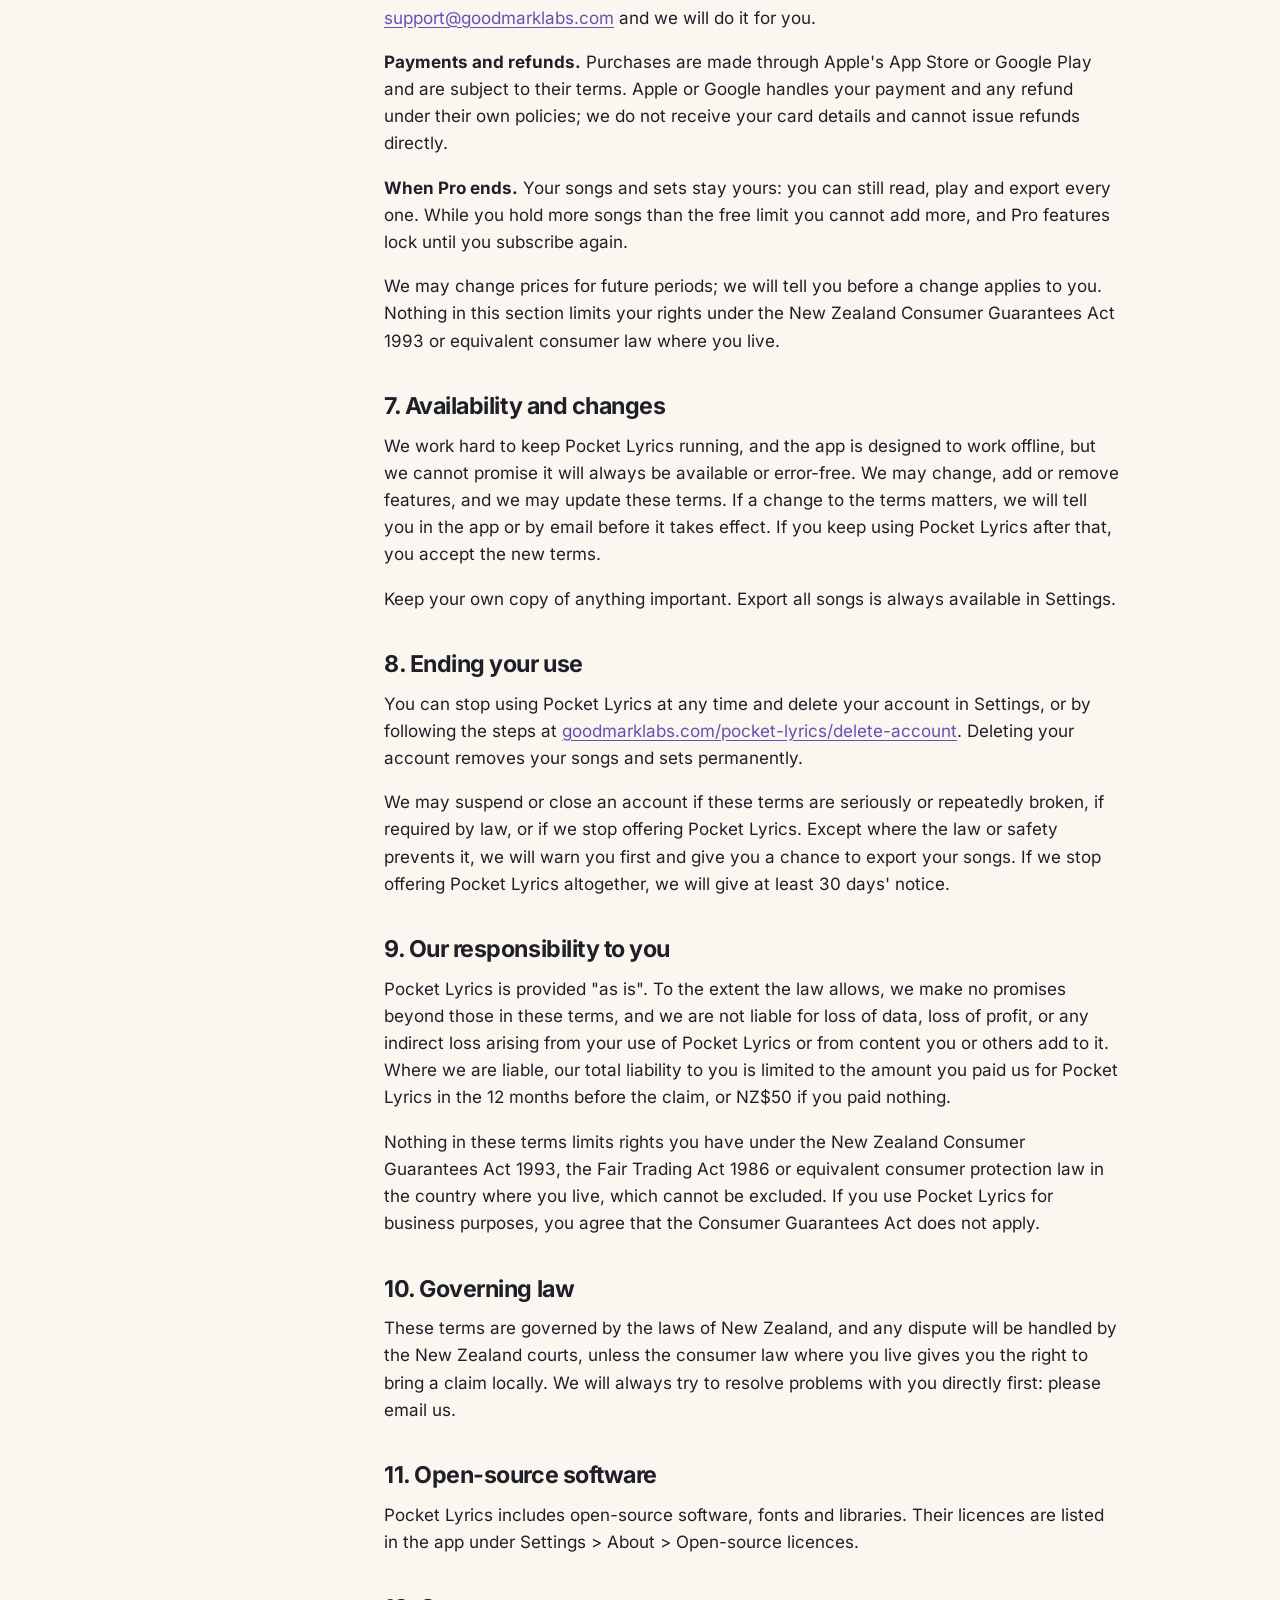
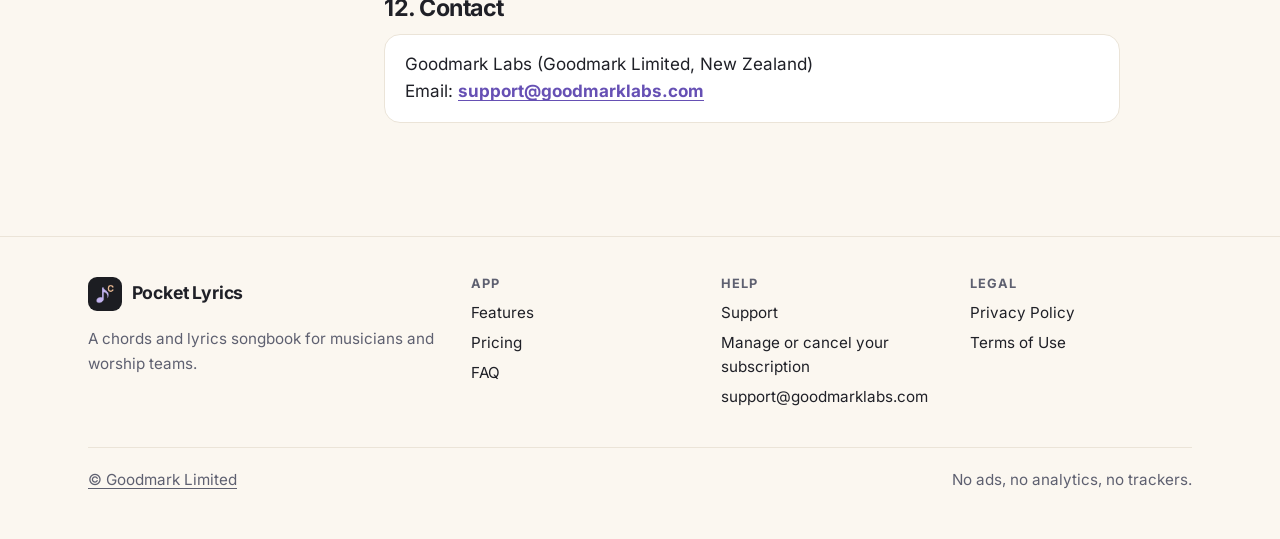
<file: terms/index.html>
<!doctype html>
<html lang="en-NZ">
<head>
  <meta charset="utf-8">
  <meta name="viewport" content="width=device-width, initial-scale=1">
  <title>Terms of Use | Pocket Lyrics</title>
  <meta name="description" content="The terms for using the Pocket Lyrics app and website, including your content, subscriptions, free trial, renewal and cancelling.">
  <link rel="canonical" href="https://pocketlyrics.app/terms/">
  <meta name="color-scheme" content="light dark">
  <meta name="theme-color" content="#FBF7F0" media="(prefers-color-scheme: light)">
  <meta name="theme-color" content="#1B1916" media="(prefers-color-scheme: dark)">
  <meta property="og:type" content="website">
  <meta property="og:site_name" content="Pocket Lyrics">
  <meta property="og:title" content="Terms of Use | Pocket Lyrics">
  <meta property="og:description" content="The terms for using the Pocket Lyrics app and website, including your content, subscriptions, free trial, renewal and cancelling.">
  <meta property="og:url" content="https://pocketlyrics.app/terms/">
  <meta property="og:image" content="https://pocketlyrics.app/assets/og-key.png">
  <meta property="og:image:width" content="1200">
  <meta property="og:image:height" content="630">
  <meta property="og:image:alt" content="Pocket Lyrics: Know the key of any song. The Amazing Grace song screen in front of the Detect screen showing Key of E♭m.">
  <meta name="apple-itunes-app" content="app-id=6832144730">
  <meta name="twitter:card" content="summary_large_image">
  <meta name="twitter:title" content="Terms of Use | Pocket Lyrics">
  <meta name="twitter:description" content="The terms for using the Pocket Lyrics app and website, including your content, subscriptions, free trial, renewal and cancelling.">
  <meta name="twitter:image" content="https://pocketlyrics.app/assets/og-key.png">
  <meta name="twitter:image:alt" content="Pocket Lyrics: Know the key of any song. The Amazing Grace song screen in front of the Detect screen showing Key of E♭m.">
  <link rel="icon" href="/favicon.ico" sizes="48x48">
  <link rel="icon" href="/assets/icons/icon-192.png" type="image/png" sizes="192x192">
  <link rel="apple-touch-icon" href="/assets/icons/icon-180.png">
  <link rel="manifest" href="/manifest.webmanifest">
  <link rel="preload" href="/assets/fonts/Inter-400Regular.woff2" as="font" type="font/woff2" crossorigin>
  <link rel="preload" href="/assets/fonts/Inter-700Bold.woff2" as="font" type="font/woff2" crossorigin>
  <link rel="stylesheet" href="/assets/site.css?v=20261127">
</head>
<body>
  <a class="skip-link" href="#main">Skip to content</a>
  <header class="site-header">
    <div class="wrap">
      <a class="brand" href="/"><img src="/assets/icons/icon-192.png" alt="" width="34" height="34">Pocket Lyrics</a>
      <nav class="site-nav" aria-label="Main"><ul><li><a href="/features/">Features</a></li><li><a href="/pricing/">Pricing</a></li><li><a href="/faq/">FAQ</a></li><li><a href="/support/">Support</a></li></ul></nav>
      <a class="nav-signin" href="https://app.pocketlyrics.app">Sign in</a>
      <details class="menu"><summary aria-label="Menu">Menu</summary><nav aria-label="Main (small screens)"><ul><li><a href="/">Home</a></li><li><a href="/features/">Features</a></li><li><a href="/pricing/">Pricing</a></li><li><a href="/faq/">FAQ</a></li><li><a href="/support/">Support</a></li></ul></nav></details>
    </div>
  </header>
  <main id="main">
    <div class="page-head">
      <div class="wrap">
        <h1>Pocket Lyrics Terms of Use</h1>
        <p class="effective"><strong>Effective date:</strong> 11 November 2026</p>
      </div>
    </div>
    <div class="wrap doc-layout">
      <nav class="toc" aria-labelledby="toc-h">
        <h2 id="toc-h">On this page</h2>
        <ol>
          <li><a href="#what">What Pocket Lyrics is</a></li>
          <li><a href="#account">Your account</a></li>
          <li><a href="#content">Your content</a></li>
          <li><a href="#fair-use">Fair use of the service</a></li>
          <li><a href="#microphone">Microphone and audio features</a></li>
          <li><a href="#paid">Paid features</a></li>
          <li><a href="#availability">Availability and changes</a></li>
          <li><a href="#ending">Ending your use</a></li>
          <li><a href="#responsibility">Our responsibility to you</a></li>
          <li><a href="#law">Governing law</a></li>
          <li><a href="#open-source">Open-source software</a></li>
          <li><a href="#contact">Contact</a></li>
        </ol>
      </nav>
      <article class="doc">
        <p>These terms are an agreement between you and Goodmark Labs (Goodmark Limited, New Zealand), referred to here as "Goodmark", "we" or "us", for your use of the Pocket Lyrics app and website ("Pocket Lyrics"). By creating an account or using Pocket Lyrics you agree to them. Please also read our <a href="/privacy/">Privacy Policy</a>, which explains how we handle your information.</p>

        <h2 id="what">1. What Pocket Lyrics is</h2>
        <p>Pocket Lyrics is a personal songbook. You type or paste in the lyrics and chords of songs you play, keep them in your own library, arrange them into sets, and read them on stage from your phone, tablet or computer. It also includes a guitar tuner, a chord library and a chord detection feature. Pocket Lyrics does not supply any lyrics or chords itself: everything in your library is put there by you.</p>

        <h2 id="account">2. Your account</h2>
        <ul>
          <li>You need an account (an email address and password, or a Google or Apple account) to use Pocket Lyrics so that your songs can sync between your devices.</li>
          <li>You must be at least 13 years old to create an account. If you are under 18, you confirm that a parent or guardian has agreed to these terms.</li>
          <li>Keep your password, and the Google or Apple account you sign in with, private. You are responsible for what happens under your account. Tell us at once if you think someone else has used it.</li>
          <li>Give us a real email address that you control. We use it to sign you in, reset your password and contact you about your account.</li>
          <li>One account is for one person. Please do not share it.</li>
        </ul>

        <h2 id="content">3. Your content</h2>
        <h3>It stays yours</h3>
        <p>The songs, lyrics, chords, links and sets you add ("your content") belong to you or to whoever owns the rights in them. We claim no ownership. You give us permission only to store your content, sync it between your devices, show it back to you, and make the export files you ask for. That permission ends when you delete the content or your account.</p>

        <h3>You are responsible for it</h3>
        <p>Pocket Lyrics is a tool for your own private use, like a paper songbook. Most lyrics and many chord arrangements are protected by copyright. You are responsible for making sure you are allowed to use what you type in. In particular you agree that you will:</p>
        <ul>
          <li>use your content for personal, non-commercial practice and performance in the same way you could use a printed copy you made for yourself,</li>
          <li>not use Pocket Lyrics to distribute lyrics or chord sheets to others, for example by exporting and publishing them, unless you hold the rights to do so, and</li>
          <li>not add content that is unlawful, that infringes someone's rights, or that is abusive or harmful.</li>
        </ul>
        <p>We do not read or review your content, and we take no responsibility for it. You alone are responsible for any claim that arises from it.</p>

        <h3>Reporting content</h3>
        <p>If you believe content stored in Pocket Lyrics infringes your copyright or other rights, email <a href="mailto:support@goodmarklabs.com?subject=Takedown"><strong>support@goodmarklabs.com</strong></a> with the subject "Takedown" and tell us:</p>
        <ul>
          <li>what the work is and that you own or represent the rights in it,</li>
          <li>how we can identify the content (for example the account email, song title or an exported file you received), and</li>
          <li>your contact details and a statement that your report is made in good faith.</li>
        </ul>
        <p>Because each user's library is private and visible only to them, we will contact the account holder, and we may remove the content or close the account if a report is well founded. We will respond within 10 working days. False reports may expose you to liability.</p>

        <h3>Export and import</h3>
        <p>You can export your songs as ChordPro (.cho) text files at any time, and import ChordPro or plain text files. What you do with exported files is up to you and your responsibility.</p>

        <h2 id="fair-use">4. Fair use of the service</h2>
        <p>Please do not:</p>
        <ul>
          <li>try to access other people's accounts or content,</li>
          <li>interfere with the app, our servers or Firebase, or try to get around the app's limits (currently 5,000 songs and 500 sets per account),</li>
          <li>copy, modify, reverse engineer or resell Pocket Lyrics, except where the open-source licences listed in the app allow, or</li>
          <li>use Pocket Lyrics to store anything other than your own songbook material.</li>
        </ul>

        <h2 id="microphone">5. Microphone and audio features</h2>
        <p>The Tuner and Detect features use your device's microphone, and Detect can open audio files you choose. All of this is processed on your device and nothing is recorded, saved or uploaded (see the Privacy Policy). You control microphone access in your device settings.</p>
        <p>Chord detection, key detection and the tuner are automatic estimates. They can be wrong, especially with complex music or in a noisy room. They are a helpful starting point, not a substitute for your ears or for professional transcription.</p>

        <h2 id="paid">6. Paid features</h2>
        <p>Pocket Lyrics is free to use with up to 10 songs. Pocket Lyrics Pro adds unlimited songs, Detect, chord charts and PDF export, as a monthly or yearly subscription. Prices are shown in the app and in the App Store or Google Play before you buy, in your local currency, and may differ between countries.</p>
        <p><strong>Free trial.</strong> New subscribers get a 3-day free trial. If you do not cancel before the trial ends, the store charges the subscription price and the paid subscription begins. The store decides who qualifies for a trial, normally once per store account.</p>
        <p><strong>Renewal and cancelling.</strong> Subscriptions renew automatically at the end of each billing period, monthly or yearly, at the then-current price, unless you cancel at least 24 hours before the renewal date. You can manage or cancel a subscription at any time in Google Play (Subscriptions) or in your Apple ID settings. Cancelling stops future charges but does not refund the period you have already paid for. Deleting your Pocket Lyrics account does not cancel a subscription.</p>
        <p><strong>Your subscription and your account.</strong> A subscription is linked to the Pocket Lyrics account it was purchased on. It is not moved automatically to any other account, including a new account you create later with the same email address. If you need it moved, email <a href="mailto:support@goodmarklabs.com">support@goodmarklabs.com</a> and we will do it for you.</p>
        <p><strong>Payments and refunds.</strong> Purchases are made through Apple's App Store or Google Play and are subject to their terms. Apple or Google handles your payment and any refund under their own policies; we do not receive your card details and cannot issue refunds directly.</p>
        <p><strong>When Pro ends.</strong> Your songs and sets stay yours: you can still read, play and export every one. While you hold more songs than the free limit you cannot add more, and Pro features lock until you subscribe again.</p>
        <p>We may change prices for future periods; we will tell you before a change applies to you. Nothing in this section limits your rights under the New Zealand Consumer Guarantees Act 1993 or equivalent consumer law where you live.</p>

        <h2 id="availability">7. Availability and changes</h2>
        <p>We work hard to keep Pocket Lyrics running, and the app is designed to work offline, but we cannot promise it will always be available or error-free. We may change, add or remove features, and we may update these terms. If a change to the terms matters, we will tell you in the app or by email before it takes effect. If you keep using Pocket Lyrics after that, you accept the new terms.</p>
        <p>Keep your own copy of anything important. Export all songs is always available in Settings.</p>

        <h2 id="ending">8. Ending your use</h2>
        <p>You can stop using Pocket Lyrics at any time and delete your account in Settings, or by following the steps at <a href="https://goodmarklabs.com/pocket-lyrics/delete-account/">goodmarklabs.com/pocket-lyrics/delete-account</a>. Deleting your account removes your songs and sets permanently.</p>
        <p>We may suspend or close an account if these terms are seriously or repeatedly broken, if required by law, or if we stop offering Pocket Lyrics. Except where the law or safety prevents it, we will warn you first and give you a chance to export your songs. If we stop offering Pocket Lyrics altogether, we will give at least 30 days' notice.</p>

        <h2 id="responsibility">9. Our responsibility to you</h2>
        <p>Pocket Lyrics is provided "as is". To the extent the law allows, we make no promises beyond those in these terms, and we are not liable for loss of data, loss of profit, or any indirect loss arising from your use of Pocket Lyrics or from content you or others add to it. Where we are liable, our total liability to you is limited to the amount you paid us for Pocket Lyrics in the 12 months before the claim, or NZ$50 if you paid nothing.</p>
        <p>Nothing in these terms limits rights you have under the New Zealand Consumer Guarantees Act 1993, the Fair Trading Act 1986 or equivalent consumer protection law in the country where you live, which cannot be excluded. If you use Pocket Lyrics for business purposes, you agree that the Consumer Guarantees Act does not apply.</p>

        <h2 id="law">10. Governing law</h2>
        <p>These terms are governed by the laws of New Zealand, and any dispute will be handled by the New Zealand courts, unless the consumer law where you live gives you the right to bring a claim locally. We will always try to resolve problems with you directly first: please email us.</p>

        <h2 id="open-source">11. Open-source software</h2>
        <p>Pocket Lyrics includes open-source software, fonts and libraries. Their licences are listed in the app under Settings &gt; About &gt; Open-source licences.</p>

        <h2 id="contact">12. Contact</h2>
        <p class="contact-block">Goodmark Labs (Goodmark Limited, New Zealand)<br>Email: <a href="mailto:support@goodmarklabs.com"><strong>support@goodmarklabs.com</strong></a></p>
      </article>
    </div>
  </main>
  <footer class="site-footer">
    <div class="wrap">
      <div class="footer-grid">
        <div class="footer-brand">
          <a class="brand" href="/"><img src="/assets/icons/icon-192.png" alt="" width="34" height="34">Pocket Lyrics</a>
          <p>A chords and lyrics songbook for musicians and worship teams.</p>
        </div>
        <div>
          <h2>App</h2>
          <ul>
            <li><a href="/features/">Features</a></li>
            <li><a href="/pricing/">Pricing</a></li>
            <li><a href="/faq/">FAQ</a></li>
          </ul>
        </div>
        <div>
          <h2>Help</h2>
          <ul>
            <li><a href="/support/">Support</a></li>
            <li><a href="/manage-subscription/">Manage or cancel your subscription</a></li>
            <li><a href="mailto:support@goodmarklabs.com">support@goodmarklabs.com</a></li>
          </ul>
        </div>
        <div>
          <h2>Legal</h2>
          <ul>
            <li><a href="/privacy/">Privacy Policy</a></li>
            <li><a href="/terms/">Terms of Use</a></li>
          </ul>
        </div>
      </div>
      <div class="footer-bottom">
        <p><a href="https://goodmarklabs.com">&copy; Goodmark Limited</a></p>
        <p>No ads, no analytics, no trackers.</p>
      </div>
    </div>
  </footer>
</body>
</html>
</file>
<file: assets/site.css>
/* Pocket Lyrics website. Colours match the app's light theme (src/theme/palette.ts), with a warm
   dark theme for browsers set to dark. Declaring both schemes (here and in the page's
   color-scheme meta) stops Chrome and Samsung Internet applying their own forced darkening,
   which dims the app screenshots and turns the cream strip above them dark. */
@font-face { font-family: "Inter"; font-weight: 400; font-style: normal; font-display: swap; src: url("/assets/fonts/Inter-400Regular.woff2") format("woff2"); }
@font-face { font-family: "Inter"; font-weight: 600; font-style: normal; font-display: swap; src: url("/assets/fonts/Inter-600SemiBold.woff2") format("woff2"); }
@font-face { font-family: "Inter"; font-weight: 700; font-style: normal; font-display: swap; src: url("/assets/fonts/Inter-700Bold.woff2") format("woff2"); }

:root {
  --bg: #FBF7F0;          /* app background (cream) */
  --raised: #F3EDE3;
  --card: #FFFFFF;
  --border: #EBE4D8;
  --text: #1F2027;
  --muted: #5E6070;
  --accent: #C3B4F0;      /* lavender fill */
  --accent-ink: #6650B4;  /* lavender text on cream */
  --accent-soft: #EEE8FB;
  --chord: #A2561F;       /* the app's chord colour */
  --mint: #93DDBE;
  --peach: #FBC59C;
  --sky: #98CAF2;
  --on-accent: #1F2027;   /* text on lavender, mint and peach fills, in both themes */
  --header-bg: rgba(251, 247, 240, 0.92);
  --accent-hover: #B6A4EC;
  --shadow: rgba(31, 32, 39, 0.12);
  --frame-edge: #3A3D47;
  --cta-bg: #1F2027;
  --cta-text: #F5F1EA;
  --cta-muted: #C9C7D0;
  /* The app screenshots are of the app's light theme, so the strip above them stays cream. */
  --screen: #FBF7F0;
  --radius: 20px;
  --wrap: 72rem;
  --gutter: 1rem;
  color-scheme: light dark;
}
@media (prefers-color-scheme: dark) {
  :root {
    --bg: #1B1916;          /* warm near-black */
    --raised: #24211D;
    --card: #2A2622;
    --border: #3A3530;
    --text: #F5F1EA;
    --muted: #B3ACA2;
    --accent: #C3B4F0;
    --accent-ink: #C9BCF7;  /* lavender text on the dark background */
    --accent-soft: #332C44;
    --chord: #F0A86A;
    --header-bg: rgba(27, 25, 22, 0.92);
    --accent-hover: #D2C6F5;
    --shadow: rgba(0, 0, 0, 0.45);
    --frame-edge: #4A4D57;
    --cta-bg: #2C2638;
    --cta-text: #F5F1EA;
    --cta-muted: #C9C2D6;
  }
}
/* App screenshots and store badges are always shown as they are: never filtered or dimmed. */
.phone img, .store-badge img { filter: none; opacity: 1; mix-blend-mode: normal; }

*, *::before, *::after { box-sizing: border-box; }
html { -webkit-text-size-adjust: 100%; text-size-adjust: 100%; }
body {
  margin: 0;
  background: var(--bg);
  color: var(--text);
  font-family: "Inter", system-ui, -apple-system, "Segoe UI", Roboto, sans-serif;
  font-size: 1.0625rem;
  line-height: 1.6;
  -webkit-font-smoothing: antialiased;
  overflow-x: hidden;
}
img { max-width: 100%; height: auto; display: block; }
a { color: var(--accent-ink); text-underline-offset: 0.18em; }
a:hover { text-decoration-thickness: 2px; }
:focus-visible { outline: 3px solid var(--accent-ink); outline-offset: 3px; border-radius: 6px; }
h1, h2, h3 { line-height: 1.15; letter-spacing: -0.02em; margin: 0 0 0.6em; }
h1 { font-size: clamp(2.1rem, 6.5vw, 3.6rem); font-weight: 700; letter-spacing: -0.035em; }
h2 { font-size: clamp(1.6rem, 4.2vw, 2.35rem); font-weight: 700; }
h3 { font-size: 1.2rem; font-weight: 600; }
p { margin: 0 0 1em; }
.wrap { width: 100%; max-width: var(--wrap); margin: 0 auto; padding: 0 var(--gutter); }
@media (min-width: 40rem) { :root { --gutter: 1.5rem; } }

.skip-link { position: absolute; left: -999px; top: 0.5rem; background: var(--card); padding: 0.5rem 1rem; border-radius: 999px; z-index: 10; }
.skip-link:focus { left: 0.5rem; }

/* Header */
.site-header { position: sticky; top: 0; z-index: 5; background: var(--header-bg); backdrop-filter: saturate(1.4) blur(10px); -webkit-backdrop-filter: saturate(1.4) blur(10px); border-bottom: 1px solid var(--border); }
.site-header .wrap { display: flex; align-items: center; gap: 1rem; min-height: 4rem; }
.brand { display: inline-flex; align-items: center; gap: 0.6rem; font-weight: 700; font-size: 1.1rem; color: var(--text); text-decoration: none; letter-spacing: -0.01em; }
.brand img { width: 34px; height: 34px; border-radius: 9px; }
.site-nav { margin-left: auto; }
.site-nav ul { list-style: none; margin: 0; padding: 0; display: flex; gap: 0.25rem; }
.site-nav a { display: block; padding: 0.5rem 0.8rem; border-radius: 999px; color: var(--text); text-decoration: none; font-weight: 500; font-size: 0.98rem; }
.site-nav a:hover { background: var(--raised); }
.site-nav a[aria-current="page"] { background: var(--accent); color: var(--on-accent); }
.menu { display: none; margin-left: auto; position: relative; }
.menu summary { color: var(--text); list-style: none; cursor: pointer; padding: 0.55rem 0.9rem; border-radius: 999px; background: var(--card); border: 1px solid var(--border); font-weight: 600; font-size: 0.95rem; }
.menu summary::-webkit-details-marker { display: none; }
.menu[open] summary { background: var(--accent); border-color: var(--accent); color: var(--on-accent); }
.menu ul { position: absolute; right: 0; top: calc(100% + 0.5rem); list-style: none; margin: 0; padding: 0.5rem; background: var(--card); border: 1px solid var(--border); border-radius: 18px; box-shadow: 0 12px 40px var(--shadow); min-width: 13rem; }
.menu li a { display: block; padding: 0.7rem 0.9rem; border-radius: 12px; color: var(--text); text-decoration: none; font-weight: 500; }
.menu li a:hover, .menu li a[aria-current="page"] { background: var(--raised); }
.nav-signin { flex: none; display: inline-flex; align-items: center; padding: 0.5rem 1.05rem; border-radius: 999px; background: var(--accent); color: var(--on-accent); font-weight: 600; font-size: 0.95rem; line-height: 1.25; text-decoration: none; white-space: nowrap; }
.nav-signin:hover { background: var(--accent-hover); }
@media (max-width: 47.99rem) {
  .site-nav { display: none; }
  .menu { display: block; margin-left: 0; }
  .nav-signin { margin-left: auto; padding: 0.45rem 0.85rem; font-size: 0.9rem; }
  .menu summary { padding: 0.5rem 0.8rem; font-size: 0.9rem; }
  .site-header .wrap { gap: 0.5rem; }
  .brand { white-space: nowrap; }
}
@media (max-width: 23.4rem) {
  .brand { font-size: 1rem; gap: 0.45rem; }
  .brand img { width: 30px; height: 30px; border-radius: 8px; }
}
@media (max-width: 21rem) {
  .brand { font-size: 0.95rem; gap: 0.4rem; }
  .nav-signin { padding: 0.45rem 0.7rem; }
  .menu summary { padding: 0.5rem 0.7rem; }
}

/* Buttons and badges */
.btn { display: inline-flex; align-items: center; justify-content: center; gap: 0.5rem; min-height: 3rem; padding: 0.7rem 1.4rem; border-radius: 999px; font-weight: 600; font-size: 1rem; text-decoration: none; border: 1px solid transparent; }
.btn-primary { background: var(--accent); color: var(--on-accent); }
.btn-primary:hover { background: var(--accent-hover); }
.btn-ghost { background: var(--card); color: var(--text); border-color: var(--border); }
.btn-ghost:hover { background: var(--raised); }
.store-row { display: flex; flex-wrap: wrap; align-items: center; gap: 0.75rem; }
.store-badge { display: inline-block; line-height: 0; border-radius: 10px; }
.store-badge img { height: 56px; width: auto; }
/* Apple's badge has no built-in margin; Google's PNG has 41/250 of its height. This makes the visible badges the same height. */
.store-badge img.badge-apple { height: 38px; margin: 9px 0; }
.pill { display: inline-block; padding: 0.15rem 0.6rem; border-radius: 999px; background: var(--accent); color: var(--on-accent); font-size: 0.78rem; font-weight: 700; letter-spacing: 0.02em; vertical-align: 0.15em; }
.pill-free { background: var(--mint); }

/* Phone frame around real app screenshots */
.phone { position: relative; width: 100%; max-width: 300px; margin: 0 auto; padding: 9px; border-radius: 46px; background: #1F2027; box-shadow: 0 1px 0 1px var(--frame-edge) inset, 0 30px 60px -20px rgba(31, 32, 39, 0.35), 0 12px 24px -12px rgba(31, 32, 39, 0.25); }
.phone::before { content: ""; position: absolute; top: calc(9px + 2.6%); left: 50%; width: 28%; height: 0; padding-top: 7.2%; transform: translateX(-50%); border-radius: 999px; background: #1F2027; z-index: 1; }
/* The screenshots have no status bar, so a cream strip above each one holds the camera notch. */
.phone picture { display: block; border-radius: 37px; overflow: hidden; background: var(--screen); padding-top: 12%; }
.phone img { width: 100%; height: auto; } /* shape comes from each image's width and height */
/* A screenshot taken with a sheet open has the screen dimmed behind it; its strip takes the
   screenshot's own dimmed top colour (sampled from capo-780.jpg) so the two match. */
.phone-dimmed picture { background: #ADABAA; }
.phone-sm { max-width: 240px; padding: 7px; border-radius: 38px; }
.phone-sm::before { top: calc(7px + 2.6%); }
.phone-sm picture { border-radius: 31px; }

/* Hero */
.hero h1 span { color: var(--accent-ink); }
.lede { font-size: clamp(1.1rem, 2.6vw, 1.3rem); color: var(--muted); max-width: 36rem; }
.hero-note { color: var(--muted); font-size: 0.95rem; margin: 0; }
.hero-grid { display: grid; }
.hero-head { grid-area: head; }
.hero .lede { grid-area: lede; }
.hero-badges { grid-area: badges; }
.hero-note { grid-area: note; }
.hero-phones { grid-area: phones; }

/* Both hero phones are the same size: each screen box has the song screenshot's shape
   (390 x 844); the slightly shorter Detect screenshot sits at the bottom of its box, with the
   cream screen colour above it. They are tilted as a mirrored pair, the song phone a little to
   the left and the Detect phone a little to the right, level with each other. */
.hero-phones .phone img { aspect-ratio: 390 / 844; object-fit: contain; object-position: 50% 100%; }

/* Phones and tablets: the app on the first screen. Headline, then the two phones side by side,
   then the store badges; the paragraph follows below. */
@media (max-width: 55.99rem) {
  .hero { padding: 1rem 0 2.75rem; overflow: hidden; }
  .hero-grid { grid-template-areas: "head" "phones" "badges" "lede" "note"; }
  .hero .eyebrow { margin-bottom: 0.35rem; }
  .hero h1 { font-size: clamp(1.65rem, 7.5vw, 2.2rem); letter-spacing: -0.03em; margin-bottom: 0; }
  /* Two equal phones side by side, each about 44% of the screen width, overlapping a little.
     Sized by width only, so headline, phones and the Google Play badge fit in about 390 x 700
     (Safari with its bars showing). */
  .hero-phones { --pw: min(44vw, 240px); --overlap: calc(var(--pw) * 0.04);
    display: flex; justify-content: center; align-items: center; margin: 1.1rem 0 1.2rem; }
  .hero-phones .phone { width: var(--pw); max-width: none; margin: 0; flex: none; padding: 6px; border-radius: 30px; }
  .hero-phones .phone::before { top: calc(6px + 2.6%); }
  .hero-phones .phone picture { border-radius: 24px; }
  .hero-phones .phone:first-child { position: relative; z-index: 1; transform: rotate(-4deg); }
  .hero-phones .phone + .phone { position: relative; z-index: 0; margin-left: calc(var(--overlap) * -1); transform: rotate(4deg); }
  .hero .store-row { margin: 0; flex-wrap: nowrap; gap: 0.75rem; }
  /* Google's badge artwork has a clear margin of 41/250 of its height; pull it left so the
     visible badge lines up with the text, and size the pill to the visible badge (38 px). */
  .hero .store-badge { flex: none; }
  .hero .store-badge img { margin: 0 -9px; max-width: none; } /* never squeeze the official artwork */
  .hero .store-badge img.badge-apple { margin: 9px 0; } /* Apple's badge has no built-in margin (for the App Store switch) */
  .hero .lede { font-size: 1.05rem; margin: 1.5rem 0 0.75rem; }
}
@media (min-width: 56rem) {
  .hero { padding: 4rem 0 4.5rem; }
  /* Text in the left column, centred against the phones on the right. */
  .hero-grid { grid-template-columns: 1.05fr 1fr; column-gap: 3rem; align-items: center;
    grid-template-rows: 1fr auto auto auto auto 1fr;
    grid-template-areas: ". phones" "head phones" "lede phones" "badges phones" "note phones" ". phones"; }
  .hero .lede { margin-bottom: 0; } /* grid margins don't collapse; the badges' 1.75rem top margin already spaces them */
  .hero .store-row { margin: 1.75rem 0 1rem; }
  .hero-phones { display: flex; justify-content: center; align-items: center; gap: 0; }
  .hero-phones .phone { width: 250px; max-width: 46%; margin: 0; flex: none; position: relative; }
  .hero-phones .phone:first-child { z-index: 1; transform: rotate(-4deg); }
  .hero-phones .phone + .phone { z-index: 0; margin-left: -14px; transform: rotate(4deg); }
}

/* "Meet Pocket Lyrics" video: our own poster until play is pressed, then YouTube's player
   (youtube-nocookie.com) in the same 16:9 box (assets/video.js). */
.section-video { padding-top: 1rem; }
.section-video h2 { text-align: center; }
.video { position: relative; max-width: 56rem; margin: 0 auto; aspect-ratio: 16 / 9; border-radius: var(--radius); overflow: hidden; background: #000; border: 1px solid var(--border); box-shadow: 0 30px 60px -30px var(--shadow), 0 12px 24px -16px var(--shadow); }
@media (min-width: 40rem) { .video { border-radius: 28px; } }
.video-poster, .video-frame { position: absolute; inset: 0; width: 100%; height: 100%; border: 0; display: block; }
.video-poster picture, .video-poster img { width: 100%; height: 100%; object-fit: cover; }
.video-poster::after { content: ""; position: absolute; inset: 0; background: rgba(0, 0, 0, 0.12); transition: background 0.2s; }
.video-poster:hover::after { background: rgba(0, 0, 0, 0.02); }
.video-poster:focus-visible { outline-offset: -6px; border-radius: inherit; }
.video-play { position: absolute; z-index: 1; left: 50%; top: 50%; width: clamp(64px, 11vw, 92px); aspect-ratio: 1; transform: translate(-50%, -50%); display: grid; place-items: center; border-radius: 999px; background: var(--accent); color: var(--on-accent); box-shadow: 0 0 0 8px rgba(195, 180, 240, 0.28), 0 12px 30px rgba(0, 0, 0, 0.35); transition: transform 0.2s, background 0.2s; }
.video-play svg { width: 42%; height: 42%; fill: currentColor; margin-left: 6%; }
.video-poster:hover .video-play { transform: translate(-50%, -50%) scale(1.06); background: var(--accent-hover); }
@media (prefers-reduced-motion: reduce) { .video-play, .video-poster::after { transition: none; } .video-poster:hover .video-play { transform: translate(-50%, -50%); } }
.video-note { text-align: center; color: var(--muted); font-size: 0.9rem; margin: 1rem 0 0; }

/* Sections */
.section { padding: 3.5rem 0; }
.section-alt { background: var(--raised); }
.section-detect { padding-top: 1rem; }
.section-detect .showcase { padding-top: 0; }
.section-head { max-width: 42rem; margin-bottom: 2rem; }
.section-head p { color: var(--muted); font-size: 1.1rem; }
.eyebrow { display: inline-block; font-size: 0.8rem; font-weight: 700; letter-spacing: 0.08em; text-transform: uppercase; color: var(--accent-ink); margin-bottom: 0.6rem; }

.grid-cards { list-style: none; margin: 0; padding: 0; display: grid; gap: 1rem; grid-template-columns: 1fr; }
@media (min-width: 36rem) { .grid-cards { grid-template-columns: repeat(2, 1fr); } }
@media (min-width: 60rem) { .grid-cards { grid-template-columns: repeat(3, 1fr); } }
.card { background: var(--card); border: 1px solid var(--border); border-radius: var(--radius); padding: 1.4rem; }
.card h3 { margin-bottom: 0.35rem; display: flex; align-items: center; gap: 0.5rem; flex-wrap: wrap; }
.card p { color: var(--muted); margin: 0; font-size: 1rem; }
.card a.more { display: inline-block; margin-top: 0.8rem; font-weight: 600; font-size: 0.95rem; }
.icon { width: 44px; height: 44px; border-radius: 14px; display: grid; place-items: center; margin-bottom: 0.9rem; background: var(--accent-soft); color: var(--accent-ink); }
.icon svg { width: 24px; height: 24px; }

/* Showcase rows (image + text) */
.showcase { display: grid; gap: 2rem; align-items: center; padding: 2.5rem 0; }
.showcase + .showcase { border-top: 1px solid var(--border); }
.showcase .text { max-width: 34rem; }
.showcase .text p { color: var(--muted); }
.showcase ul.ticks { list-style: none; padding: 0; margin: 1rem 0 0; }
.showcase ul.ticks li { position: relative; padding-left: 1.8rem; margin-bottom: 0.55rem; }
.showcase ul.ticks li::before { content: ""; position: absolute; left: 0; top: 0.35em; width: 1.05rem; height: 1.05rem; border-radius: 999px; background: var(--accent) url("data:image/svg+xml,%3Csvg xmlns='http://www.w3.org/2000/svg' viewBox='0 0 16 16'%3E%3Cpath d='M4.5 8.2l2.3 2.3 4.7-5' fill='none' stroke='%231F2027' stroke-width='2' stroke-linecap='round' stroke-linejoin='round'/%3E%3C/svg%3E") center / 100% no-repeat; }
.showcase .shots { display: flex; justify-content: center; gap: 1rem; }
.showcase .shots .phone { max-width: 260px; }
.showcase .shots .phone + .phone { display: none; }
/* Detect with two equal phones (instrument and Voice mode). On phones and tablets they sit side
   by side at the hero's phone size, instead of the second one being hidden. */
@media (max-width: 51.99rem) {
  .showcase .shots-pair { gap: 0.75rem; }
  .showcase .shots-pair .phone { width: min(44vw, 240px); max-width: none; margin: 0; flex: none; padding: 6px; border-radius: 30px; }
  .showcase .shots-pair .phone + .phone { display: block; }
  .showcase .shots-pair .phone::before { top: calc(6px + 2.6%); }
  .showcase .shots-pair .phone picture { border-radius: 24px; }
}
@media (min-width: 52rem) {
  .showcase { grid-template-columns: 1fr 1fr; gap: 4rem; padding: 3.5rem 0; }
  .showcase.flip .shots { order: -1; }
  .showcase .shots .phone + .phone { display: block; }
  .showcase .shots .phone { max-width: 250px; }
}

/* Chord-over-lyric sample, typeset the way the app lays it out */
.chordline { font-weight: 700; color: var(--chord); }

/* Pricing */
.plans { display: grid; gap: 1.25rem; grid-template-columns: 1fr; max-width: 60rem; }
@media (min-width: 48rem) { .plans { grid-template-columns: 1fr 1fr; } }
.plan { background: var(--card); border: 1px solid var(--border); border-radius: 24px; padding: 1.75rem; display: flex; flex-direction: column; }
.plan-pro { border: 2px solid var(--accent); box-shadow: 0 20px 50px -30px rgba(102, 80, 180, 0.45); }
.plan h2 { font-size: 1.5rem; margin-bottom: 0.25rem; display: flex; align-items: center; gap: 0.6rem; }
.price { font-size: 2.4rem; font-weight: 700; letter-spacing: -0.03em; line-height: 1.1; margin: 0.75rem 0 0.25rem; }
.price small { font-size: 1rem; font-weight: 500; color: var(--muted); letter-spacing: 0; }
.price-alt { color: var(--muted); margin-bottom: 1.25rem; }
.price-alt:has(+ .price-local) { margin-bottom: 0.35rem; }
.price-local { color: var(--muted); font-size: 0.85rem; line-height: 1.45; margin: 0 0 1.25rem; }
.plan ul { list-style: none; padding: 0; margin: 0 0 1.5rem; }
.plan li { position: relative; padding: 0.45rem 0 0.45rem 1.8rem; border-top: 1px solid var(--border); }
.plan li:first-child { border-top: 0; }
.plan li::before { content: ""; position: absolute; left: 0; top: 0.8em; width: 1.05rem; height: 1.05rem; border-radius: 999px; background: var(--mint) url("data:image/svg+xml,%3Csvg xmlns='http://www.w3.org/2000/svg' viewBox='0 0 16 16'%3E%3Cpath d='M4.5 8.2l2.3 2.3 4.7-5' fill='none' stroke='%231F2027' stroke-width='2' stroke-linecap='round' stroke-linejoin='round'/%3E%3C/svg%3E") center / 100% no-repeat; }
.plan-pro li::before { background-color: var(--accent); }
.plan .fine { color: var(--muted); font-size: 0.92rem; margin-top: auto; }
.trial { display: inline-block; color: var(--on-accent); background: var(--peach); border-radius: 999px; padding: 0.2rem 0.75rem; font-weight: 600; font-size: 0.9rem; }

/* FAQ */
.faq { max-width: 46rem; }
.faq details { background: var(--card); border: 1px solid var(--border); border-radius: 16px; margin-bottom: 0.75rem; }
.faq summary { cursor: pointer; list-style: none; padding: 1.05rem 3rem 1.05rem 1.25rem; font-weight: 600; position: relative; }
.faq summary::-webkit-details-marker { display: none; }
.faq summary::after { content: "+"; position: absolute; right: 1.2rem; top: 50%; transform: translateY(-50%); font-size: 1.4rem; font-weight: 500; color: var(--accent-ink); }
.faq details[open] summary::after { content: "\2212"; }
.faq details > div { padding: 0 1.25rem 1.1rem; color: var(--muted); }
.faq details > div p:last-child { margin-bottom: 0; }
.faq h2 { font-size: 1.35rem; margin: 2.25rem 0 1rem; }
.faq h2:first-child { margin-top: 0; }

/* Plain pages (support, legal, manage) */
.page-head { padding: 2.75rem 0 1.5rem; }
.page-head h1 { font-size: clamp(2rem, 5.5vw, 3rem); }
.page-head .lede { margin-bottom: 0; }
.effective { color: var(--muted); font-size: 0.95rem; margin: 0; }
.doc-layout { display: grid; gap: 2rem; padding-bottom: 4rem; }
@media (min-width: 60rem) { .doc-layout { grid-template-columns: 15rem minmax(0, 46rem); gap: 3.5rem; } .toc { position: sticky; top: 5.5rem; align-self: start; } }
.toc { background: var(--card); border: 1px solid var(--border); border-radius: 18px; padding: 1.1rem 1.25rem; font-size: 0.95rem; }
.toc h2 { font-size: 0.8rem; text-transform: uppercase; letter-spacing: 0.08em; color: var(--muted); margin: 0 0 0.5rem; }
.toc ol { margin: 0; padding-left: 1.2rem; }
.toc li { margin: 0.25rem 0; }
.toc a { color: var(--text); text-decoration: none; }
.toc a:hover { color: var(--accent-ink); text-decoration: underline; }
.doc { max-width: 46rem; min-width: 0; overflow-wrap: break-word; }
.doc h2 { font-size: 1.45rem; margin: 2.4rem 0 0.8rem; scroll-margin-top: 5.5rem; }
.doc h3 { font-size: 1.1rem; margin: 1.6rem 0 0.5rem; }
.doc ul, .doc ol { padding-left: 1.3rem; }
.doc li { margin-bottom: 0.4rem; }
.summary { background: var(--accent-soft); border-radius: 18px; padding: 1.1rem 1.3rem; margin: 1.5rem 0; }
.summary p:last-child { margin-bottom: 0; }
.contact-block { background: var(--card); border: 1px solid var(--border); border-radius: 16px; padding: 1rem 1.25rem; }

.steps { display: grid; gap: 1.25rem; grid-template-columns: 1fr; margin: 1.5rem 0 2rem; }
@media (min-width: 48rem) { .steps { grid-template-columns: 1fr 1fr; } }
.steps .card h2 { font-size: 1.3rem; margin: 0 0 0.75rem; display: flex; align-items: center; gap: 0.6rem; }
.steps .card h2 svg { width: 26px; height: 26px; }
.steps ol { margin: 0 0 1rem; padding-left: 1.3rem; }
.steps li { margin-bottom: 0.5rem; color: var(--text); }
.steps .card p { color: var(--muted); font-size: 0.97rem; }
.note { border-left: 4px solid var(--peach); background: var(--card); border-radius: 0 14px 14px 0; padding: 0.9rem 1.1rem; margin: 1.25rem 0; }
.note p:last-child { margin: 0; }

/* Call to action band */
.cta { background: var(--cta-bg); color: var(--cta-text); border-radius: 28px; padding: 2.25rem 1.5rem; display: grid; gap: 1.5rem; align-items: center; }
.cta h2 { color: var(--cta-text); margin-bottom: 0.4rem; }
.cta p { color: var(--cta-muted); margin: 0; }
.web-app { font-size: 0.9rem; margin: 0.85rem 0 0; color: var(--muted); }
.web-app a { color: var(--text); font-weight: 600; text-underline-offset: 3px; }
.cta .web-app { margin-top: 0.85rem; }
.cta .web-app a { color: var(--cta-text); }
@media (min-width: 52rem) { .cta { grid-template-columns: 1.3fr auto; padding: 2.75rem 3rem; } }

/* Footer */
.site-footer { border-top: 1px solid var(--border); padding: 2.5rem 0 2rem; margin-top: 2rem; font-size: 0.95rem; }
.footer-grid { display: grid; gap: 1.75rem; grid-template-columns: 1fr 1fr; }
@media (min-width: 48rem) { .footer-grid { grid-template-columns: 1.6fr 1fr 1fr 1fr; } }
.footer-brand { grid-column: 1 / -1; }
@media (min-width: 48rem) { .footer-brand { grid-column: auto; } }
.footer-brand p { color: var(--muted); margin-top: 0.6rem; max-width: 22rem; }
.site-footer h2 { font-size: 0.8rem; text-transform: uppercase; letter-spacing: 0.08em; color: var(--muted); margin: 0 0 0.6rem; }
.site-footer ul { list-style: none; margin: 0; padding: 0; }
.site-footer li { margin: 0.35rem 0; }
.site-footer li a { color: var(--text); text-decoration: none; }
.site-footer li a:hover { color: var(--accent-ink); text-decoration: underline; }
.footer-bottom { display: flex; flex-wrap: wrap; gap: 0.5rem 1.5rem; justify-content: space-between; border-top: 1px solid var(--border); margin-top: 2rem; padding-top: 1.25rem; color: var(--muted); }
.footer-bottom a { color: var(--muted); }

@media (prefers-reduced-motion: no-preference) { html { scroll-behavior: smooth; } }

.steps a, .doc a { overflow-wrap: anywhere; }
.price-note { color: var(--muted); font-size: 0.95rem; margin: 1.25rem 0 0; max-width: 60rem; }
</file>
